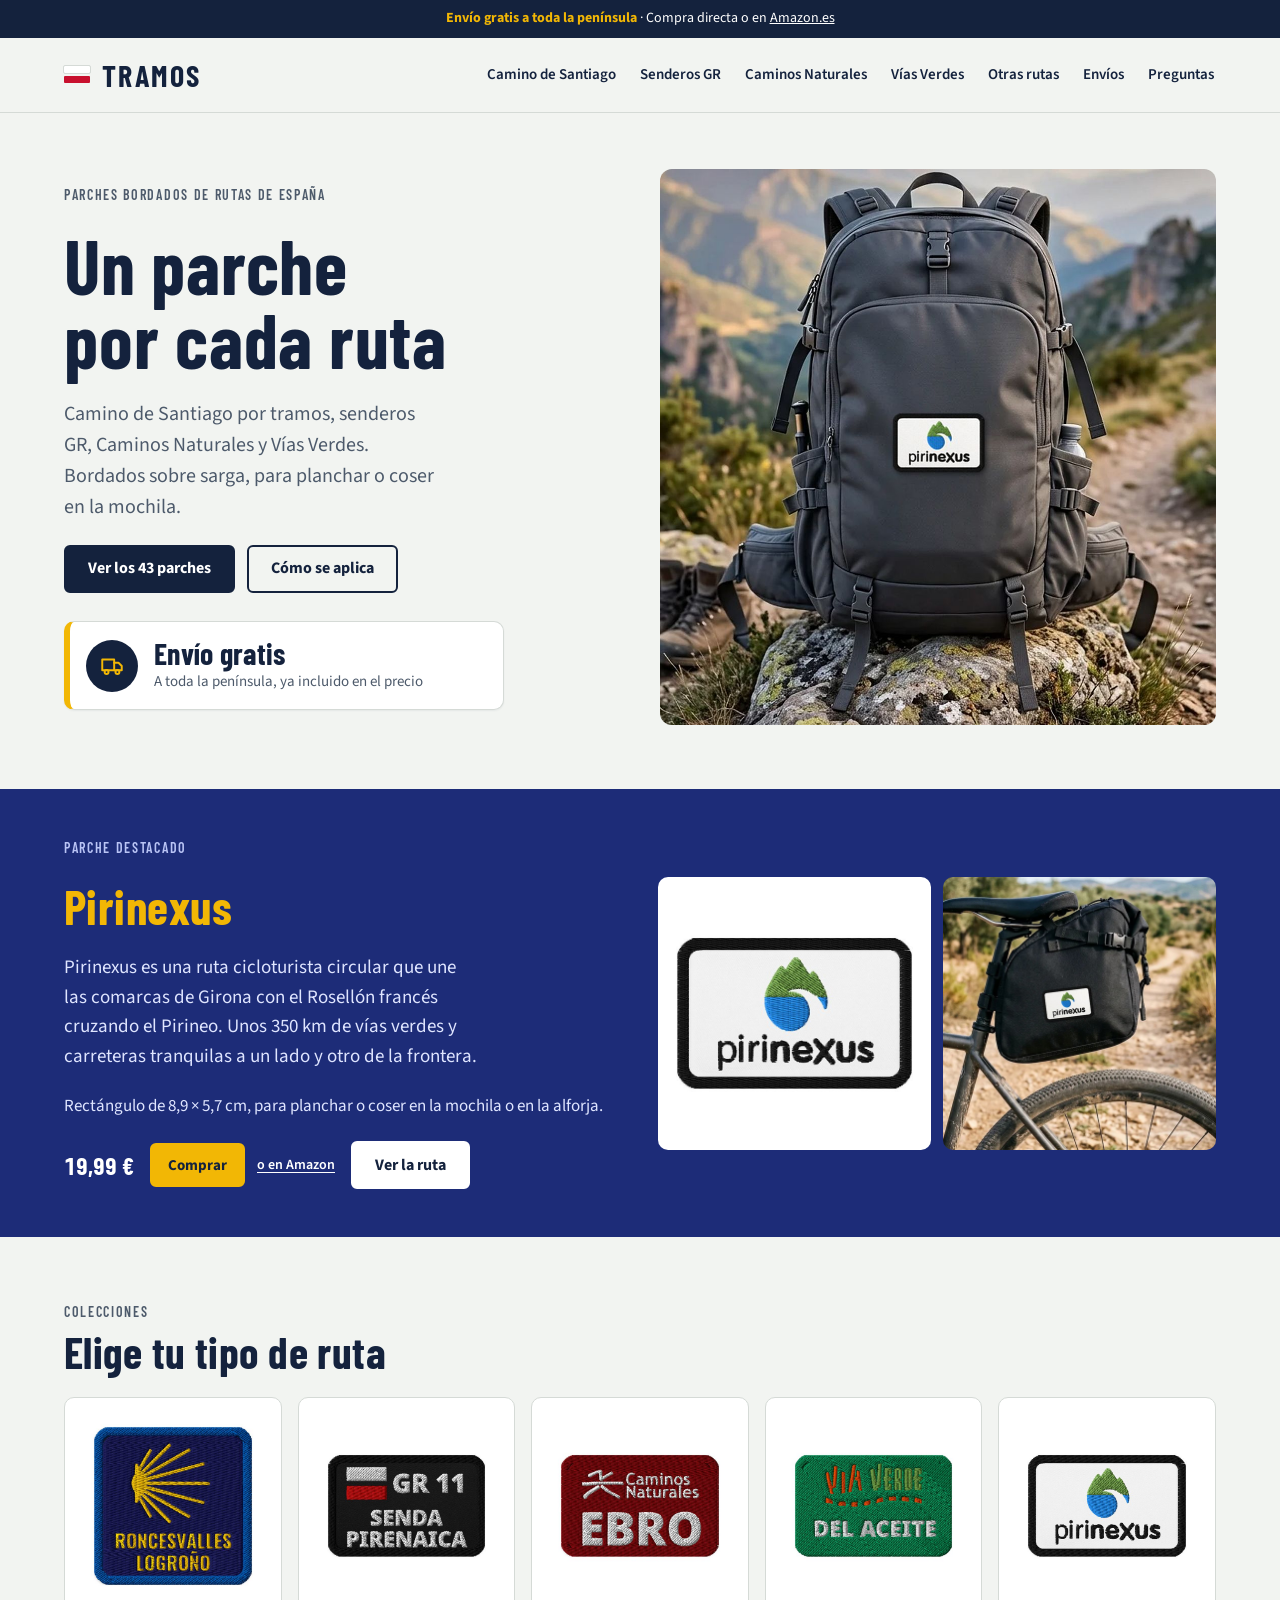
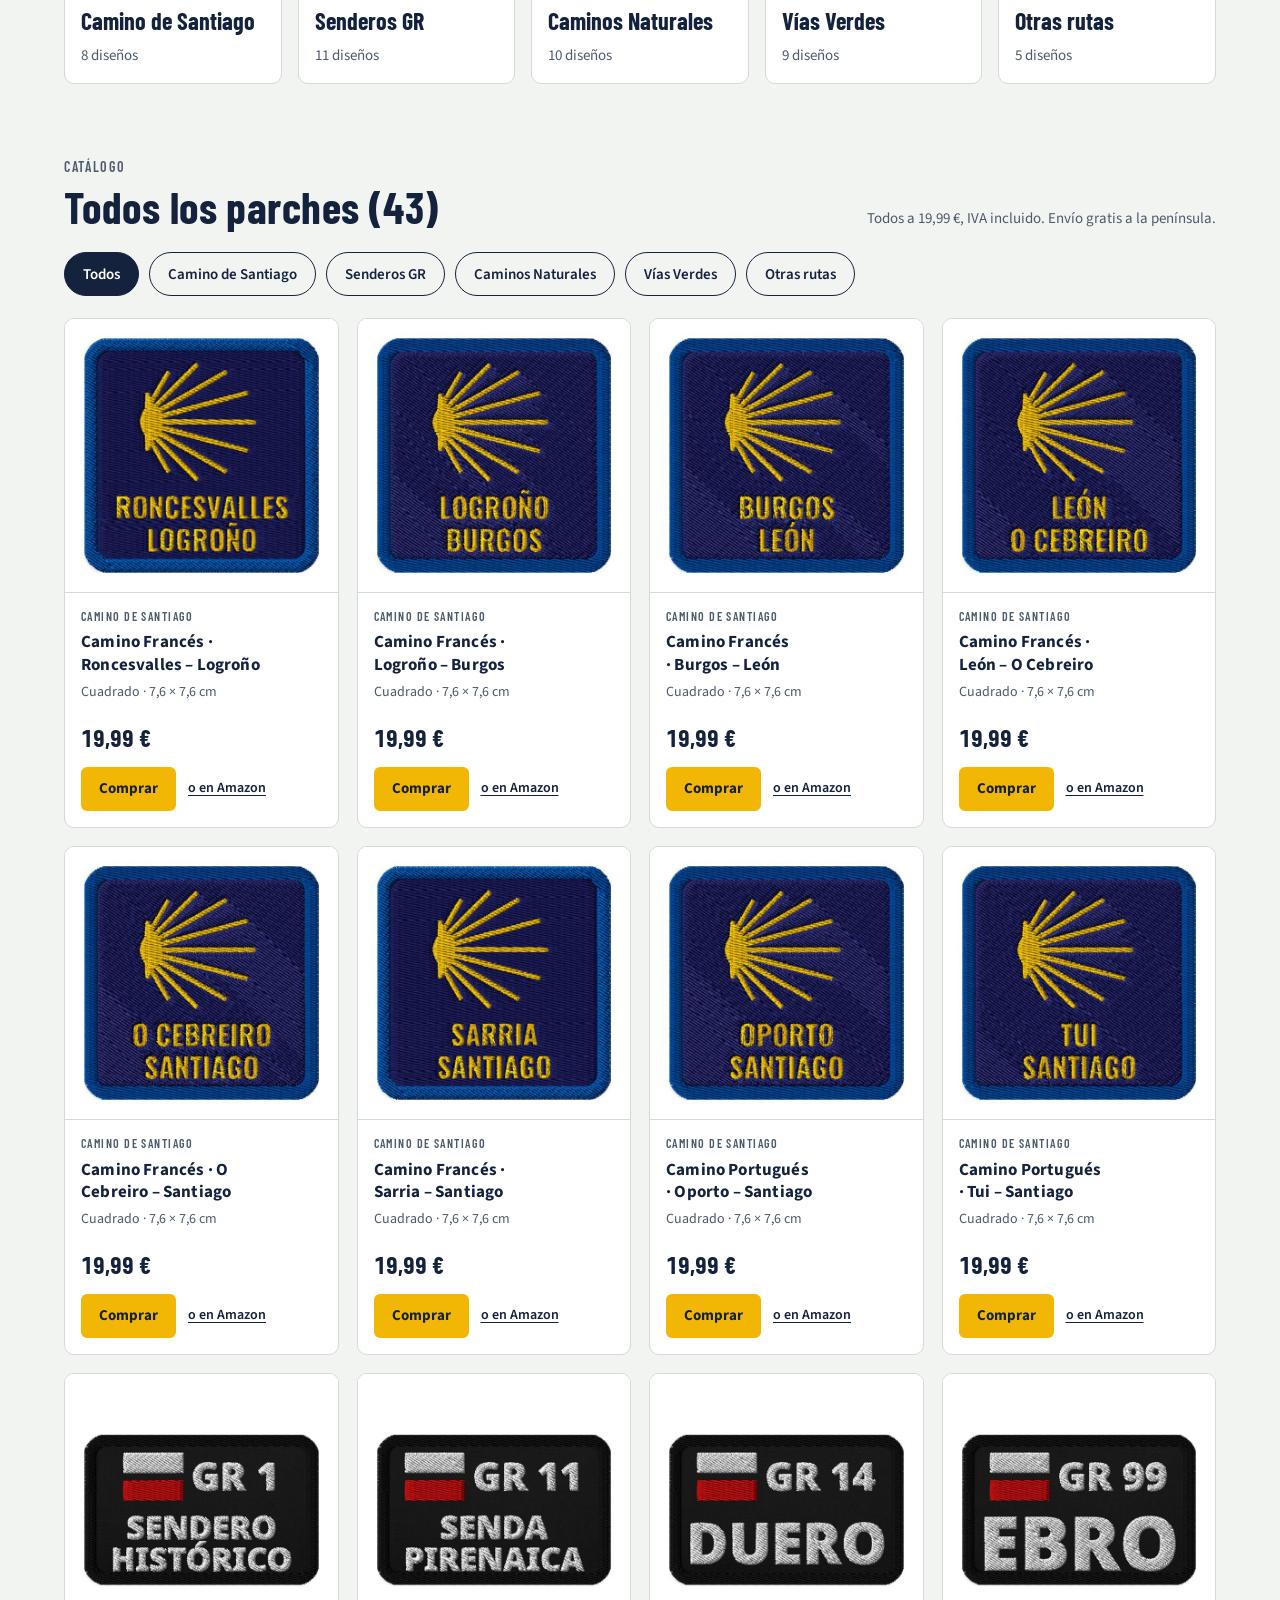
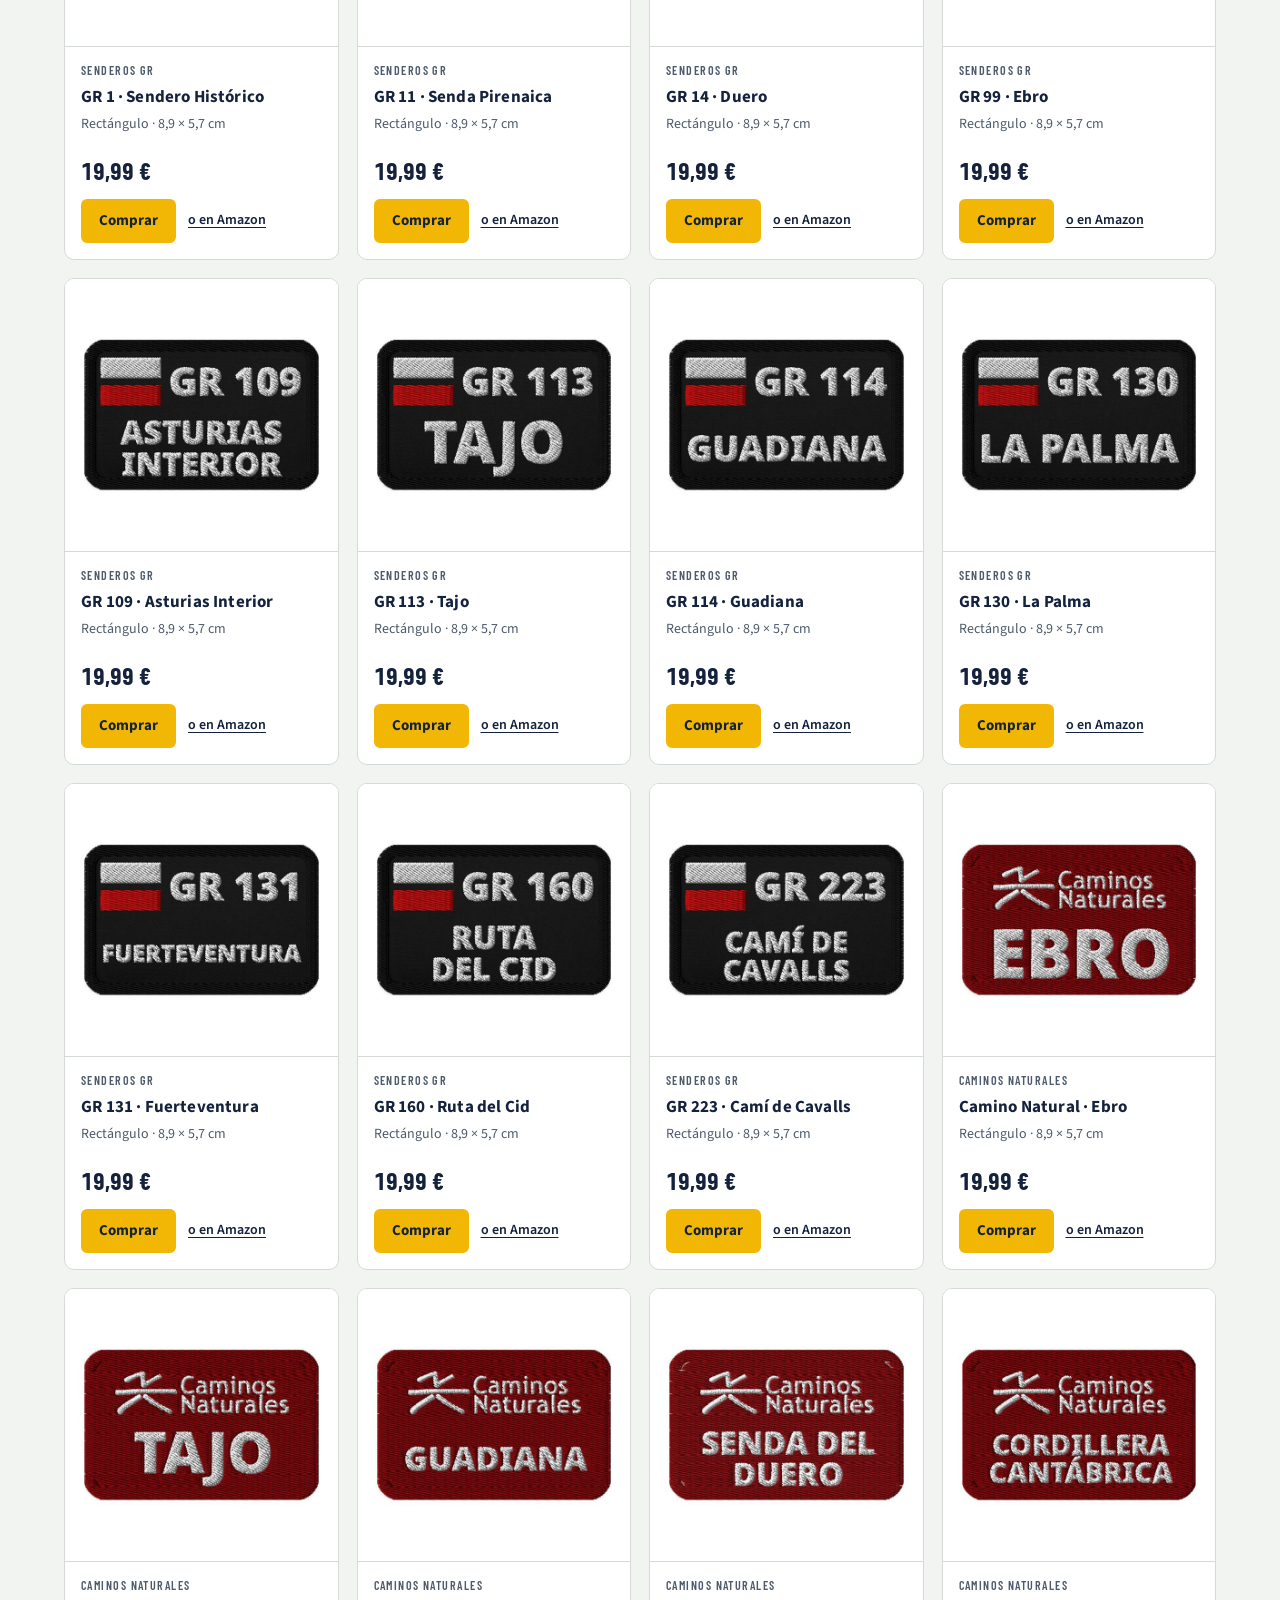
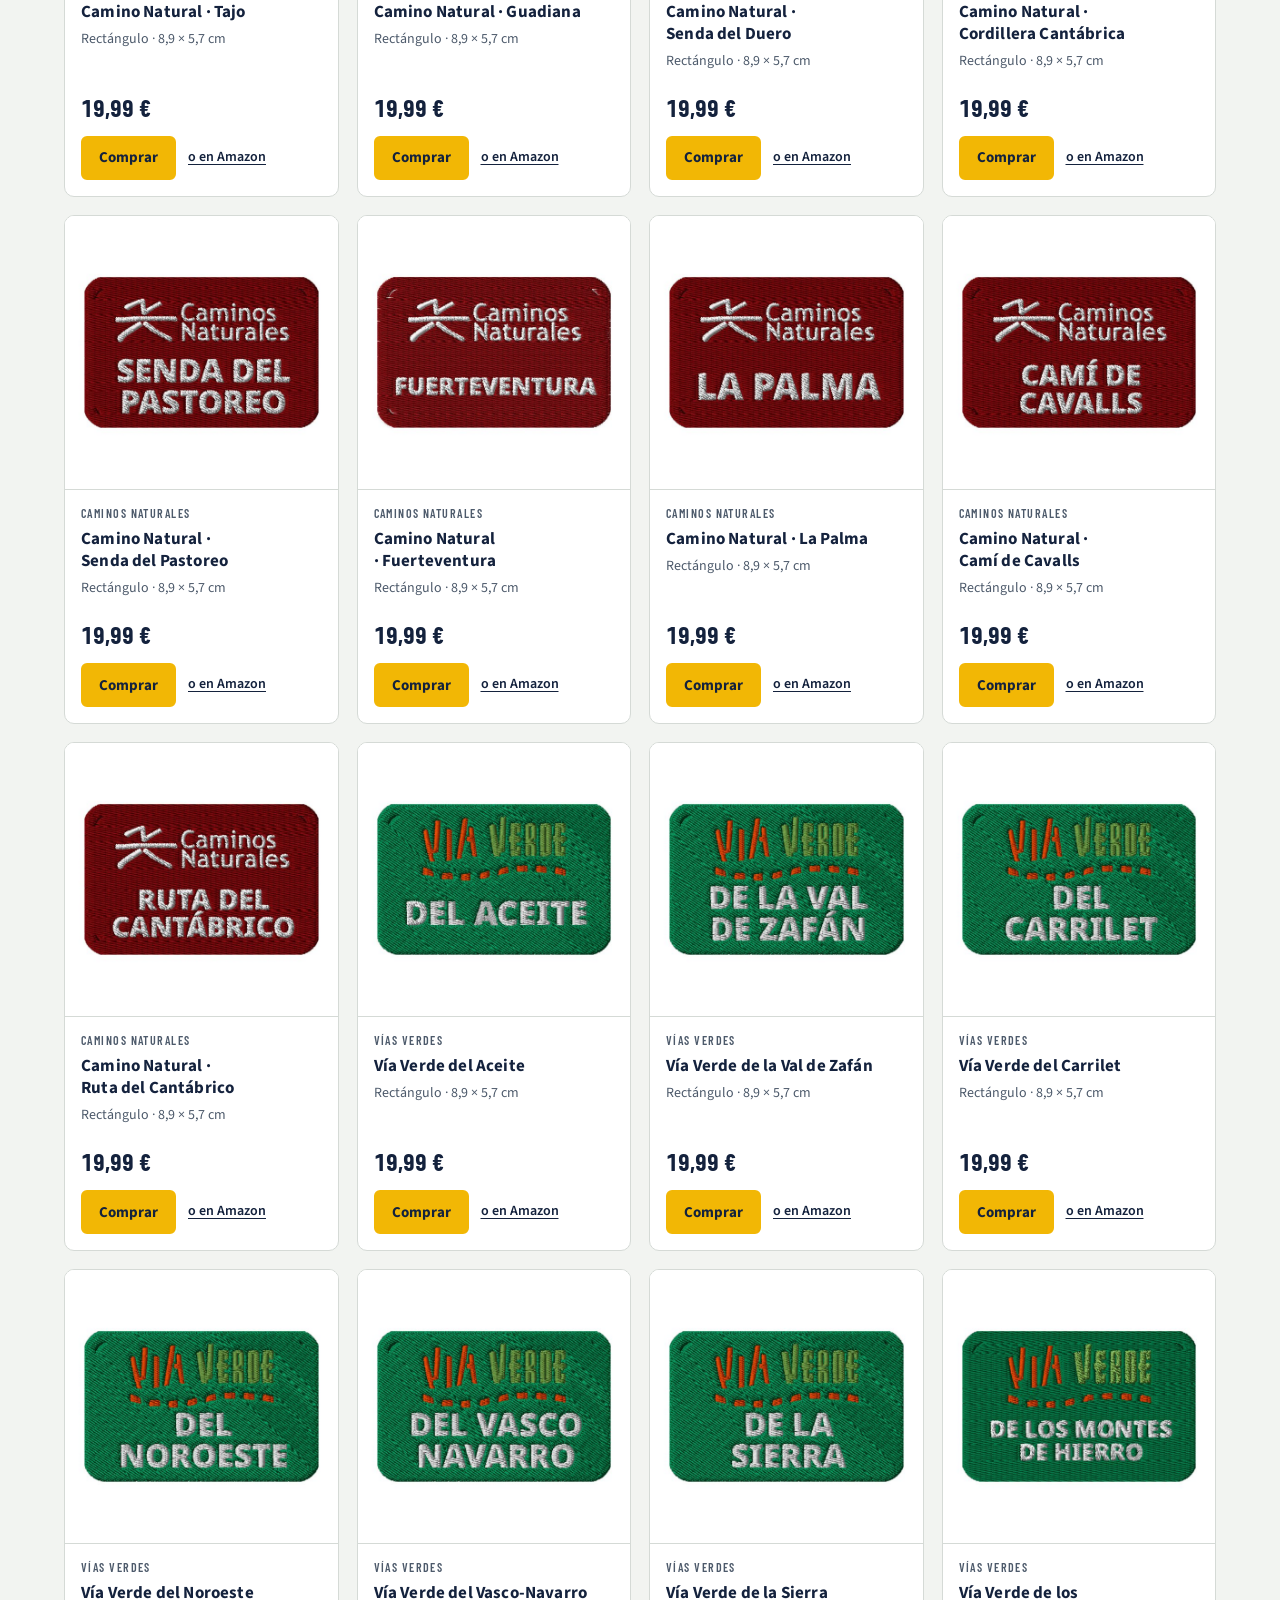
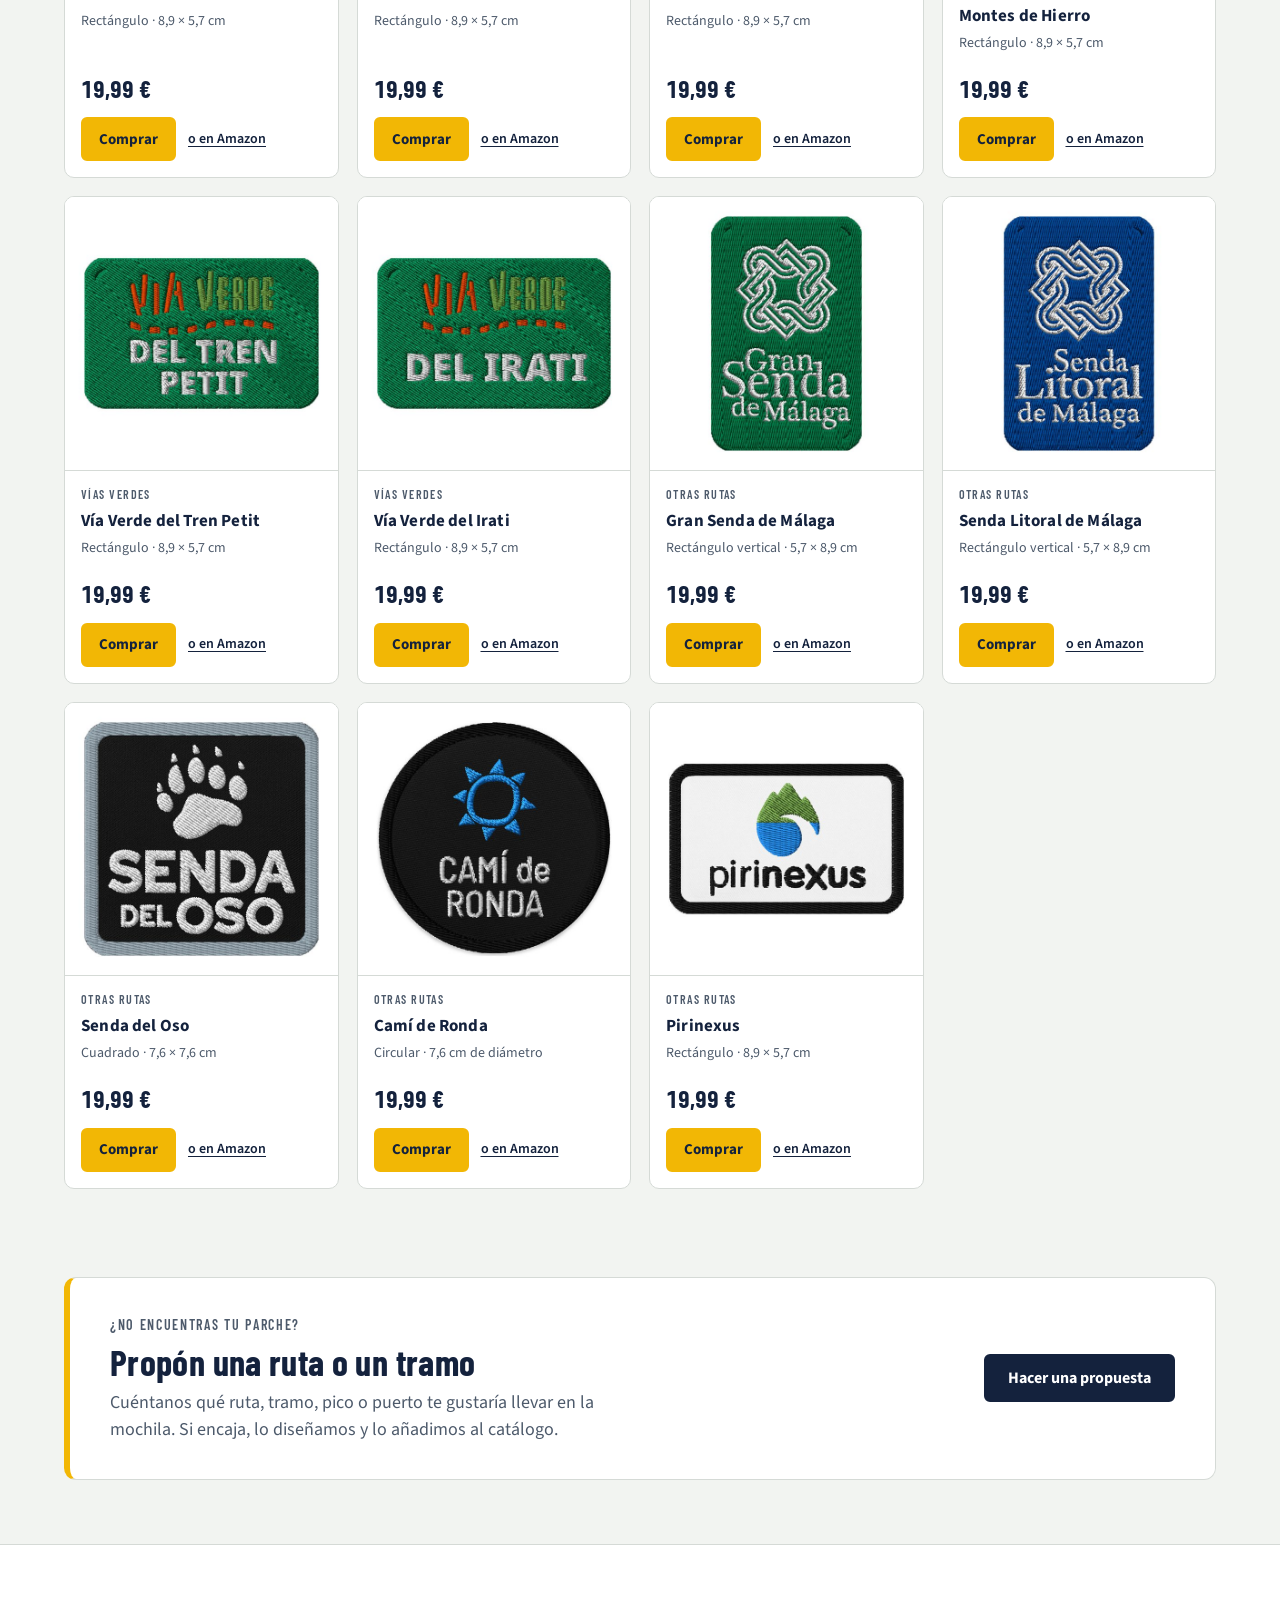
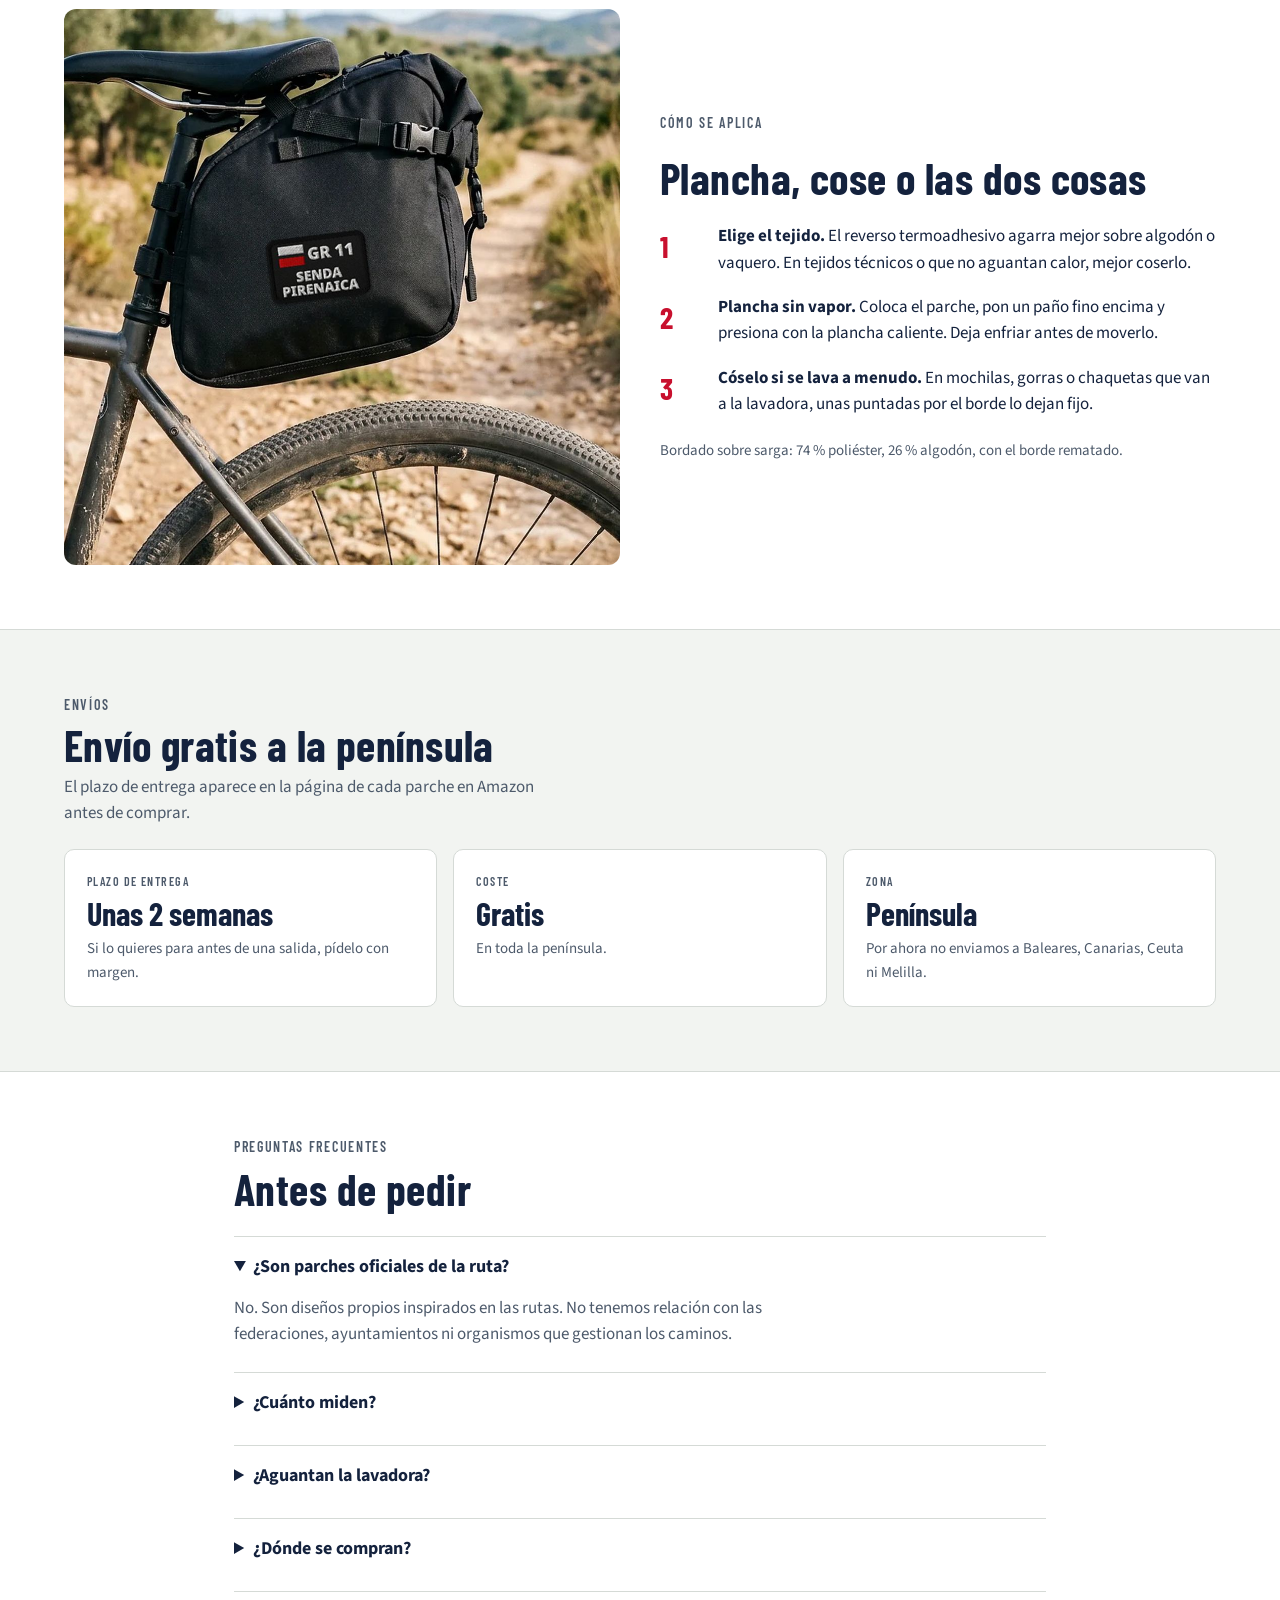
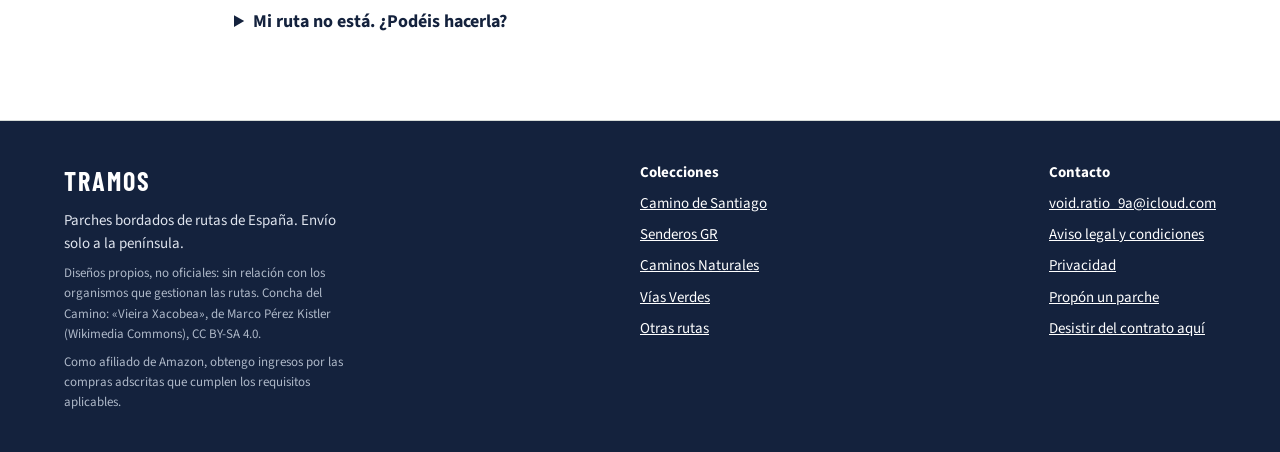
<file: index.html>
<!doctype html>
<html lang="es">
<head>
<meta charset="utf-8">
<meta name="viewport" content="width=device-width, initial-scale=1">
<title>Tramos · Parches bordados de rutas de España</title>
<meta name="description" content="Parches bordados del Camino de Santiago por tramos, senderos GR, Caminos Naturales y Vías Verdes. 19,99 €, envío gratis a la península.">
<script>(function(){var p=location.pathname;if(!/\/$/.test(p)&&!/\.[a-z0-9]+$/i.test(p)){location.replace(p+'/'+location.search+location.hash)}})();</script>
<link rel="icon" href="assets/img/favicon.svg" type="image/svg+xml">
<link rel="stylesheet" href="assets/css/style.css">
</head>
<body>
<div class="topbar"><b>Envío gratis a toda la península</b> · Compra directa o en <a href="https://www.amazon.es/">Amazon.es</a></div>
<header class="site-header"><div class="wrap">
  <a class="logo" href="index.html"><span class="stripe" aria-hidden="true"><span class="w"></span><span class="r"></span></span><b>TRAMOS</b></a>
  <nav class="nav" aria-label="Principal">
    <a class="navlink" href="camino-de-santiago.html">Camino de Santiago</a>
    <a class="navlink" href="senderos-gr.html">Senderos GR</a>
    <a class="navlink" href="caminos-naturales.html">Caminos Naturales</a>
    <a class="navlink" href="vias-verdes.html">Vías Verdes</a>
    <a class="navlink" href="otras-rutas.html">Otras rutas</a>
    <a class="navlink" href="index.html#envios">Envíos</a>
    <a class="navlink" href="index.html#faq">Preguntas</a>
  </nav>
</div></header>
<main id="top">
<section class="wrap hero">
  <div class="stack">
    <span class="eyebrow">Parches bordados de rutas de España</span>
    <h1 class="h-xl">Un parche por cada ruta</h1>
    <p class="lead">Camino de Santiago por tramos, senderos GR, Caminos Naturales y Vías Verdes. Bordados sobre sarga, para planchar o coser en la mochila.</p>
    <div class="row"><a class="btn btn-solid" href="#parches">Ver los 43 parches</a><a class="btn btn-ghost" href="#como">Cómo se aplica</a></div>
    <div class="ship"><span class="ship-ico" aria-hidden="true"><svg viewBox="0 0 24 24" width="26" height="26" fill="none" stroke="currentColor" stroke-width="1.8" stroke-linecap="round" stroke-linejoin="round"><path d="M3 6h11v10H3z"/><path d="M14 9h4l3 3v4h-7"/><circle cx="7" cy="17.5" r="1.8"/><circle cx="17" cy="17.5" r="1.8"/></svg></span><p><b>Envío gratis</b><span>A toda la península, ya incluido en el precio</span></p></div>
  </div>
  <img src="assets/img/hero-pirinexus.jpg" alt="Mochila en un sendero de montaña con el parche de Pirinexus" width="1100" height="1100">
</section>

<section class="band" id="destacado"><div class="wrap featured">
  <div class="stack">
    <span class="eyebrow" style="color:#b9c4f5">Parche destacado</span>
    <h2 style="font-size:48px">Pirinexus</h2>
    <p style="font-size:19px;max-width:46ch">Pirinexus es una ruta cicloturista circular que une las comarcas de Girona con el Rosellón francés cruzando el Pirineo. Unos 350 km de vías verdes y carreteras tranquilas a un lado y otro de la frontera.</p>
    <p>Rectángulo de 8,9 × 5,7 cm, para planchar o coser en la mochila o en la alforja.</p>
    <div class="row" style="align-items:center;gap:16px"><span class="price" style="color:#fff">19,99 €</span><span class="buyslot" data-sku="TRM-PIRX" data-style="light"><span class="soon" style="color:#dfe5ff;border-color:#8ea0e0">Próximamente en Amazon</span></span><a class="btn btn-light" href="otras-rutas.html#trm-pirx">Ver la ruta</a></div>
  </div>
  <div class="imgs">
    <img src="assets/img/trm-pirx.jpg" alt="Parche bordado Pirinexus" width="600" height="600">
    <img src="assets/img/pirinexus-alforja.jpg" alt="Parche de Pirinexus en una alforja de bicicleta" loading="lazy" width="1100" height="1100">
  </div>
</div></section>

<section id="colecciones" class="wrap section stack" style="padding-bottom:24px">
  <div class="stack" style="gap:6px"><span class="eyebrow">Colecciones</span><h2 class="h-l">Elige tu tipo de ruta</h2></div>
  <div class="grid-coll">
    <a class="coll" href="camino-de-santiago.html"><img src="assets/img/trm-cf1.jpg" alt="Parche Camino Francés Roncesvalles – Logroño" loading="lazy" width="600" height="600"><strong>Camino de Santiago</strong><span class="muted" style="font-size:15px">8 diseños</span></a>
    <a class="coll" href="senderos-gr.html"><img src="assets/img/trm-gr11.jpg" alt="Parche GR 11 Senda Pirenaica" loading="lazy" width="600" height="600"><strong>Senderos GR</strong><span class="muted" style="font-size:15px">11 diseños</span></a>
    <a class="coll" href="caminos-naturales.html"><img src="assets/img/trm-cn01.jpg" alt="Parche Camino Natural del Ebro" loading="lazy" width="600" height="600"><strong>Caminos Naturales</strong><span class="muted" style="font-size:15px">10 diseños</span></a>
    <a class="coll" href="vias-verdes.html"><img src="assets/img/trm-vv01.jpg" alt="Parche Vía Verde del Aceite" loading="lazy" width="600" height="600"><strong>Vías Verdes</strong><span class="muted" style="font-size:15px">9 diseños</span></a>
    <a class="coll" href="otras-rutas.html"><img src="assets/img/trm-pirx.jpg" alt="Parche Pirinexus" loading="lazy" width="600" height="600"><strong>Otras rutas</strong><span class="muted" style="font-size:15px">5 diseños</span></a>
  </div>
</section>

<section id="parches" class="wrap section stack" style="padding-top:48px">
  <div class="row" style="justify-content:space-between;align-items:end;gap:16px">
    <div class="stack" style="gap:6px"><span class="eyebrow">Catálogo</span><h2 class="h-l" id="cat-heading">Todos los parches (43)</h2></div>
    <p class="muted" style="font-size:15px">Todos a 19,99 €, IVA incluido. Envío gratis a la península.</p>
  </div>
  <div class="chips" role="group" aria-label="Filtrar por colección"><button type="button" class="chip is-on" data-filter="all" aria-pressed="true">Todos</button><button type="button" class="chip" data-filter="cs" aria-pressed="false">Camino de Santiago</button><button type="button" class="chip" data-filter="gr" aria-pressed="false">Senderos GR</button><button type="button" class="chip" data-filter="cn" aria-pressed="false">Caminos Naturales</button><button type="button" class="chip" data-filter="vv" aria-pressed="false">Vías Verdes</button><button type="button" class="chip" data-filter="ot" aria-pressed="false">Otras rutas</button></div>
  <div class="grid-p" id="grid">
      <article class="pcard" data-col="cs">
        <img class="pimg" src="assets/img/trm-cf1.jpg" alt="Parche bordado Camino Francés · Roncesvalles – Logroño" loading="lazy" width="600" height="600">
        <div class="pbody">
          <span class="eyebrow" style="font-size:12px">Camino de Santiago</span>
          <h3>Camino Francés · Roncesvalles – Logroño</h3>
          <span class="meta">Cuadrado · 7,6 × 7,6 cm</span>
          <div class="pfoot"><span class="price">19,99 €</span><span class="buyslot" data-sku="TRM-CF1"><span class="soon">Próximamente en Amazon</span></span></div>
        </div>
      </article>
      <article class="pcard" data-col="cs">
        <img class="pimg" src="assets/img/trm-cf2.jpg" alt="Parche bordado Camino Francés · Logroño – Burgos" loading="lazy" width="600" height="600">
        <div class="pbody">
          <span class="eyebrow" style="font-size:12px">Camino de Santiago</span>
          <h3>Camino Francés · Logroño – Burgos</h3>
          <span class="meta">Cuadrado · 7,6 × 7,6 cm</span>
          <div class="pfoot"><span class="price">19,99 €</span><span class="buyslot" data-sku="TRM-CF2"><span class="soon">Próximamente en Amazon</span></span></div>
        </div>
      </article>
      <article class="pcard" data-col="cs">
        <img class="pimg" src="assets/img/trm-cf3.jpg" alt="Parche bordado Camino Francés · Burgos – León" loading="lazy" width="600" height="600">
        <div class="pbody">
          <span class="eyebrow" style="font-size:12px">Camino de Santiago</span>
          <h3>Camino Francés · Burgos – León</h3>
          <span class="meta">Cuadrado · 7,6 × 7,6 cm</span>
          <div class="pfoot"><span class="price">19,99 €</span><span class="buyslot" data-sku="TRM-CF3"><span class="soon">Próximamente en Amazon</span></span></div>
        </div>
      </article>
      <article class="pcard" data-col="cs">
        <img class="pimg" src="assets/img/trm-cf4.jpg" alt="Parche bordado Camino Francés · León – O Cebreiro" loading="lazy" width="600" height="600">
        <div class="pbody">
          <span class="eyebrow" style="font-size:12px">Camino de Santiago</span>
          <h3>Camino Francés · León – O Cebreiro</h3>
          <span class="meta">Cuadrado · 7,6 × 7,6 cm</span>
          <div class="pfoot"><span class="price">19,99 €</span><span class="buyslot" data-sku="TRM-CF4"><span class="soon">Próximamente en Amazon</span></span></div>
        </div>
      </article>
      <article class="pcard" data-col="cs">
        <img class="pimg" src="assets/img/trm-cf5.jpg" alt="Parche bordado Camino Francés · O Cebreiro – Santiago" loading="lazy" width="600" height="600">
        <div class="pbody">
          <span class="eyebrow" style="font-size:12px">Camino de Santiago</span>
          <h3>Camino Francés · O Cebreiro – Santiago</h3>
          <span class="meta">Cuadrado · 7,6 × 7,6 cm</span>
          <div class="pfoot"><span class="price">19,99 €</span><span class="buyslot" data-sku="TRM-CF5"><span class="soon">Próximamente en Amazon</span></span></div>
        </div>
      </article>
      <article class="pcard" data-col="cs">
        <img class="pimg" src="assets/img/trm-cfsar.jpg" alt="Parche bordado Camino Francés · Sarria – Santiago" loading="lazy" width="600" height="600">
        <div class="pbody">
          <span class="eyebrow" style="font-size:12px">Camino de Santiago</span>
          <h3>Camino Francés · Sarria – Santiago</h3>
          <span class="meta">Cuadrado · 7,6 × 7,6 cm</span>
          <div class="pfoot"><span class="price">19,99 €</span><span class="buyslot" data-sku="TRM-CFSAR"><span class="soon">Próximamente en Amazon</span></span></div>
        </div>
      </article>
      <article class="pcard" data-col="cs">
        <img class="pimg" src="assets/img/trm-cpopo.jpg" alt="Parche bordado Camino Portugués · Oporto – Santiago" loading="lazy" width="600" height="600">
        <div class="pbody">
          <span class="eyebrow" style="font-size:12px">Camino de Santiago</span>
          <h3>Camino Portugués · Oporto – Santiago</h3>
          <span class="meta">Cuadrado · 7,6 × 7,6 cm</span>
          <div class="pfoot"><span class="price">19,99 €</span><span class="buyslot" data-sku="TRM-CPOPO"><span class="soon">Próximamente en Amazon</span></span></div>
        </div>
      </article>
      <article class="pcard" data-col="cs">
        <img class="pimg" src="assets/img/trm-cptui.jpg" alt="Parche bordado Camino Portugués · Tui – Santiago" loading="lazy" width="600" height="600">
        <div class="pbody">
          <span class="eyebrow" style="font-size:12px">Camino de Santiago</span>
          <h3>Camino Portugués · Tui – Santiago</h3>
          <span class="meta">Cuadrado · 7,6 × 7,6 cm</span>
          <div class="pfoot"><span class="price">19,99 €</span><span class="buyslot" data-sku="TRM-CPTUI"><span class="soon">Próximamente en Amazon</span></span></div>
        </div>
      </article>
      <article class="pcard" data-col="gr">
        <img class="pimg" src="assets/img/trm-gr1.jpg" alt="Parche bordado GR 1 · Sendero Histórico" loading="lazy" width="600" height="600">
        <div class="pbody">
          <span class="eyebrow" style="font-size:12px">Senderos GR</span>
          <h3>GR 1 · Sendero Histórico</h3>
          <span class="meta">Rectángulo · 8,9 × 5,7 cm</span>
          <div class="pfoot"><span class="price">19,99 €</span><span class="buyslot" data-sku="TRM-GR1"><span class="soon">Próximamente en Amazon</span></span></div>
        </div>
      </article>
      <article class="pcard" data-col="gr">
        <img class="pimg" src="assets/img/trm-gr11.jpg" alt="Parche bordado GR 11 · Senda Pirenaica" loading="lazy" width="600" height="600">
        <div class="pbody">
          <span class="eyebrow" style="font-size:12px">Senderos GR</span>
          <h3>GR 11 · Senda Pirenaica</h3>
          <span class="meta">Rectángulo · 8,9 × 5,7 cm</span>
          <div class="pfoot"><span class="price">19,99 €</span><span class="buyslot" data-sku="TRM-GR11"><span class="soon">Próximamente en Amazon</span></span></div>
        </div>
      </article>
      <article class="pcard" data-col="gr">
        <img class="pimg" src="assets/img/trm-gr14.jpg" alt="Parche bordado GR 14 · Duero" loading="lazy" width="600" height="600">
        <div class="pbody">
          <span class="eyebrow" style="font-size:12px">Senderos GR</span>
          <h3>GR 14 · Duero</h3>
          <span class="meta">Rectángulo · 8,9 × 5,7 cm</span>
          <div class="pfoot"><span class="price">19,99 €</span><span class="buyslot" data-sku="TRM-GR14"><span class="soon">Próximamente en Amazon</span></span></div>
        </div>
      </article>
      <article class="pcard" data-col="gr">
        <img class="pimg" src="assets/img/trm-gr99.jpg" alt="Parche bordado GR 99 · Ebro" loading="lazy" width="600" height="600">
        <div class="pbody">
          <span class="eyebrow" style="font-size:12px">Senderos GR</span>
          <h3>GR 99 · Ebro</h3>
          <span class="meta">Rectángulo · 8,9 × 5,7 cm</span>
          <div class="pfoot"><span class="price">19,99 €</span><span class="buyslot" data-sku="TRM-GR99"><span class="soon">Próximamente en Amazon</span></span></div>
        </div>
      </article>
      <article class="pcard" data-col="gr">
        <img class="pimg" src="assets/img/trm-gr109.jpg" alt="Parche bordado GR 109 · Asturias Interior" loading="lazy" width="600" height="600">
        <div class="pbody">
          <span class="eyebrow" style="font-size:12px">Senderos GR</span>
          <h3>GR 109 · Asturias Interior</h3>
          <span class="meta">Rectángulo · 8,9 × 5,7 cm</span>
          <div class="pfoot"><span class="price">19,99 €</span><span class="buyslot" data-sku="TRM-GR109"><span class="soon">Próximamente en Amazon</span></span></div>
        </div>
      </article>
      <article class="pcard" data-col="gr">
        <img class="pimg" src="assets/img/trm-gr113.jpg" alt="Parche bordado GR 113 · Tajo" loading="lazy" width="600" height="600">
        <div class="pbody">
          <span class="eyebrow" style="font-size:12px">Senderos GR</span>
          <h3>GR 113 · Tajo</h3>
          <span class="meta">Rectángulo · 8,9 × 5,7 cm</span>
          <div class="pfoot"><span class="price">19,99 €</span><span class="buyslot" data-sku="TRM-GR113"><span class="soon">Próximamente en Amazon</span></span></div>
        </div>
      </article>
      <article class="pcard" data-col="gr">
        <img class="pimg" src="assets/img/trm-gr114.jpg" alt="Parche bordado GR 114 · Guadiana" loading="lazy" width="600" height="600">
        <div class="pbody">
          <span class="eyebrow" style="font-size:12px">Senderos GR</span>
          <h3>GR 114 · Guadiana</h3>
          <span class="meta">Rectángulo · 8,9 × 5,7 cm</span>
          <div class="pfoot"><span class="price">19,99 €</span><span class="buyslot" data-sku="TRM-GR114"><span class="soon">Próximamente en Amazon</span></span></div>
        </div>
      </article>
      <article class="pcard" data-col="gr">
        <img class="pimg" src="assets/img/trm-gr130.jpg" alt="Parche bordado GR 130 · La Palma" loading="lazy" width="600" height="600">
        <div class="pbody">
          <span class="eyebrow" style="font-size:12px">Senderos GR</span>
          <h3>GR 130 · La Palma</h3>
          <span class="meta">Rectángulo · 8,9 × 5,7 cm</span>
          <div class="pfoot"><span class="price">19,99 €</span><span class="buyslot" data-sku="TRM-GR130"><span class="soon">Próximamente en Amazon</span></span></div>
        </div>
      </article>
      <article class="pcard" data-col="gr">
        <img class="pimg" src="assets/img/trm-gr131.jpg" alt="Parche bordado GR 131 · Fuerteventura" loading="lazy" width="600" height="600">
        <div class="pbody">
          <span class="eyebrow" style="font-size:12px">Senderos GR</span>
          <h3>GR 131 · Fuerteventura</h3>
          <span class="meta">Rectángulo · 8,9 × 5,7 cm</span>
          <div class="pfoot"><span class="price">19,99 €</span><span class="buyslot" data-sku="TRM-GR131"><span class="soon">Próximamente en Amazon</span></span></div>
        </div>
      </article>
      <article class="pcard" data-col="gr">
        <img class="pimg" src="assets/img/trm-gr160.jpg" alt="Parche bordado GR 160 · Ruta del Cid" loading="lazy" width="600" height="600">
        <div class="pbody">
          <span class="eyebrow" style="font-size:12px">Senderos GR</span>
          <h3>GR 160 · Ruta del Cid</h3>
          <span class="meta">Rectángulo · 8,9 × 5,7 cm</span>
          <div class="pfoot"><span class="price">19,99 €</span><span class="buyslot" data-sku="TRM-GR160"><span class="soon">Próximamente en Amazon</span></span></div>
        </div>
      </article>
      <article class="pcard" data-col="gr">
        <img class="pimg" src="assets/img/trm-gr223.jpg" alt="Parche bordado GR 223 · Camí de Cavalls" loading="lazy" width="600" height="600">
        <div class="pbody">
          <span class="eyebrow" style="font-size:12px">Senderos GR</span>
          <h3>GR 223 · Camí de Cavalls</h3>
          <span class="meta">Rectángulo · 8,9 × 5,7 cm</span>
          <div class="pfoot"><span class="price">19,99 €</span><span class="buyslot" data-sku="TRM-GR223"><span class="soon">Próximamente en Amazon</span></span></div>
        </div>
      </article>
      <article class="pcard" data-col="cn">
        <img class="pimg" src="assets/img/trm-cn01.jpg" alt="Parche bordado Camino Natural · Ebro" loading="lazy" width="600" height="600">
        <div class="pbody">
          <span class="eyebrow" style="font-size:12px">Caminos Naturales</span>
          <h3>Camino Natural · Ebro</h3>
          <span class="meta">Rectángulo · 8,9 × 5,7 cm</span>
          <div class="pfoot"><span class="price">19,99 €</span><span class="buyslot" data-sku="TRM-CN01"><span class="soon">Próximamente en Amazon</span></span></div>
        </div>
      </article>
      <article class="pcard" data-col="cn">
        <img class="pimg" src="assets/img/trm-cn02.jpg" alt="Parche bordado Camino Natural · Tajo" loading="lazy" width="600" height="600">
        <div class="pbody">
          <span class="eyebrow" style="font-size:12px">Caminos Naturales</span>
          <h3>Camino Natural · Tajo</h3>
          <span class="meta">Rectángulo · 8,9 × 5,7 cm</span>
          <div class="pfoot"><span class="price">19,99 €</span><span class="buyslot" data-sku="TRM-CN02"><span class="soon">Próximamente en Amazon</span></span></div>
        </div>
      </article>
      <article class="pcard" data-col="cn">
        <img class="pimg" src="assets/img/trm-cn03.jpg" alt="Parche bordado Camino Natural · Guadiana" loading="lazy" width="600" height="600">
        <div class="pbody">
          <span class="eyebrow" style="font-size:12px">Caminos Naturales</span>
          <h3>Camino Natural · Guadiana</h3>
          <span class="meta">Rectángulo · 8,9 × 5,7 cm</span>
          <div class="pfoot"><span class="price">19,99 €</span><span class="buyslot" data-sku="TRM-CN03"><span class="soon">Próximamente en Amazon</span></span></div>
        </div>
      </article>
      <article class="pcard" data-col="cn">
        <img class="pimg" src="assets/img/trm-cn04.jpg" alt="Parche bordado Camino Natural · Senda del Duero" loading="lazy" width="600" height="600">
        <div class="pbody">
          <span class="eyebrow" style="font-size:12px">Caminos Naturales</span>
          <h3>Camino Natural · Senda del Duero</h3>
          <span class="meta">Rectángulo · 8,9 × 5,7 cm</span>
          <div class="pfoot"><span class="price">19,99 €</span><span class="buyslot" data-sku="TRM-CN04"><span class="soon">Próximamente en Amazon</span></span></div>
        </div>
      </article>
      <article class="pcard" data-col="cn">
        <img class="pimg" src="assets/img/trm-cn05.jpg" alt="Parche bordado Camino Natural · Cordillera Cantábrica" loading="lazy" width="600" height="600">
        <div class="pbody">
          <span class="eyebrow" style="font-size:12px">Caminos Naturales</span>
          <h3>Camino Natural · Cordillera Cantábrica</h3>
          <span class="meta">Rectángulo · 8,9 × 5,7 cm</span>
          <div class="pfoot"><span class="price">19,99 €</span><span class="buyslot" data-sku="TRM-CN05"><span class="soon">Próximamente en Amazon</span></span></div>
        </div>
      </article>
      <article class="pcard" data-col="cn">
        <img class="pimg" src="assets/img/trm-cn06.jpg" alt="Parche bordado Camino Natural · Senda del Pastoreo" loading="lazy" width="600" height="600">
        <div class="pbody">
          <span class="eyebrow" style="font-size:12px">Caminos Naturales</span>
          <h3>Camino Natural · Senda del Pastoreo</h3>
          <span class="meta">Rectángulo · 8,9 × 5,7 cm</span>
          <div class="pfoot"><span class="price">19,99 €</span><span class="buyslot" data-sku="TRM-CN06"><span class="soon">Próximamente en Amazon</span></span></div>
        </div>
      </article>
      <article class="pcard" data-col="cn">
        <img class="pimg" src="assets/img/trm-cn07.jpg" alt="Parche bordado Camino Natural · Fuerteventura" loading="lazy" width="600" height="600">
        <div class="pbody">
          <span class="eyebrow" style="font-size:12px">Caminos Naturales</span>
          <h3>Camino Natural · Fuerteventura</h3>
          <span class="meta">Rectángulo · 8,9 × 5,7 cm</span>
          <div class="pfoot"><span class="price">19,99 €</span><span class="buyslot" data-sku="TRM-CN07"><span class="soon">Próximamente en Amazon</span></span></div>
        </div>
      </article>
      <article class="pcard" data-col="cn">
        <img class="pimg" src="assets/img/trm-cn08.jpg" alt="Parche bordado Camino Natural · La Palma" loading="lazy" width="600" height="600">
        <div class="pbody">
          <span class="eyebrow" style="font-size:12px">Caminos Naturales</span>
          <h3>Camino Natural · La Palma</h3>
          <span class="meta">Rectángulo · 8,9 × 5,7 cm</span>
          <div class="pfoot"><span class="price">19,99 €</span><span class="buyslot" data-sku="TRM-CN08"><span class="soon">Próximamente en Amazon</span></span></div>
        </div>
      </article>
      <article class="pcard" data-col="cn">
        <img class="pimg" src="assets/img/trm-cn09.jpg" alt="Parche bordado Camino Natural · Camí de Cavalls" loading="lazy" width="600" height="600">
        <div class="pbody">
          <span class="eyebrow" style="font-size:12px">Caminos Naturales</span>
          <h3>Camino Natural · Camí de Cavalls</h3>
          <span class="meta">Rectángulo · 8,9 × 5,7 cm</span>
          <div class="pfoot"><span class="price">19,99 €</span><span class="buyslot" data-sku="TRM-CN09"><span class="soon">Próximamente en Amazon</span></span></div>
        </div>
      </article>
      <article class="pcard" data-col="cn">
        <img class="pimg" src="assets/img/trm-cn10.jpg" alt="Parche bordado Camino Natural · Ruta del Cantábrico" loading="lazy" width="600" height="600">
        <div class="pbody">
          <span class="eyebrow" style="font-size:12px">Caminos Naturales</span>
          <h3>Camino Natural · Ruta del Cantábrico</h3>
          <span class="meta">Rectángulo · 8,9 × 5,7 cm</span>
          <div class="pfoot"><span class="price">19,99 €</span><span class="buyslot" data-sku="TRM-CN10"><span class="soon">Próximamente en Amazon</span></span></div>
        </div>
      </article>
      <article class="pcard" data-col="vv">
        <img class="pimg" src="assets/img/trm-vv01.jpg" alt="Parche bordado Vía Verde del Aceite" loading="lazy" width="600" height="600">
        <div class="pbody">
          <span class="eyebrow" style="font-size:12px">Vías Verdes</span>
          <h3>Vía Verde del Aceite</h3>
          <span class="meta">Rectángulo · 8,9 × 5,7 cm</span>
          <div class="pfoot"><span class="price">19,99 €</span><span class="buyslot" data-sku="TRM-VV01"><span class="soon">Próximamente en Amazon</span></span></div>
        </div>
      </article>
      <article class="pcard" data-col="vv">
        <img class="pimg" src="assets/img/trm-vv02.jpg" alt="Parche bordado Vía Verde de la Val de Zafán" loading="lazy" width="600" height="600">
        <div class="pbody">
          <span class="eyebrow" style="font-size:12px">Vías Verdes</span>
          <h3>Vía Verde de la Val de Zafán</h3>
          <span class="meta">Rectángulo · 8,9 × 5,7 cm</span>
          <div class="pfoot"><span class="price">19,99 €</span><span class="buyslot" data-sku="TRM-VV02"><span class="soon">Próximamente en Amazon</span></span></div>
        </div>
      </article>
      <article class="pcard" data-col="vv">
        <img class="pimg" src="assets/img/trm-vv03.jpg" alt="Parche bordado Vía Verde del Carrilet" loading="lazy" width="600" height="600">
        <div class="pbody">
          <span class="eyebrow" style="font-size:12px">Vías Verdes</span>
          <h3>Vía Verde del Carrilet</h3>
          <span class="meta">Rectángulo · 8,9 × 5,7 cm</span>
          <div class="pfoot"><span class="price">19,99 €</span><span class="buyslot" data-sku="TRM-VV03"><span class="soon">Próximamente en Amazon</span></span></div>
        </div>
      </article>
      <article class="pcard" data-col="vv">
        <img class="pimg" src="assets/img/trm-vv04.jpg" alt="Parche bordado Vía Verde del Noroeste" loading="lazy" width="600" height="600">
        <div class="pbody">
          <span class="eyebrow" style="font-size:12px">Vías Verdes</span>
          <h3>Vía Verde del Noroeste</h3>
          <span class="meta">Rectángulo · 8,9 × 5,7 cm</span>
          <div class="pfoot"><span class="price">19,99 €</span><span class="buyslot" data-sku="TRM-VV04"><span class="soon">Próximamente en Amazon</span></span></div>
        </div>
      </article>
      <article class="pcard" data-col="vv">
        <img class="pimg" src="assets/img/trm-vv05.jpg" alt="Parche bordado Vía Verde del Vasco-Navarro" loading="lazy" width="600" height="600">
        <div class="pbody">
          <span class="eyebrow" style="font-size:12px">Vías Verdes</span>
          <h3>Vía Verde del Vasco-Navarro</h3>
          <span class="meta">Rectángulo · 8,9 × 5,7 cm</span>
          <div class="pfoot"><span class="price">19,99 €</span><span class="buyslot" data-sku="TRM-VV05"><span class="soon">Próximamente en Amazon</span></span></div>
        </div>
      </article>
      <article class="pcard" data-col="vv">
        <img class="pimg" src="assets/img/trm-vv06.jpg" alt="Parche bordado Vía Verde de la Sierra" loading="lazy" width="600" height="600">
        <div class="pbody">
          <span class="eyebrow" style="font-size:12px">Vías Verdes</span>
          <h3>Vía Verde de la Sierra</h3>
          <span class="meta">Rectángulo · 8,9 × 5,7 cm</span>
          <div class="pfoot"><span class="price">19,99 €</span><span class="buyslot" data-sku="TRM-VV06"><span class="soon">Próximamente en Amazon</span></span></div>
        </div>
      </article>
      <article class="pcard" data-col="vv">
        <img class="pimg" src="assets/img/trm-vv07.jpg" alt="Parche bordado Vía Verde de los Montes de Hierro" loading="lazy" width="600" height="600">
        <div class="pbody">
          <span class="eyebrow" style="font-size:12px">Vías Verdes</span>
          <h3>Vía Verde de los Montes de Hierro</h3>
          <span class="meta">Rectángulo · 8,9 × 5,7 cm</span>
          <div class="pfoot"><span class="price">19,99 €</span><span class="buyslot" data-sku="TRM-VV07"><span class="soon">Próximamente en Amazon</span></span></div>
        </div>
      </article>
      <article class="pcard" data-col="vv">
        <img class="pimg" src="assets/img/trm-vv08.jpg" alt="Parche bordado Vía Verde del Tren Petit" loading="lazy" width="600" height="600">
        <div class="pbody">
          <span class="eyebrow" style="font-size:12px">Vías Verdes</span>
          <h3>Vía Verde del Tren Petit</h3>
          <span class="meta">Rectángulo · 8,9 × 5,7 cm</span>
          <div class="pfoot"><span class="price">19,99 €</span><span class="buyslot" data-sku="TRM-VV08"><span class="soon">Próximamente en Amazon</span></span></div>
        </div>
      </article>
      <article class="pcard" data-col="vv">
        <img class="pimg" src="assets/img/trm-vv09.jpg" alt="Parche bordado Vía Verde del Irati" loading="lazy" width="600" height="600">
        <div class="pbody">
          <span class="eyebrow" style="font-size:12px">Vías Verdes</span>
          <h3>Vía Verde del Irati</h3>
          <span class="meta">Rectángulo · 8,9 × 5,7 cm</span>
          <div class="pfoot"><span class="price">19,99 €</span><span class="buyslot" data-sku="TRM-VV09"><span class="soon">Próximamente en Amazon</span></span></div>
        </div>
      </article>
      <article class="pcard" data-col="ot">
        <img class="pimg" src="assets/img/trm-gsmal.jpg" alt="Parche bordado Gran Senda de Málaga" loading="lazy" width="600" height="600">
        <div class="pbody">
          <span class="eyebrow" style="font-size:12px">Otras rutas</span>
          <h3>Gran Senda de Málaga</h3>
          <span class="meta">Rectángulo vertical · 5,7 × 8,9 cm</span>
          <div class="pfoot"><span class="price">19,99 €</span><span class="buyslot" data-sku="TRM-GSMAL"><span class="soon">Próximamente en Amazon</span></span></div>
        </div>
      </article>
      <article class="pcard" data-col="ot">
        <img class="pimg" src="assets/img/trm-slmal.jpg" alt="Parche bordado Senda Litoral de Málaga" loading="lazy" width="600" height="600">
        <div class="pbody">
          <span class="eyebrow" style="font-size:12px">Otras rutas</span>
          <h3>Senda Litoral de Málaga</h3>
          <span class="meta">Rectángulo vertical · 5,7 × 8,9 cm</span>
          <div class="pfoot"><span class="price">19,99 €</span><span class="buyslot" data-sku="TRM-SLMAL"><span class="soon">Próximamente en Amazon</span></span></div>
        </div>
      </article>
      <article class="pcard" data-col="ot">
        <img class="pimg" src="assets/img/trm-oso.jpg" alt="Parche bordado Senda del Oso" loading="lazy" width="600" height="600">
        <div class="pbody">
          <span class="eyebrow" style="font-size:12px">Otras rutas</span>
          <h3>Senda del Oso</h3>
          <span class="meta">Cuadrado · 7,6 × 7,6 cm</span>
          <div class="pfoot"><span class="price">19,99 €</span><span class="buyslot" data-sku="TRM-OSO"><span class="soon">Próximamente en Amazon</span></span></div>
        </div>
      </article>
      <article class="pcard" data-col="ot">
        <img class="pimg" src="assets/img/trm-ronda.jpg" alt="Parche bordado Camí de Ronda" loading="lazy" width="600" height="600">
        <div class="pbody">
          <span class="eyebrow" style="font-size:12px">Otras rutas</span>
          <h3>Camí de Ronda</h3>
          <span class="meta">Circular · 7,6 cm de diámetro</span>
          <div class="pfoot"><span class="price">19,99 €</span><span class="buyslot" data-sku="TRM-RONDA"><span class="soon">Próximamente en Amazon</span></span></div>
        </div>
      </article>
      <article class="pcard" data-col="ot">
        <img class="pimg" src="assets/img/trm-pirx.jpg" alt="Parche bordado Pirinexus" loading="lazy" width="600" height="600">
        <div class="pbody">
          <span class="eyebrow" style="font-size:12px">Otras rutas</span>
          <h3>Pirinexus</h3>
          <span class="meta">Rectángulo · 8,9 × 5,7 cm</span>
          <div class="pfoot"><span class="price">19,99 €</span><span class="buyslot" data-sku="TRM-PIRX"><span class="soon">Próximamente en Amazon</span></span></div>
        </div>
      </article>
  </div>
</section>

<section class="wrap section" id="propuesta" style="padding-top:24px">
  <div class="propose">
    <div class="stack" style="gap:8px">
      <span class="eyebrow">¿No encuentras tu parche?</span>
      <h2 class="h-l">Propón una ruta o un tramo</h2>
      <p>Cuéntanos qué ruta, tramo, pico o puerto te gustaría llevar en la mochila. Si encaja, lo diseñamos y lo añadimos al catálogo.</p>
    </div>
    <a class="btn btn-solid" href="propuesta.html">Hacer una propuesta</a>
  </div>
</section>

<section id="como" class="panel"><div class="wrap section hero" style="padding-top:64px;padding-bottom:64px">
  <img src="assets/img/como-se-aplica.jpg" alt="Parche GR 11 Senda Pirenaica en una alforja de bicicleta" loading="lazy" width="1100" height="1100">
  <div class="stack">
    <span class="eyebrow">Cómo se aplica</span>
    <h2 class="h-l">Plancha, cose o las dos cosas</h2>
    <ol class="steps">
      <li><span class="num">1</span><div><strong>Elige el tejido.</strong> El reverso termoadhesivo agarra mejor sobre algodón o vaquero. En tejidos técnicos o que no aguantan calor, mejor coserlo.</div></li>
      <li><span class="num">2</span><div><strong>Plancha sin vapor.</strong> Coloca el parche, pon un paño fino encima y presiona con la plancha caliente. Deja enfriar antes de moverlo.</div></li>
      <li><span class="num">3</span><div><strong>Cóselo si se lava a menudo.</strong> En mochilas, gorras o chaquetas que van a la lavadora, unas puntadas por el borde lo dejan fijo.</div></li>
    </ol>
    <p class="muted" style="font-size:15px">Bordado sobre sarga: 74 % poliéster, 26 % algodón, con el borde rematado.</p>
  </div>
</div></section>

<section id="envios" class="wrap section stack">
  <div class="stack" style="gap:6px"><span class="eyebrow">Envíos</span><h2 class="h-l">Envío gratis a la península</h2>
    <p class="muted" style="max-width:62ch">El plazo de entrega aparece en la página de cada parche en Amazon antes de comprar.</p></div>
  <div class="cards3">
    <div class="box"><span class="eyebrow" style="font-size:12px">Plazo de entrega</span><strong>Unas 2 semanas</strong><span class="muted" style="font-size:15px">Si lo quieres para antes de una salida, pídelo con margen.</span></div>
    <div class="box"><span class="eyebrow" style="font-size:12px">Coste</span><strong>Gratis</strong><span class="muted" style="font-size:15px">En toda la península.</span></div>
    <div class="box"><span class="eyebrow" style="font-size:12px">Zona</span><strong>Península</strong><span class="muted" style="font-size:15px">Por ahora no enviamos a Baleares, Canarias, Ceuta ni Melilla.</span></div>
  </div>
</section>

<section id="faq" class="panel"><div class="wrap section faq stack" style="gap:8px">
  <span class="eyebrow">Preguntas frecuentes</span>
  <h2 class="h-l" style="margin-bottom:16px">Antes de pedir</h2>
  <details open><summary>¿Son parches oficiales de la ruta?</summary><p>No. Son diseños propios inspirados en las rutas. No tenemos relación con las federaciones, ayuntamientos ni organismos que gestionan los caminos.</p></details>
  <details><summary>¿Cuánto miden?</summary><p>Los rectangulares miden 8,9 × 5,7 cm, los cuadrados 7,6 × 7,6 cm, los verticales de Málaga 5,7 × 8,9 cm y el del Camí de Ronda 7,6 cm de diámetro.</p></details>
  <details><summary>¿Aguantan la lavadora?</summary><p>Planchados aguantan el uso normal. Si la prenda o la mochila se lava a menudo, recomendamos coserlos además.</p></details>
  <details><summary>¿Dónde se compran?</summary><p>De momento, en Amazon.es. Cada parche tiene su enlace en esta página; la compra, el pago y las devoluciones se gestionan en Amazon.</p></details>
  <details><summary>Mi ruta no está. ¿Podéis hacerla?</summary><p>Escríbenos a <a href="mailto:void.ratio_9a@icloud.com">void.ratio_9a@icloud.com</a> con el nombre de la ruta y el tramo. Vamos ampliando el catálogo con lo que nos pedís.</p></details>
</div></section>
</main>
<footer class="site-footer"><div class="wrap">
  <div class="col"><span class="brand">TRAMOS</span><span>Parches bordados de rutas de España. Envío solo a la península.</span>
    <span class="small">Diseños propios, no oficiales: sin relación con los organismos que gestionan las rutas. Concha del Camino: «Vieira Xacobea», de Marco Pérez Kistler (Wikimedia Commons), CC BY-SA 4.0.</span>
    <span class="small">Como afiliado de Amazon, obtengo ingresos por las compras adscritas que cumplen los requisitos aplicables.</span></div>
  <nav class="col" aria-label="Colecciones"><span style="font-weight:700;color:#fff">Colecciones</span>
    <a href="camino-de-santiago.html">Camino de Santiago</a>
    <a href="senderos-gr.html">Senderos GR</a>
    <a href="caminos-naturales.html">Caminos Naturales</a>
    <a href="vias-verdes.html">Vías Verdes</a>
    <a href="otras-rutas.html">Otras rutas</a>
  </nav>
  <div class="col"><span style="font-weight:700;color:#fff">Contacto</span><a href="mailto:void.ratio_9a@icloud.com">void.ratio_9a@icloud.com</a><a href="aviso-legal.html">Aviso legal y condiciones</a><a href="privacidad.html">Privacidad</a><a href="propuesta.html">Propón un parche</a><a href="desistimiento.html">Desistir del contrato aquí</a></div>
</div></footer>
<script src="assets/js/products.js"></script>
<script src="assets/js/site.js"></script>
</body>
</html>
</file>
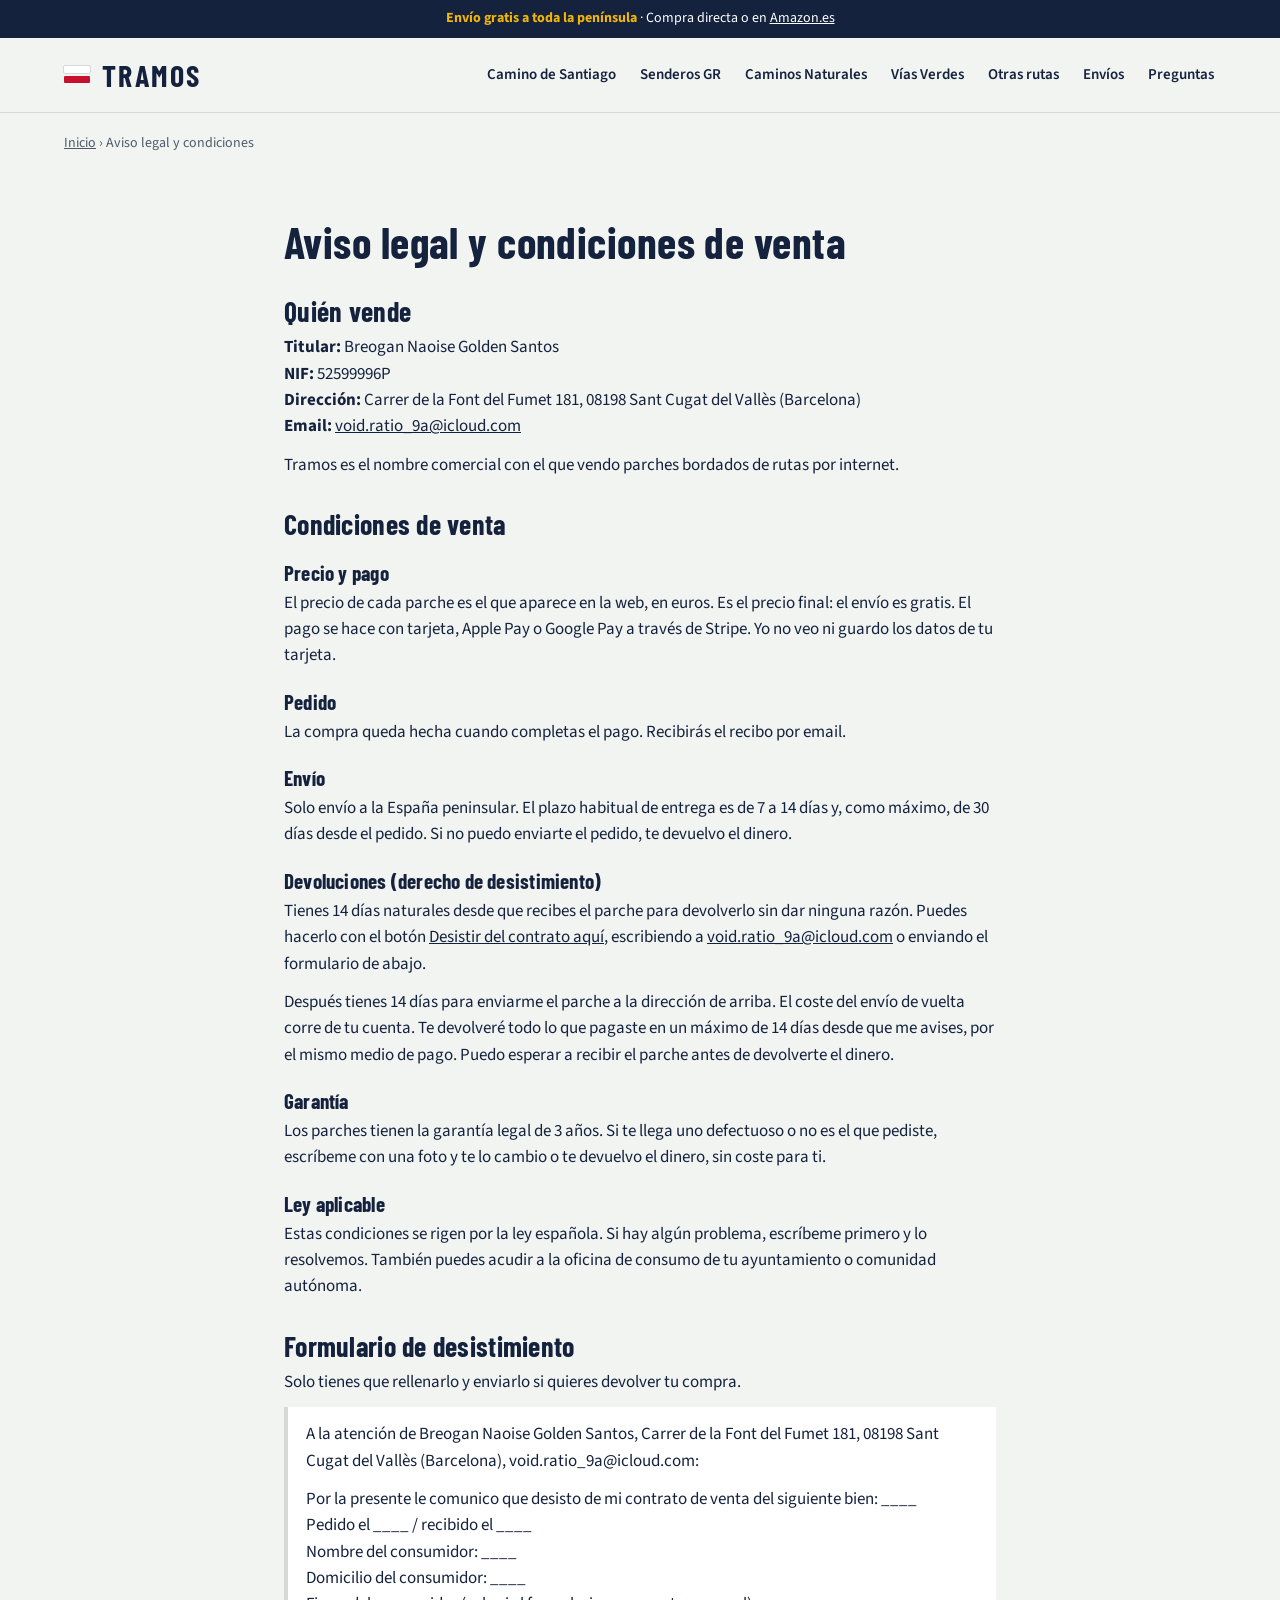
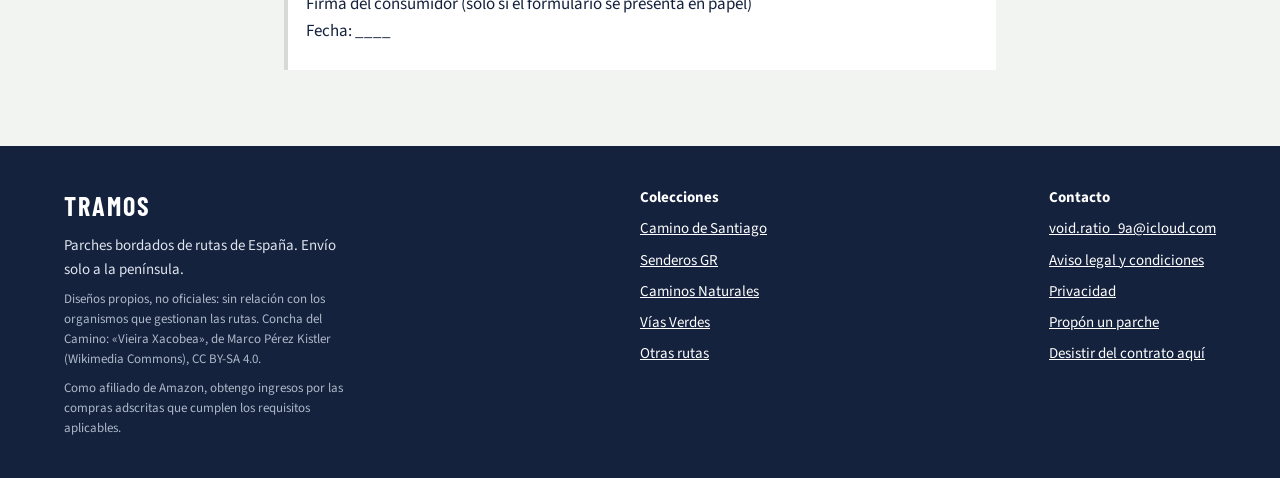
<file: aviso-legal.html>
<!doctype html>
<html lang="es">
<head>
<meta charset="utf-8">
<meta name="viewport" content="width=device-width, initial-scale=1">
<title>Aviso legal y condiciones · Tramos</title>
<meta name="description" content="Quién vende, condiciones de venta, devoluciones y garantía de Tramos.">
<script>(function(){var p=location.pathname;if(!/\/$/.test(p)&&!/\.[a-z0-9]+$/i.test(p)){location.replace(p+'/'+location.search+location.hash)}})();</script>
<link rel="icon" href="assets/img/favicon.svg" type="image/svg+xml">
<link rel="stylesheet" href="assets/css/style.css">
</head>
<body>
<div class="topbar"><b>Envío gratis a toda la península</b> · Compra directa o en <a href="https://www.amazon.es/">Amazon.es</a></div>
<header class="site-header"><div class="wrap">
  <a class="logo" href="index.html"><span class="stripe" aria-hidden="true"><span class="w"></span><span class="r"></span></span><b>TRAMOS</b></a>
  <nav class="nav" aria-label="Principal">
    <a class="navlink" href="camino-de-santiago.html">Camino de Santiago</a>
    <a class="navlink" href="senderos-gr.html">Senderos GR</a>
    <a class="navlink" href="caminos-naturales.html">Caminos Naturales</a>
    <a class="navlink" href="vias-verdes.html">Vías Verdes</a>
    <a class="navlink" href="otras-rutas.html">Otras rutas</a>
    <a class="navlink" href="index.html#envios">Envíos</a>
    <a class="navlink" href="index.html#faq">Preguntas</a>
  </nav>
</div></header>
<main>
<div class="wrap crumbs"><a href="index.html">Inicio</a> › Aviso legal y condiciones</div>
<section class="wrap section legal">
<h1 class="h-l">Aviso legal y condiciones de venta</h1>
<h2>Quién vende</h2>
<p><b>Titular:</b> Breogan Naoise Golden Santos<br><b>NIF:</b> 52599996P<br><b>Dirección:</b> Carrer de la Font del Fumet 181, 08198 Sant Cugat del Vallès (Barcelona)<br><b>Email:</b> <a href="mailto:void.ratio_9a@icloud.com">void.ratio_9a@icloud.com</a></p>
<p>Tramos es el nombre comercial con el que vendo parches bordados de rutas por internet.</p>
<h2 id="condiciones">Condiciones de venta</h2>
<h3>Precio y pago</h3>
<p>El precio de cada parche es el que aparece en la web, en euros. Es el precio final: el envío es gratis. El pago se hace con tarjeta, Apple Pay o Google Pay a través de Stripe. Yo no veo ni guardo los datos de tu tarjeta.</p>
<h3>Pedido</h3>
<p>La compra queda hecha cuando completas el pago. Recibirás el recibo por email.</p>
<h3>Envío</h3>
<p>Solo envío a la España peninsular. El plazo habitual de entrega es de 7 a 14 días y, como máximo, de 30 días desde el pedido. Si no puedo enviarte el pedido, te devuelvo el dinero.</p>
<h3 id="desistimiento">Devoluciones (derecho de desistimiento)</h3>
<p>Tienes 14 días naturales desde que recibes el parche para devolverlo sin dar ninguna razón. Puedes hacerlo con el botón <a href="desistimiento.html">Desistir del contrato aquí</a>, escribiendo a <a href="mailto:void.ratio_9a@icloud.com">void.ratio_9a@icloud.com</a> o enviando el formulario de abajo.</p>
<p>Después tienes 14 días para enviarme el parche a la dirección de arriba. El coste del envío de vuelta corre de tu cuenta. Te devolveré todo lo que pagaste en un máximo de 14 días desde que me avises, por el mismo medio de pago. Puedo esperar a recibir el parche antes de devolverte el dinero.</p>
<h3>Garantía</h3>
<p>Los parches tienen la garantía legal de 3 años. Si te llega uno defectuoso o no es el que pediste, escríbeme con una foto y te lo cambio o te devuelvo el dinero, sin coste para ti.</p>
<h3>Ley aplicable</h3>
<p>Estas condiciones se rigen por la ley española. Si hay algún problema, escríbeme primero y lo resolvemos. También puedes acudir a la oficina de consumo de tu ayuntamiento o comunidad autónoma.</p>
<h2 id="formulario">Formulario de desistimiento</h2>
<p>Solo tienes que rellenarlo y enviarlo si quieres devolver tu compra.</p>
<blockquote><p>A la atención de Breogan Naoise Golden Santos, Carrer de la Font del Fumet 181, 08198 Sant Cugat del Vallès (Barcelona), void.ratio_9a@icloud.com:</p>
<p>Por la presente le comunico que desisto de mi contrato de venta del siguiente bien: ____<br>
Pedido el ____ / recibido el ____<br>
Nombre del consumidor: ____<br>
Domicilio del consumidor: ____<br>
Firma del consumidor (solo si el formulario se presenta en papel)<br>
Fecha: ____</p></blockquote>
</section>
</main>
<footer class="site-footer"><div class="wrap">
  <div class="col"><span class="brand">TRAMOS</span><span>Parches bordados de rutas de España. Envío solo a la península.</span>
    <span class="small">Diseños propios, no oficiales: sin relación con los organismos que gestionan las rutas. Concha del Camino: «Vieira Xacobea», de Marco Pérez Kistler (Wikimedia Commons), CC BY-SA 4.0.</span>
    <span class="small">Como afiliado de Amazon, obtengo ingresos por las compras adscritas que cumplen los requisitos aplicables.</span></div>
  <nav class="col" aria-label="Colecciones"><span style="font-weight:700;color:#fff">Colecciones</span>
    <a href="camino-de-santiago.html">Camino de Santiago</a>
    <a href="senderos-gr.html">Senderos GR</a>
    <a href="caminos-naturales.html">Caminos Naturales</a>
    <a href="vias-verdes.html">Vías Verdes</a>
    <a href="otras-rutas.html">Otras rutas</a>
  </nav>
  <div class="col"><span style="font-weight:700;color:#fff">Contacto</span><a href="mailto:void.ratio_9a@icloud.com">void.ratio_9a@icloud.com</a><a href="aviso-legal.html">Aviso legal y condiciones</a><a href="privacidad.html">Privacidad</a><a href="propuesta.html">Propón un parche</a><a href="desistimiento.html">Desistir del contrato aquí</a></div>
</div></footer>
<script src="assets/js/products.js"></script>
<script src="assets/js/site.js"></script>
</body>
</html>
</file>
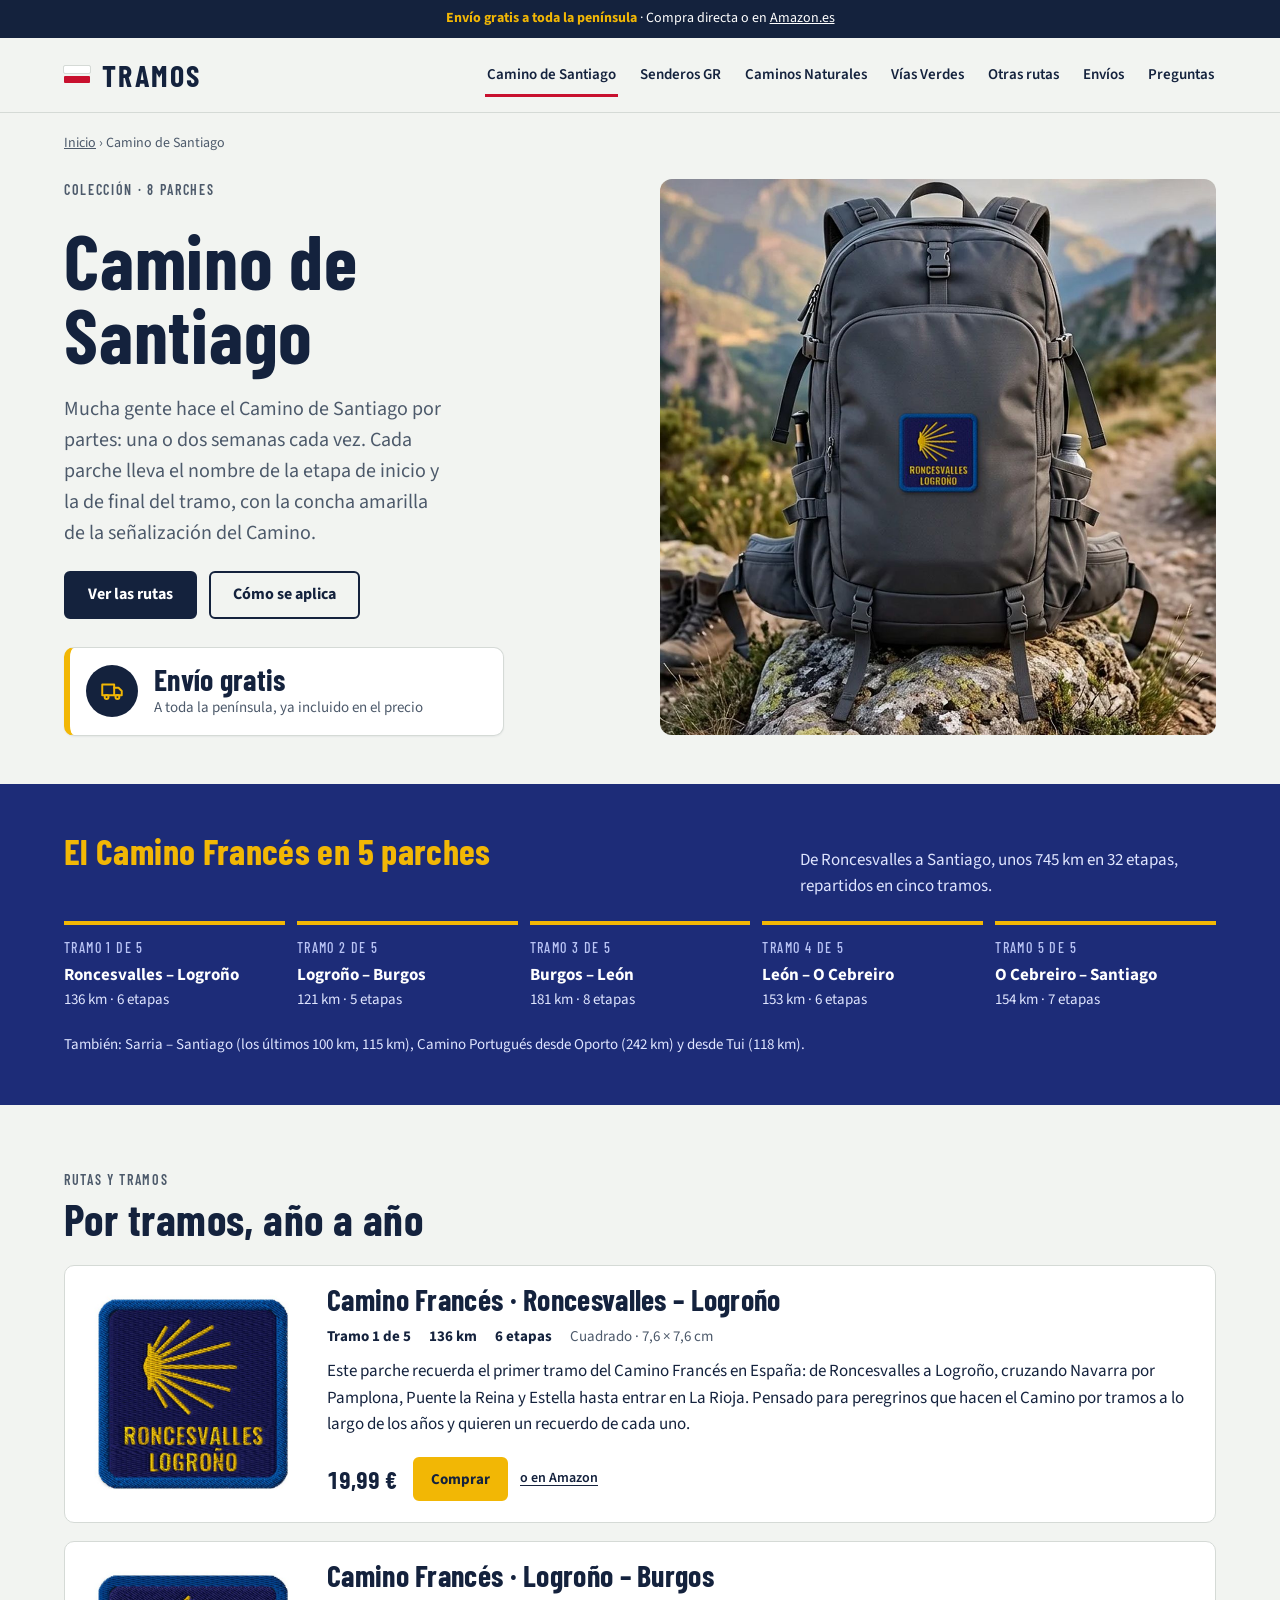
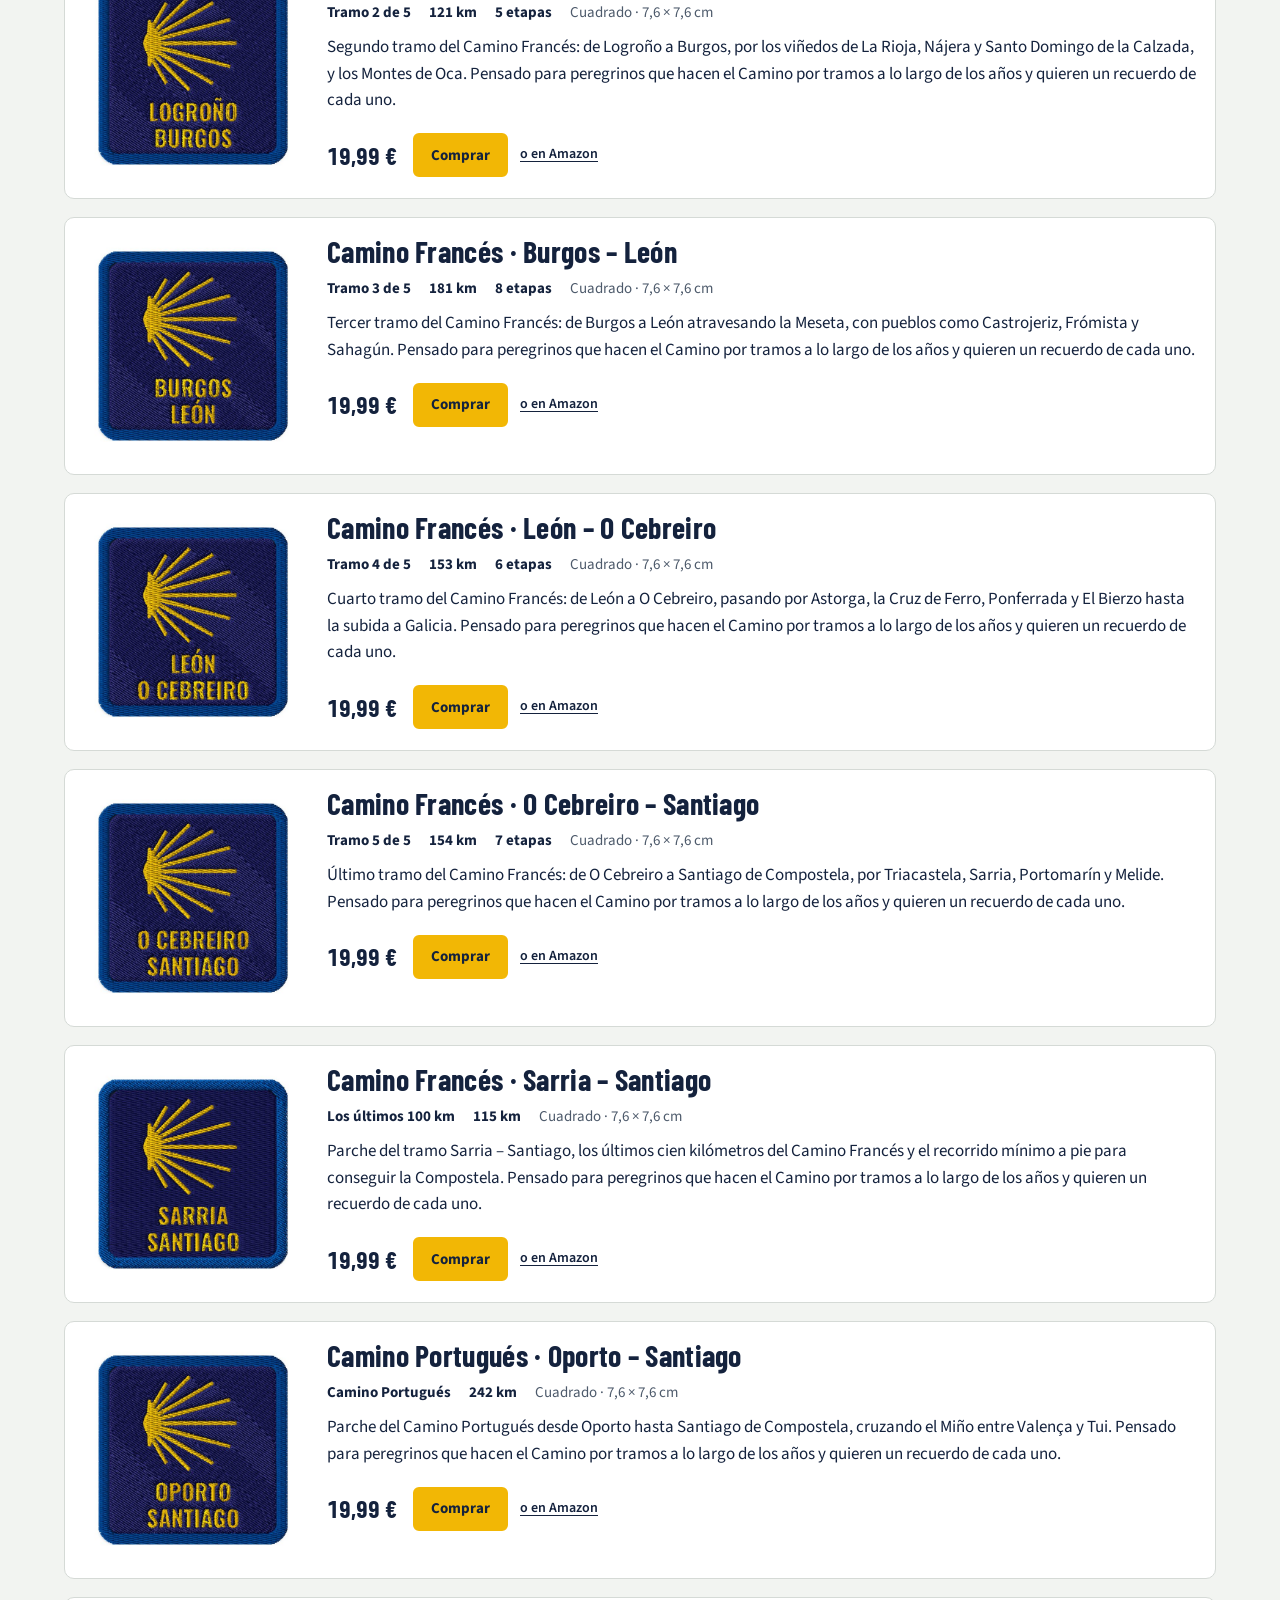
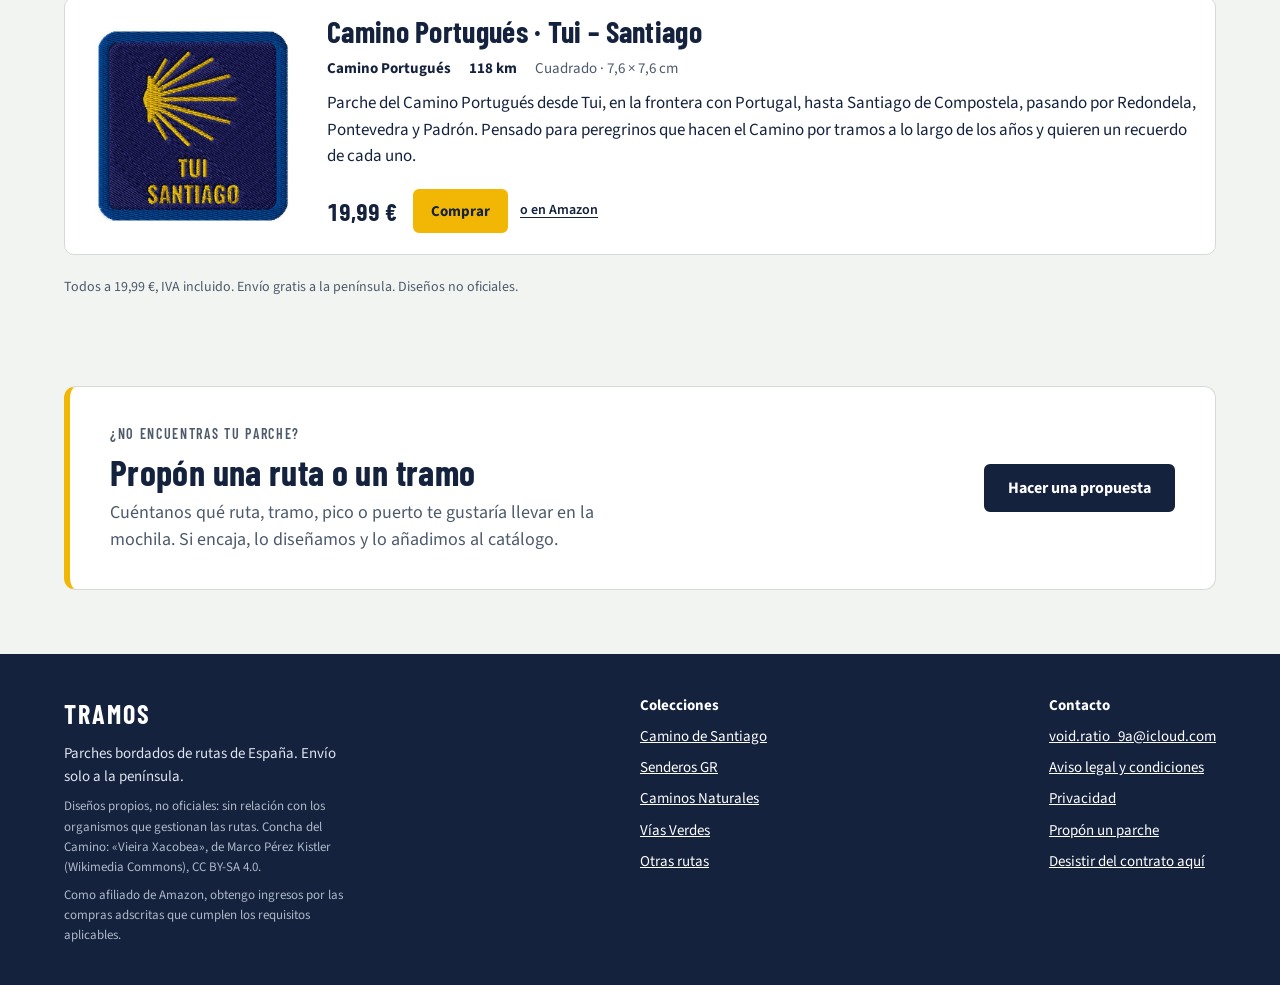
<file: camino-de-santiago.html>
<!doctype html>
<html lang="es">
<head>
<meta charset="utf-8">
<meta name="viewport" content="width=device-width, initial-scale=1">
<title>Camino de Santiago · Tramos</title>
<meta name="description" content="Parches bordados de Camino de Santiago: 8 diseños a 19,99 €.">
<script>(function(){var p=location.pathname;if(!/\/$/.test(p)&&!/\.[a-z0-9]+$/i.test(p)){location.replace(p+'/'+location.search+location.hash)}})();</script>
<link rel="icon" href="assets/img/favicon.svg" type="image/svg+xml">
<link rel="stylesheet" href="assets/css/style.css">
</head>
<body>
<div class="topbar"><b>Envío gratis a toda la península</b> · Compra directa o en <a href="https://www.amazon.es/">Amazon.es</a></div>
<header class="site-header"><div class="wrap">
  <a class="logo" href="index.html"><span class="stripe" aria-hidden="true"><span class="w"></span><span class="r"></span></span><b>TRAMOS</b></a>
  <nav class="nav" aria-label="Principal">
    <a class="navlink" href="camino-de-santiago.html" aria-current="page">Camino de Santiago</a>
    <a class="navlink" href="senderos-gr.html">Senderos GR</a>
    <a class="navlink" href="caminos-naturales.html">Caminos Naturales</a>
    <a class="navlink" href="vias-verdes.html">Vías Verdes</a>
    <a class="navlink" href="otras-rutas.html">Otras rutas</a>
    <a class="navlink" href="index.html#envios">Envíos</a>
    <a class="navlink" href="index.html#faq">Preguntas</a>
  </nav>
</div></header>
<main>
<div class="wrap crumbs"><a href="index.html">Inicio</a> › Camino de Santiago</div>
<section class="wrap hero" style="padding-top:24px;padding-bottom:48px">
  <div class="stack">
    <span class="eyebrow">Colección · 8 parches</span>
    <h1 class="h-xl">Camino de Santiago</h1>
    <p class="lead">Mucha gente hace el Camino de Santiago por partes: una o dos semanas cada vez. Cada parche lleva el nombre de la etapa de inicio y la de final del tramo, con la concha amarilla de la señalización del Camino.</p>
    <div class="row"><a class="btn btn-solid" href="#rutas">Ver las rutas</a><a class="btn btn-ghost" href="index.html#como">Cómo se aplica</a></div>
    <div class="ship"><span class="ship-ico" aria-hidden="true"><svg viewBox="0 0 24 24" width="26" height="26" fill="none" stroke="currentColor" stroke-width="1.8" stroke-linecap="round" stroke-linejoin="round"><path d="M3 6h11v10H3z"/><path d="M14 9h4l3 3v4h-7"/><circle cx="7" cy="17.5" r="1.8"/><circle cx="17" cy="17.5" r="1.8"/></svg></span><p><b>Envío gratis</b><span>A toda la península, ya incluido en el precio</span></p></div>
  </div>
  <img src="assets/img/col-camino.jpg" alt="Mochila con un parche de la colección Camino de Santiago" width="1100" height="1100">
</section>
<section class="band"><div class="wrap stack">
  <div class="row" style="justify-content:space-between;align-items:baseline;gap:8px 24px">
    <h2 style="font-size:36px">El Camino Francés en 5 parches</h2>
    <p style="max-width:52ch">De Roncesvalles a Santiago, unos 745 km en 32 etapas, repartidos en cinco tramos.</p>
  </div>
  <ol class="tramos"><li><span class="n">Tramo 1 de 5</span><br><strong>Roncesvalles – Logroño</strong><span class="km">136 km · 6 etapas</span></li><li><span class="n">Tramo 2 de 5</span><br><strong>Logroño – Burgos</strong><span class="km">121 km · 5 etapas</span></li><li><span class="n">Tramo 3 de 5</span><br><strong>Burgos – León</strong><span class="km">181 km · 8 etapas</span></li><li><span class="n">Tramo 4 de 5</span><br><strong>León – O Cebreiro</strong><span class="km">153 km · 6 etapas</span></li><li><span class="n">Tramo 5 de 5</span><br><strong>O Cebreiro – Santiago</strong><span class="km">154 km · 7 etapas</span></li></ol>
  <p style="font-size:15px">También: Sarria – Santiago (los últimos 100 km, 115 km), Camino Portugués desde Oporto (242 km) y desde Tui (118 km).</p>
</div></section>
<section id="rutas" class="wrap section stack">
  <div class="stack" style="gap:6px"><span class="eyebrow">Rutas y tramos</span><h2 class="h-l">Por tramos, año a año</h2></div>
  <div class="routes">
    <article class="route" id="trm-cf1">
      <img src="assets/img/trm-cf1.jpg" alt="Parche bordado Camino Francés · Roncesvalles – Logroño" loading="lazy" width="600" height="600">
      <div class="stack">
        <h3>Camino Francés · Roncesvalles – Logroño</h3>
        <div class="kv"><span><b>Tramo 1 de 5</b></span><span><b>136 km</b></span><span><b>6 etapas</b></span><span>Cuadrado · 7,6 × 7,6 cm</span></div>
        <p>Este parche recuerda el primer tramo del Camino Francés en España: de Roncesvalles a Logroño, cruzando Navarra por Pamplona, Puente la Reina y Estella hasta entrar en La Rioja. Pensado para peregrinos que hacen el Camino por tramos a lo largo de los años y quieren un recuerdo de cada uno.</p>
        <div class="pfoot" style="justify-content:flex-start;gap:16px"><span class="price">19,99 €</span><span class="buyslot" data-sku="TRM-CF1"><span class="soon">Próximamente en Amazon</span></span></div>
      </div>
    </article>
    <article class="route" id="trm-cf2">
      <img src="assets/img/trm-cf2.jpg" alt="Parche bordado Camino Francés · Logroño – Burgos" loading="lazy" width="600" height="600">
      <div class="stack">
        <h3>Camino Francés · Logroño – Burgos</h3>
        <div class="kv"><span><b>Tramo 2 de 5</b></span><span><b>121 km</b></span><span><b>5 etapas</b></span><span>Cuadrado · 7,6 × 7,6 cm</span></div>
        <p>Segundo tramo del Camino Francés: de Logroño a Burgos, por los viñedos de La Rioja, Nájera y Santo Domingo de la Calzada, y los Montes de Oca. Pensado para peregrinos que hacen el Camino por tramos a lo largo de los años y quieren un recuerdo de cada uno.</p>
        <div class="pfoot" style="justify-content:flex-start;gap:16px"><span class="price">19,99 €</span><span class="buyslot" data-sku="TRM-CF2"><span class="soon">Próximamente en Amazon</span></span></div>
      </div>
    </article>
    <article class="route" id="trm-cf3">
      <img src="assets/img/trm-cf3.jpg" alt="Parche bordado Camino Francés · Burgos – León" loading="lazy" width="600" height="600">
      <div class="stack">
        <h3>Camino Francés · Burgos – León</h3>
        <div class="kv"><span><b>Tramo 3 de 5</b></span><span><b>181 km</b></span><span><b>8 etapas</b></span><span>Cuadrado · 7,6 × 7,6 cm</span></div>
        <p>Tercer tramo del Camino Francés: de Burgos a León atravesando la Meseta, con pueblos como Castrojeriz, Frómista y Sahagún. Pensado para peregrinos que hacen el Camino por tramos a lo largo de los años y quieren un recuerdo de cada uno.</p>
        <div class="pfoot" style="justify-content:flex-start;gap:16px"><span class="price">19,99 €</span><span class="buyslot" data-sku="TRM-CF3"><span class="soon">Próximamente en Amazon</span></span></div>
      </div>
    </article>
    <article class="route" id="trm-cf4">
      <img src="assets/img/trm-cf4.jpg" alt="Parche bordado Camino Francés · León – O Cebreiro" loading="lazy" width="600" height="600">
      <div class="stack">
        <h3>Camino Francés · León – O Cebreiro</h3>
        <div class="kv"><span><b>Tramo 4 de 5</b></span><span><b>153 km</b></span><span><b>6 etapas</b></span><span>Cuadrado · 7,6 × 7,6 cm</span></div>
        <p>Cuarto tramo del Camino Francés: de León a O Cebreiro, pasando por Astorga, la Cruz de Ferro, Ponferrada y El Bierzo hasta la subida a Galicia. Pensado para peregrinos que hacen el Camino por tramos a lo largo de los años y quieren un recuerdo de cada uno.</p>
        <div class="pfoot" style="justify-content:flex-start;gap:16px"><span class="price">19,99 €</span><span class="buyslot" data-sku="TRM-CF4"><span class="soon">Próximamente en Amazon</span></span></div>
      </div>
    </article>
    <article class="route" id="trm-cf5">
      <img src="assets/img/trm-cf5.jpg" alt="Parche bordado Camino Francés · O Cebreiro – Santiago" loading="lazy" width="600" height="600">
      <div class="stack">
        <h3>Camino Francés · O Cebreiro – Santiago</h3>
        <div class="kv"><span><b>Tramo 5 de 5</b></span><span><b>154 km</b></span><span><b>7 etapas</b></span><span>Cuadrado · 7,6 × 7,6 cm</span></div>
        <p>Último tramo del Camino Francés: de O Cebreiro a Santiago de Compostela, por Triacastela, Sarria, Portomarín y Melide. Pensado para peregrinos que hacen el Camino por tramos a lo largo de los años y quieren un recuerdo de cada uno.</p>
        <div class="pfoot" style="justify-content:flex-start;gap:16px"><span class="price">19,99 €</span><span class="buyslot" data-sku="TRM-CF5"><span class="soon">Próximamente en Amazon</span></span></div>
      </div>
    </article>
    <article class="route" id="trm-cfsar">
      <img src="assets/img/trm-cfsar.jpg" alt="Parche bordado Camino Francés · Sarria – Santiago" loading="lazy" width="600" height="600">
      <div class="stack">
        <h3>Camino Francés · Sarria – Santiago</h3>
        <div class="kv"><span><b>Los últimos 100 km</b></span><span><b>115 km</b></span><span>Cuadrado · 7,6 × 7,6 cm</span></div>
        <p>Parche del tramo Sarria – Santiago, los últimos cien kilómetros del Camino Francés y el recorrido mínimo a pie para conseguir la Compostela. Pensado para peregrinos que hacen el Camino por tramos a lo largo de los años y quieren un recuerdo de cada uno.</p>
        <div class="pfoot" style="justify-content:flex-start;gap:16px"><span class="price">19,99 €</span><span class="buyslot" data-sku="TRM-CFSAR"><span class="soon">Próximamente en Amazon</span></span></div>
      </div>
    </article>
    <article class="route" id="trm-cpopo">
      <img src="assets/img/trm-cpopo.jpg" alt="Parche bordado Camino Portugués · Oporto – Santiago" loading="lazy" width="600" height="600">
      <div class="stack">
        <h3>Camino Portugués · Oporto – Santiago</h3>
        <div class="kv"><span><b>Camino Portugués</b></span><span><b>242 km</b></span><span>Cuadrado · 7,6 × 7,6 cm</span></div>
        <p>Parche del Camino Portugués desde Oporto hasta Santiago de Compostela, cruzando el Miño entre Valença y Tui. Pensado para peregrinos que hacen el Camino por tramos a lo largo de los años y quieren un recuerdo de cada uno.</p>
        <div class="pfoot" style="justify-content:flex-start;gap:16px"><span class="price">19,99 €</span><span class="buyslot" data-sku="TRM-CPOPO"><span class="soon">Próximamente en Amazon</span></span></div>
      </div>
    </article>
    <article class="route" id="trm-cptui">
      <img src="assets/img/trm-cptui.jpg" alt="Parche bordado Camino Portugués · Tui – Santiago" loading="lazy" width="600" height="600">
      <div class="stack">
        <h3>Camino Portugués · Tui – Santiago</h3>
        <div class="kv"><span><b>Camino Portugués</b></span><span><b>118 km</b></span><span>Cuadrado · 7,6 × 7,6 cm</span></div>
        <p>Parche del Camino Portugués desde Tui, en la frontera con Portugal, hasta Santiago de Compostela, pasando por Redondela, Pontevedra y Padrón. Pensado para peregrinos que hacen el Camino por tramos a lo largo de los años y quieren un recuerdo de cada uno.</p>
        <div class="pfoot" style="justify-content:flex-start;gap:16px"><span class="price">19,99 €</span><span class="buyslot" data-sku="TRM-CPTUI"><span class="soon">Próximamente en Amazon</span></span></div>
      </div>
    </article>
  </div>
  <p class="muted" style="font-size:14px">Todos a 19,99 €, IVA incluido. Envío gratis a la península. Diseños no oficiales.</p>
</section>
<section class="wrap section" id="propuesta" style="padding-top:24px">
  <div class="propose">
    <div class="stack" style="gap:8px">
      <span class="eyebrow">¿No encuentras tu parche?</span>
      <h2 class="h-l">Propón una ruta o un tramo</h2>
      <p>Cuéntanos qué ruta, tramo, pico o puerto te gustaría llevar en la mochila. Si encaja, lo diseñamos y lo añadimos al catálogo.</p>
    </div>
    <a class="btn btn-solid" href="propuesta.html">Hacer una propuesta</a>
  </div>
</section>
</main>
<footer class="site-footer"><div class="wrap">
  <div class="col"><span class="brand">TRAMOS</span><span>Parches bordados de rutas de España. Envío solo a la península.</span>
    <span class="small">Diseños propios, no oficiales: sin relación con los organismos que gestionan las rutas. Concha del Camino: «Vieira Xacobea», de Marco Pérez Kistler (Wikimedia Commons), CC BY-SA 4.0.</span>
    <span class="small">Como afiliado de Amazon, obtengo ingresos por las compras adscritas que cumplen los requisitos aplicables.</span></div>
  <nav class="col" aria-label="Colecciones"><span style="font-weight:700;color:#fff">Colecciones</span>
    <a href="camino-de-santiago.html">Camino de Santiago</a>
    <a href="senderos-gr.html">Senderos GR</a>
    <a href="caminos-naturales.html">Caminos Naturales</a>
    <a href="vias-verdes.html">Vías Verdes</a>
    <a href="otras-rutas.html">Otras rutas</a>
  </nav>
  <div class="col"><span style="font-weight:700;color:#fff">Contacto</span><a href="mailto:void.ratio_9a@icloud.com">void.ratio_9a@icloud.com</a><a href="aviso-legal.html">Aviso legal y condiciones</a><a href="privacidad.html">Privacidad</a><a href="propuesta.html">Propón un parche</a><a href="desistimiento.html">Desistir del contrato aquí</a></div>
</div></footer>
<script src="assets/js/products.js"></script>
<script src="assets/js/site.js"></script>
</body>
</html>
</file>
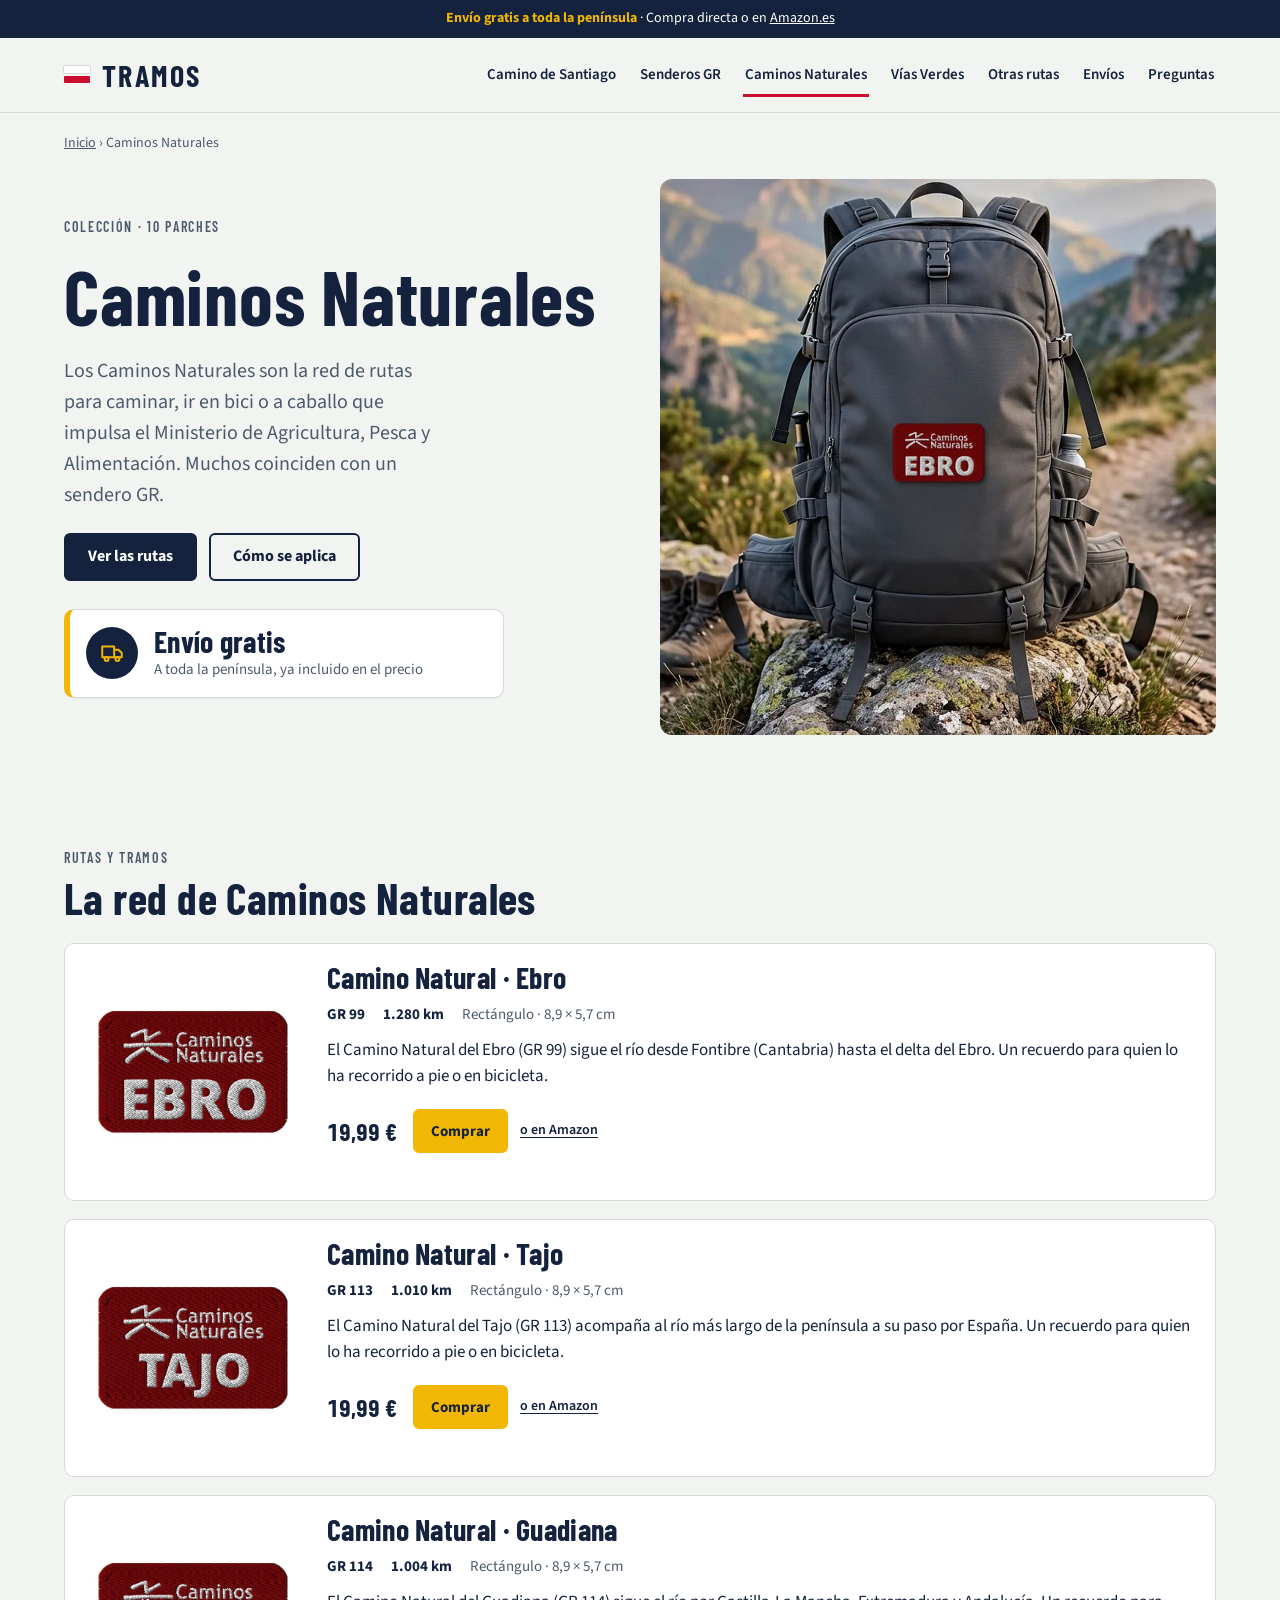
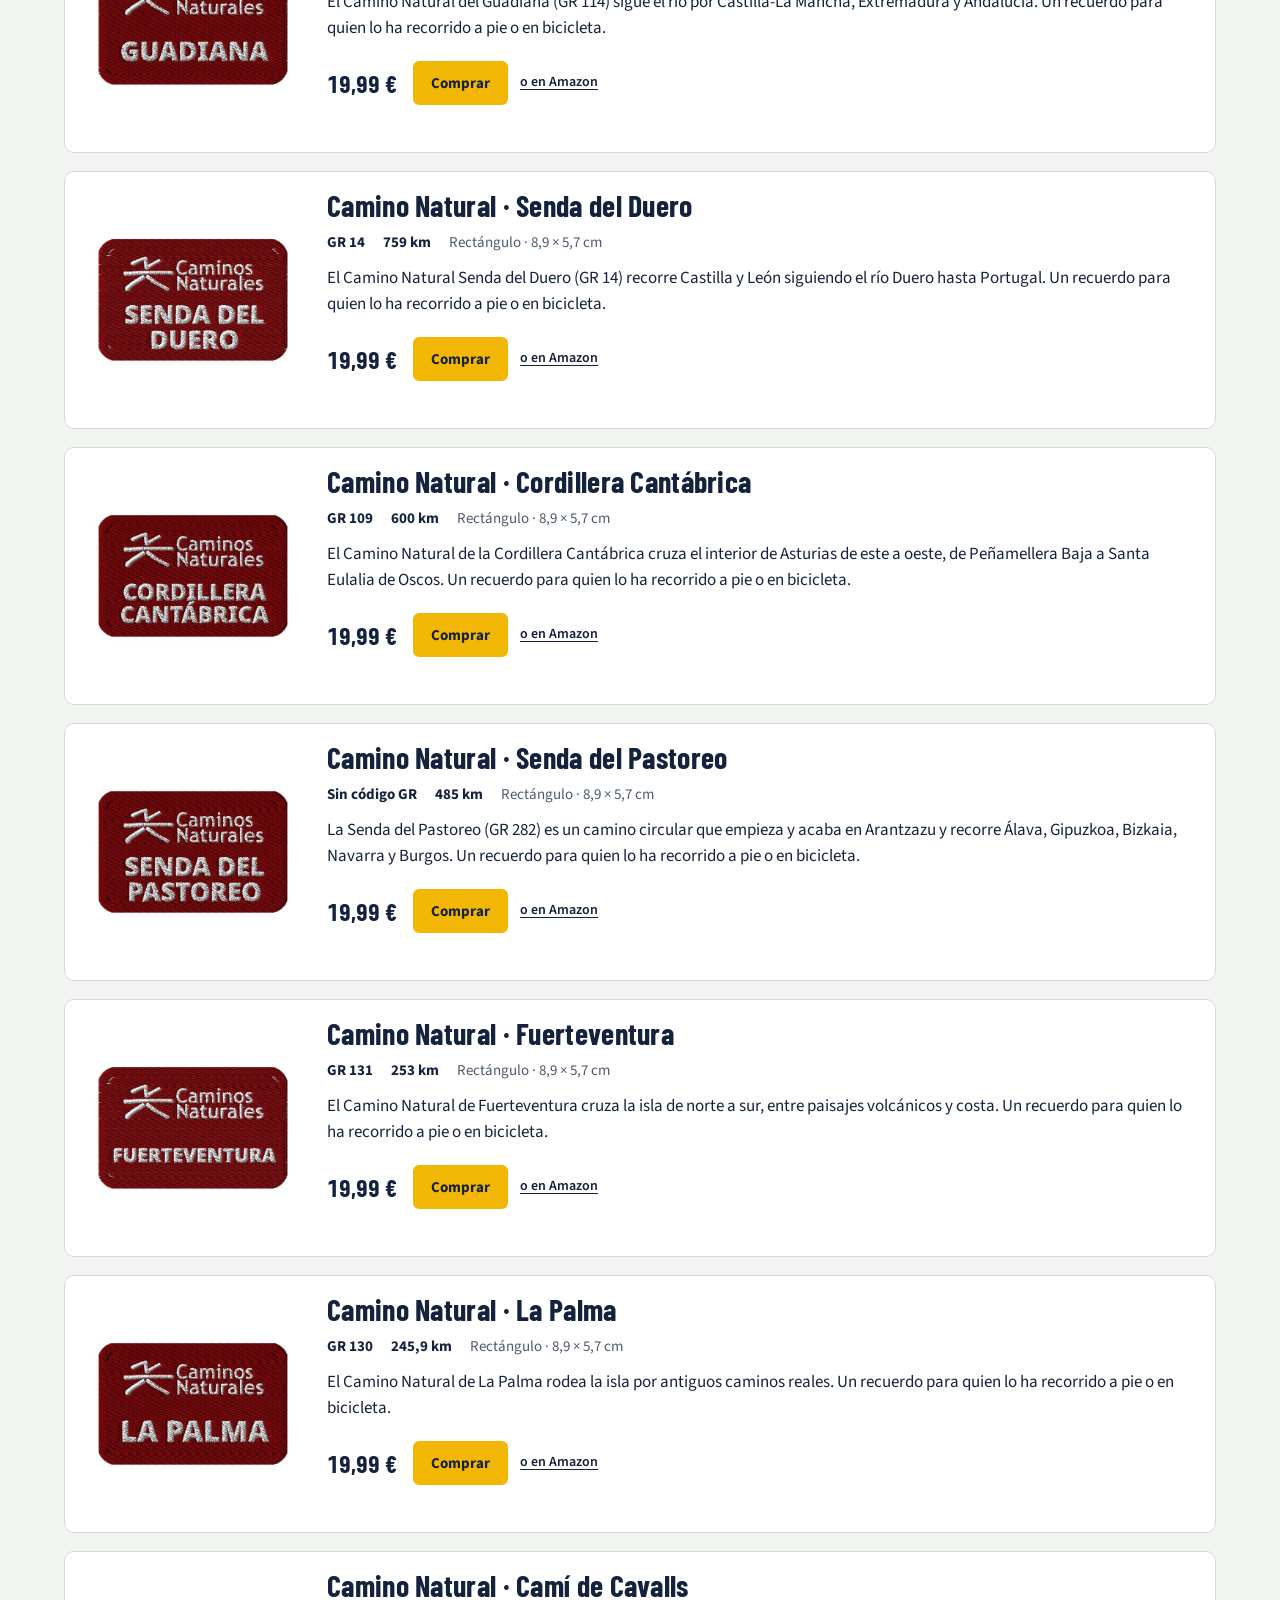
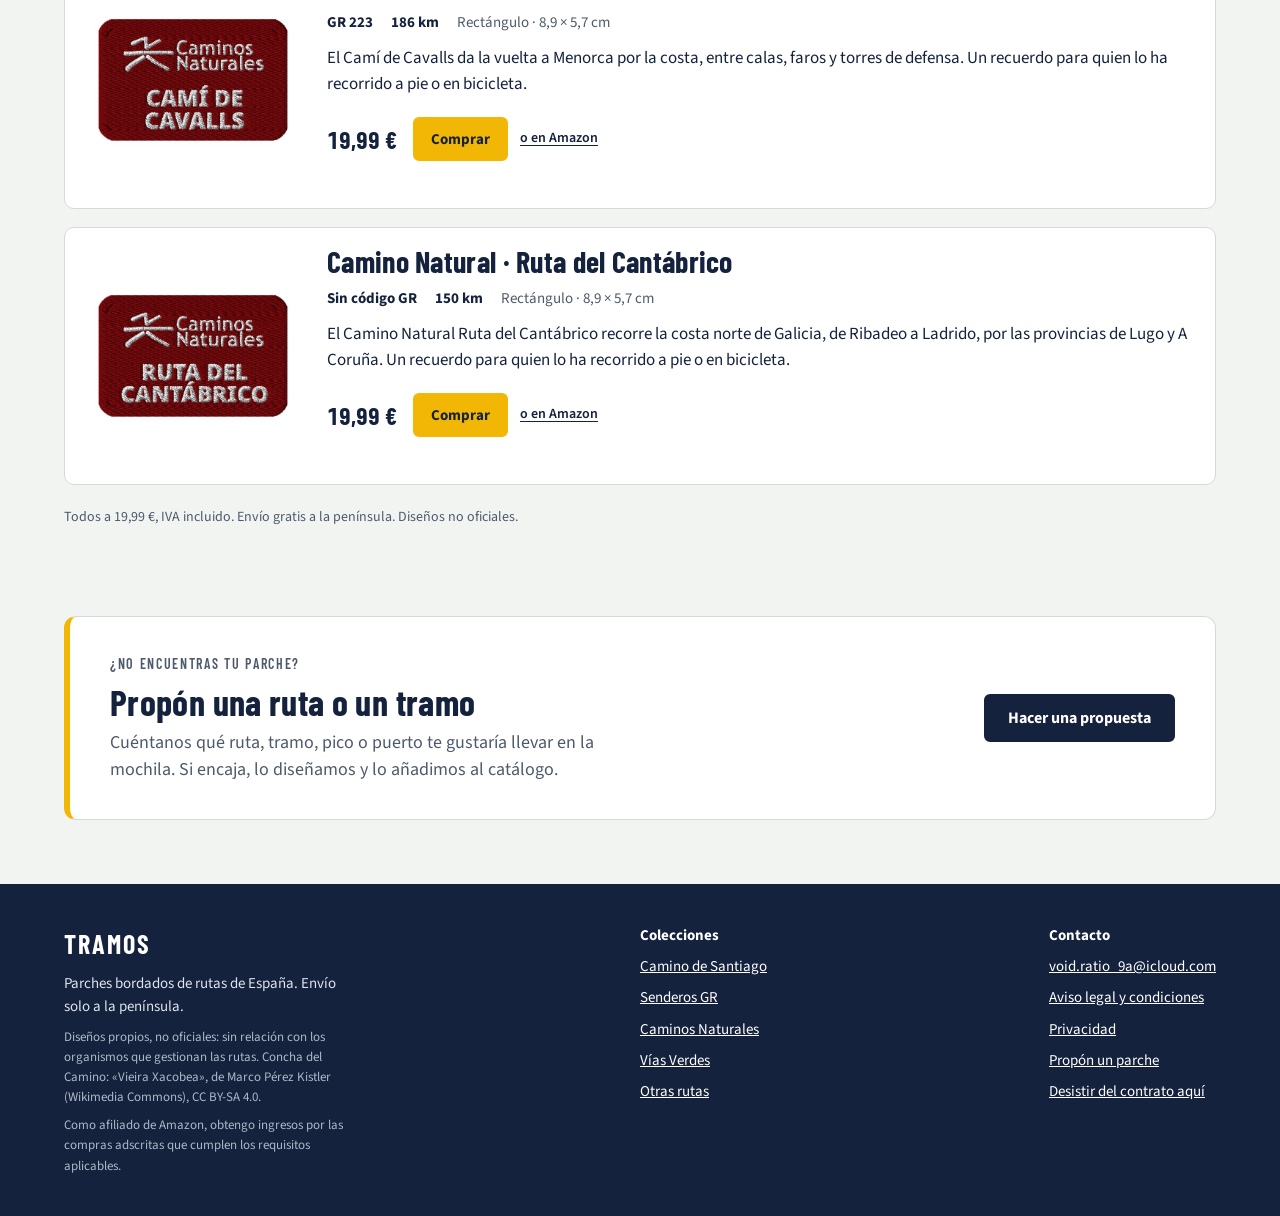
<file: caminos-naturales.html>
<!doctype html>
<html lang="es">
<head>
<meta charset="utf-8">
<meta name="viewport" content="width=device-width, initial-scale=1">
<title>Caminos Naturales · Tramos</title>
<meta name="description" content="Parches bordados de Caminos Naturales: 10 diseños a 19,99 €.">
<script>(function(){var p=location.pathname;if(!/\/$/.test(p)&&!/\.[a-z0-9]+$/i.test(p)){location.replace(p+'/'+location.search+location.hash)}})();</script>
<link rel="icon" href="assets/img/favicon.svg" type="image/svg+xml">
<link rel="stylesheet" href="assets/css/style.css">
</head>
<body>
<div class="topbar"><b>Envío gratis a toda la península</b> · Compra directa o en <a href="https://www.amazon.es/">Amazon.es</a></div>
<header class="site-header"><div class="wrap">
  <a class="logo" href="index.html"><span class="stripe" aria-hidden="true"><span class="w"></span><span class="r"></span></span><b>TRAMOS</b></a>
  <nav class="nav" aria-label="Principal">
    <a class="navlink" href="camino-de-santiago.html">Camino de Santiago</a>
    <a class="navlink" href="senderos-gr.html">Senderos GR</a>
    <a class="navlink" href="caminos-naturales.html" aria-current="page">Caminos Naturales</a>
    <a class="navlink" href="vias-verdes.html">Vías Verdes</a>
    <a class="navlink" href="otras-rutas.html">Otras rutas</a>
    <a class="navlink" href="index.html#envios">Envíos</a>
    <a class="navlink" href="index.html#faq">Preguntas</a>
  </nav>
</div></header>
<main>
<div class="wrap crumbs"><a href="index.html">Inicio</a> › Caminos Naturales</div>
<section class="wrap hero" style="padding-top:24px;padding-bottom:48px">
  <div class="stack">
    <span class="eyebrow">Colección · 10 parches</span>
    <h1 class="h-xl">Caminos Naturales</h1>
    <p class="lead">Los Caminos Naturales son la red de rutas para caminar, ir en bici o a caballo que impulsa el Ministerio de Agricultura, Pesca y Alimentación. Muchos coinciden con un sendero GR.</p>
    <div class="row"><a class="btn btn-solid" href="#rutas">Ver las rutas</a><a class="btn btn-ghost" href="index.html#como">Cómo se aplica</a></div>
    <div class="ship"><span class="ship-ico" aria-hidden="true"><svg viewBox="0 0 24 24" width="26" height="26" fill="none" stroke="currentColor" stroke-width="1.8" stroke-linecap="round" stroke-linejoin="round"><path d="M3 6h11v10H3z"/><path d="M14 9h4l3 3v4h-7"/><circle cx="7" cy="17.5" r="1.8"/><circle cx="17" cy="17.5" r="1.8"/></svg></span><p><b>Envío gratis</b><span>A toda la península, ya incluido en el precio</span></p></div>
  </div>
  <img src="assets/img/col-cn.jpg" alt="Mochila con un parche de la colección Caminos Naturales" width="1100" height="1100">
</section>
<section id="rutas" class="wrap section stack">
  <div class="stack" style="gap:6px"><span class="eyebrow">Rutas y tramos</span><h2 class="h-l">La red de Caminos Naturales</h2></div>
  <div class="routes">
    <article class="route" id="trm-cn01">
      <img src="assets/img/trm-cn01.jpg" alt="Parche bordado Camino Natural · Ebro" loading="lazy" width="600" height="600">
      <div class="stack">
        <h3>Camino Natural · Ebro</h3>
        <div class="kv"><span><b>GR 99</b></span><span><b>1.280 km</b></span><span>Rectángulo · 8,9 × 5,7 cm</span></div>
        <p>El Camino Natural del Ebro (GR 99) sigue el río desde Fontibre (Cantabria) hasta el delta del Ebro. Un recuerdo para quien lo ha recorrido a pie o en bicicleta.</p>
        <div class="pfoot" style="justify-content:flex-start;gap:16px"><span class="price">19,99 €</span><span class="buyslot" data-sku="TRM-CN01"><span class="soon">Próximamente en Amazon</span></span></div>
      </div>
    </article>
    <article class="route" id="trm-cn02">
      <img src="assets/img/trm-cn02.jpg" alt="Parche bordado Camino Natural · Tajo" loading="lazy" width="600" height="600">
      <div class="stack">
        <h3>Camino Natural · Tajo</h3>
        <div class="kv"><span><b>GR 113</b></span><span><b>1.010 km</b></span><span>Rectángulo · 8,9 × 5,7 cm</span></div>
        <p>El Camino Natural del Tajo (GR 113) acompaña al río más largo de la península a su paso por España. Un recuerdo para quien lo ha recorrido a pie o en bicicleta.</p>
        <div class="pfoot" style="justify-content:flex-start;gap:16px"><span class="price">19,99 €</span><span class="buyslot" data-sku="TRM-CN02"><span class="soon">Próximamente en Amazon</span></span></div>
      </div>
    </article>
    <article class="route" id="trm-cn03">
      <img src="assets/img/trm-cn03.jpg" alt="Parche bordado Camino Natural · Guadiana" loading="lazy" width="600" height="600">
      <div class="stack">
        <h3>Camino Natural · Guadiana</h3>
        <div class="kv"><span><b>GR 114</b></span><span><b>1.004 km</b></span><span>Rectángulo · 8,9 × 5,7 cm</span></div>
        <p>El Camino Natural del Guadiana (GR 114) sigue el río por Castilla-La Mancha, Extremadura y Andalucía. Un recuerdo para quien lo ha recorrido a pie o en bicicleta.</p>
        <div class="pfoot" style="justify-content:flex-start;gap:16px"><span class="price">19,99 €</span><span class="buyslot" data-sku="TRM-CN03"><span class="soon">Próximamente en Amazon</span></span></div>
      </div>
    </article>
    <article class="route" id="trm-cn04">
      <img src="assets/img/trm-cn04.jpg" alt="Parche bordado Camino Natural · Senda del Duero" loading="lazy" width="600" height="600">
      <div class="stack">
        <h3>Camino Natural · Senda del Duero</h3>
        <div class="kv"><span><b>GR 14</b></span><span><b>759 km</b></span><span>Rectángulo · 8,9 × 5,7 cm</span></div>
        <p>El Camino Natural Senda del Duero (GR 14) recorre Castilla y León siguiendo el río Duero hasta Portugal. Un recuerdo para quien lo ha recorrido a pie o en bicicleta.</p>
        <div class="pfoot" style="justify-content:flex-start;gap:16px"><span class="price">19,99 €</span><span class="buyslot" data-sku="TRM-CN04"><span class="soon">Próximamente en Amazon</span></span></div>
      </div>
    </article>
    <article class="route" id="trm-cn05">
      <img src="assets/img/trm-cn05.jpg" alt="Parche bordado Camino Natural · Cordillera Cantábrica" loading="lazy" width="600" height="600">
      <div class="stack">
        <h3>Camino Natural · Cordillera Cantábrica</h3>
        <div class="kv"><span><b>GR 109</b></span><span><b>600 km</b></span><span>Rectángulo · 8,9 × 5,7 cm</span></div>
        <p>El Camino Natural de la Cordillera Cantábrica cruza el interior de Asturias de este a oeste, de Peñamellera Baja a Santa Eulalia de Oscos. Un recuerdo para quien lo ha recorrido a pie o en bicicleta.</p>
        <div class="pfoot" style="justify-content:flex-start;gap:16px"><span class="price">19,99 €</span><span class="buyslot" data-sku="TRM-CN05"><span class="soon">Próximamente en Amazon</span></span></div>
      </div>
    </article>
    <article class="route" id="trm-cn06">
      <img src="assets/img/trm-cn06.jpg" alt="Parche bordado Camino Natural · Senda del Pastoreo" loading="lazy" width="600" height="600">
      <div class="stack">
        <h3>Camino Natural · Senda del Pastoreo</h3>
        <div class="kv"><span><b>Sin código GR</b></span><span><b>485 km</b></span><span>Rectángulo · 8,9 × 5,7 cm</span></div>
        <p>La Senda del Pastoreo (GR 282) es un camino circular que empieza y acaba en Arantzazu y recorre Álava, Gipuzkoa, Bizkaia, Navarra y Burgos. Un recuerdo para quien lo ha recorrido a pie o en bicicleta.</p>
        <div class="pfoot" style="justify-content:flex-start;gap:16px"><span class="price">19,99 €</span><span class="buyslot" data-sku="TRM-CN06"><span class="soon">Próximamente en Amazon</span></span></div>
      </div>
    </article>
    <article class="route" id="trm-cn07">
      <img src="assets/img/trm-cn07.jpg" alt="Parche bordado Camino Natural · Fuerteventura" loading="lazy" width="600" height="600">
      <div class="stack">
        <h3>Camino Natural · Fuerteventura</h3>
        <div class="kv"><span><b>GR 131</b></span><span><b>253 km</b></span><span>Rectángulo · 8,9 × 5,7 cm</span></div>
        <p>El Camino Natural de Fuerteventura cruza la isla de norte a sur, entre paisajes volcánicos y costa. Un recuerdo para quien lo ha recorrido a pie o en bicicleta.</p>
        <div class="pfoot" style="justify-content:flex-start;gap:16px"><span class="price">19,99 €</span><span class="buyslot" data-sku="TRM-CN07"><span class="soon">Próximamente en Amazon</span></span></div>
      </div>
    </article>
    <article class="route" id="trm-cn08">
      <img src="assets/img/trm-cn08.jpg" alt="Parche bordado Camino Natural · La Palma" loading="lazy" width="600" height="600">
      <div class="stack">
        <h3>Camino Natural · La Palma</h3>
        <div class="kv"><span><b>GR 130</b></span><span><b>245,9 km</b></span><span>Rectángulo · 8,9 × 5,7 cm</span></div>
        <p>El Camino Natural de La Palma rodea la isla por antiguos caminos reales. Un recuerdo para quien lo ha recorrido a pie o en bicicleta.</p>
        <div class="pfoot" style="justify-content:flex-start;gap:16px"><span class="price">19,99 €</span><span class="buyslot" data-sku="TRM-CN08"><span class="soon">Próximamente en Amazon</span></span></div>
      </div>
    </article>
    <article class="route" id="trm-cn09">
      <img src="assets/img/trm-cn09.jpg" alt="Parche bordado Camino Natural · Camí de Cavalls" loading="lazy" width="600" height="600">
      <div class="stack">
        <h3>Camino Natural · Camí de Cavalls</h3>
        <div class="kv"><span><b>GR 223</b></span><span><b>186 km</b></span><span>Rectángulo · 8,9 × 5,7 cm</span></div>
        <p>El Camí de Cavalls da la vuelta a Menorca por la costa, entre calas, faros y torres de defensa. Un recuerdo para quien lo ha recorrido a pie o en bicicleta.</p>
        <div class="pfoot" style="justify-content:flex-start;gap:16px"><span class="price">19,99 €</span><span class="buyslot" data-sku="TRM-CN09"><span class="soon">Próximamente en Amazon</span></span></div>
      </div>
    </article>
    <article class="route" id="trm-cn10">
      <img src="assets/img/trm-cn10.jpg" alt="Parche bordado Camino Natural · Ruta del Cantábrico" loading="lazy" width="600" height="600">
      <div class="stack">
        <h3>Camino Natural · Ruta del Cantábrico</h3>
        <div class="kv"><span><b>Sin código GR</b></span><span><b>150 km</b></span><span>Rectángulo · 8,9 × 5,7 cm</span></div>
        <p>El Camino Natural Ruta del Cantábrico recorre la costa norte de Galicia, de Ribadeo a Ladrido, por las provincias de Lugo y A Coruña. Un recuerdo para quien lo ha recorrido a pie o en bicicleta.</p>
        <div class="pfoot" style="justify-content:flex-start;gap:16px"><span class="price">19,99 €</span><span class="buyslot" data-sku="TRM-CN10"><span class="soon">Próximamente en Amazon</span></span></div>
      </div>
    </article>
  </div>
  <p class="muted" style="font-size:14px">Todos a 19,99 €, IVA incluido. Envío gratis a la península. Diseños no oficiales.</p>
</section>
<section class="wrap section" id="propuesta" style="padding-top:24px">
  <div class="propose">
    <div class="stack" style="gap:8px">
      <span class="eyebrow">¿No encuentras tu parche?</span>
      <h2 class="h-l">Propón una ruta o un tramo</h2>
      <p>Cuéntanos qué ruta, tramo, pico o puerto te gustaría llevar en la mochila. Si encaja, lo diseñamos y lo añadimos al catálogo.</p>
    </div>
    <a class="btn btn-solid" href="propuesta.html">Hacer una propuesta</a>
  </div>
</section>
</main>
<footer class="site-footer"><div class="wrap">
  <div class="col"><span class="brand">TRAMOS</span><span>Parches bordados de rutas de España. Envío solo a la península.</span>
    <span class="small">Diseños propios, no oficiales: sin relación con los organismos que gestionan las rutas. Concha del Camino: «Vieira Xacobea», de Marco Pérez Kistler (Wikimedia Commons), CC BY-SA 4.0.</span>
    <span class="small">Como afiliado de Amazon, obtengo ingresos por las compras adscritas que cumplen los requisitos aplicables.</span></div>
  <nav class="col" aria-label="Colecciones"><span style="font-weight:700;color:#fff">Colecciones</span>
    <a href="camino-de-santiago.html">Camino de Santiago</a>
    <a href="senderos-gr.html">Senderos GR</a>
    <a href="caminos-naturales.html">Caminos Naturales</a>
    <a href="vias-verdes.html">Vías Verdes</a>
    <a href="otras-rutas.html">Otras rutas</a>
  </nav>
  <div class="col"><span style="font-weight:700;color:#fff">Contacto</span><a href="mailto:void.ratio_9a@icloud.com">void.ratio_9a@icloud.com</a><a href="aviso-legal.html">Aviso legal y condiciones</a><a href="privacidad.html">Privacidad</a><a href="propuesta.html">Propón un parche</a><a href="desistimiento.html">Desistir del contrato aquí</a></div>
</div></footer>
<script src="assets/js/products.js"></script>
<script src="assets/js/site.js"></script>
</body>
</html>
</file>
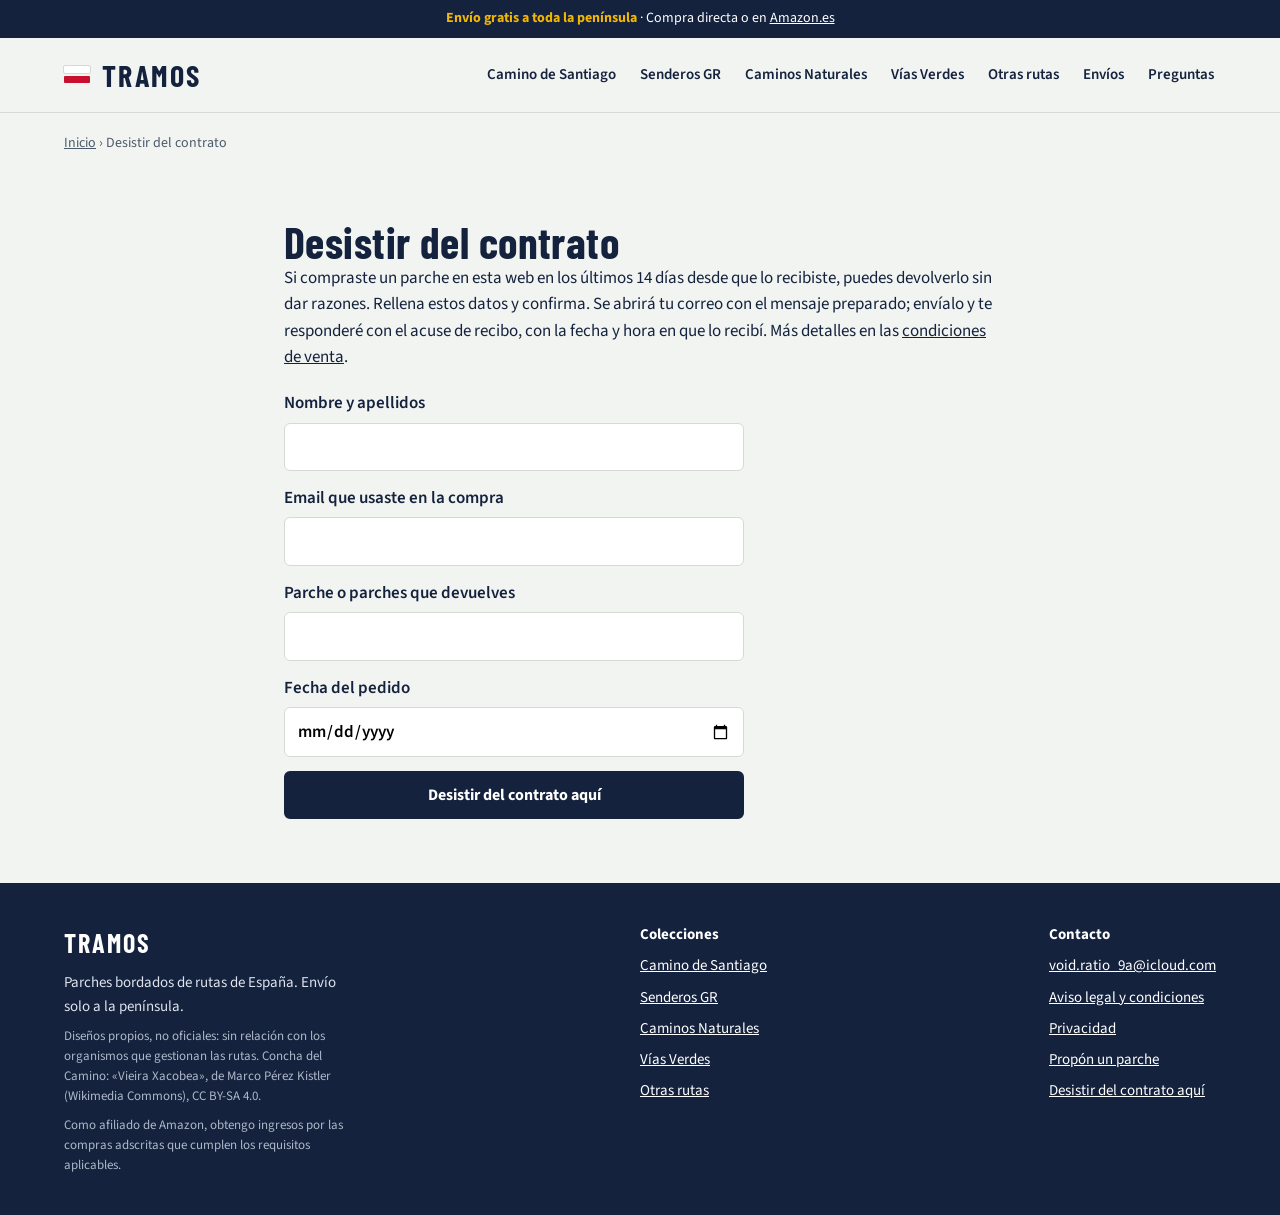
<file: desistimiento.html>
<!doctype html>
<html lang="es">
<head>
<meta charset="utf-8">
<meta name="viewport" content="width=device-width, initial-scale=1">
<title>Desistir del contrato · Tramos</title>
<meta name="description" content="Devuelve tu compra de Tramos en 14 días.">
<script>(function(){var p=location.pathname;if(!/\/$/.test(p)&&!/\.[a-z0-9]+$/i.test(p)){location.replace(p+'/'+location.search+location.hash)}})();</script>
<link rel="icon" href="assets/img/favicon.svg" type="image/svg+xml">
<link rel="stylesheet" href="assets/css/style.css">
</head>
<body>
<div class="topbar"><b>Envío gratis a toda la península</b> · Compra directa o en <a href="https://www.amazon.es/">Amazon.es</a></div>
<header class="site-header"><div class="wrap">
  <a class="logo" href="index.html"><span class="stripe" aria-hidden="true"><span class="w"></span><span class="r"></span></span><b>TRAMOS</b></a>
  <nav class="nav" aria-label="Principal">
    <a class="navlink" href="camino-de-santiago.html">Camino de Santiago</a>
    <a class="navlink" href="senderos-gr.html">Senderos GR</a>
    <a class="navlink" href="caminos-naturales.html">Caminos Naturales</a>
    <a class="navlink" href="vias-verdes.html">Vías Verdes</a>
    <a class="navlink" href="otras-rutas.html">Otras rutas</a>
    <a class="navlink" href="index.html#envios">Envíos</a>
    <a class="navlink" href="index.html#faq">Preguntas</a>
  </nav>
</div></header>
<main>
<div class="wrap crumbs"><a href="index.html">Inicio</a> › Desistir del contrato</div>
<section class="wrap section legal">
<h1 class="h-l">Desistir del contrato</h1>
<p>Si compraste un parche en esta web en los últimos 14 días desde que lo recibiste, puedes devolverlo sin dar razones. Rellena estos datos y confirma. Se abrirá tu correo con el mensaje preparado; envíalo y te responderé con el acuse de recibo, con la fecha y hora en que lo recibí. Más detalles en las <a href="aviso-legal.html#desistimiento">condiciones de venta</a>.</p>
<form id="desist" class="dform">
<label>Nombre y apellidos<input name="nombre" required autocomplete="name"></label>
<label>Email que usaste en la compra<input name="email" type="email" required autocomplete="email"></label>
<label>Parche o parches que devuelves<input name="producto" required></label>
<label>Fecha del pedido<input name="fecha" type="date" required></label>
<button class="btn btn-solid" type="submit">Desistir del contrato aquí</button>
</form>
<div id="confirm" class="dform" hidden>
<p id="resumen"></p>
<a id="confirmar" class="btn btn-shell">Confirmar desistimiento</a>
<p class="note">Si no se abre tu correo, escribe a <a href="mailto:void.ratio_9a@icloud.com">void.ratio_9a@icloud.com</a> con estos mismos datos.</p>
</div>
</section>
</main>
<footer class="site-footer"><div class="wrap">
  <div class="col"><span class="brand">TRAMOS</span><span>Parches bordados de rutas de España. Envío solo a la península.</span>
    <span class="small">Diseños propios, no oficiales: sin relación con los organismos que gestionan las rutas. Concha del Camino: «Vieira Xacobea», de Marco Pérez Kistler (Wikimedia Commons), CC BY-SA 4.0.</span>
    <span class="small">Como afiliado de Amazon, obtengo ingresos por las compras adscritas que cumplen los requisitos aplicables.</span></div>
  <nav class="col" aria-label="Colecciones"><span style="font-weight:700;color:#fff">Colecciones</span>
    <a href="camino-de-santiago.html">Camino de Santiago</a>
    <a href="senderos-gr.html">Senderos GR</a>
    <a href="caminos-naturales.html">Caminos Naturales</a>
    <a href="vias-verdes.html">Vías Verdes</a>
    <a href="otras-rutas.html">Otras rutas</a>
  </nav>
  <div class="col"><span style="font-weight:700;color:#fff">Contacto</span><a href="mailto:void.ratio_9a@icloud.com">void.ratio_9a@icloud.com</a><a href="aviso-legal.html">Aviso legal y condiciones</a><a href="privacidad.html">Privacidad</a><a href="propuesta.html">Propón un parche</a><a href="desistimiento.html">Desistir del contrato aquí</a></div>
</div></footer>
<script>
(function(){var f=document.getElementById('desist');if(!f)return;f.addEventListener('submit',function(e){e.preventDefault();var d=new FormData(f);
var t='Desisto de mi contrato de venta del siguiente bien: '+d.get('producto')+'.\nPedido el '+d.get('fecha')+'.\nNombre: '+d.get('nombre')+'.\nEmail de la compra: '+d.get('email')+'.';
document.getElementById('resumen').textContent=t;
document.getElementById('confirmar').href='mailto:void.ratio_9a@icloud.com?subject='+encodeURIComponent('Desistimiento de compra en Tramos')+'&body='+encodeURIComponent(t);
f.hidden=true;document.getElementById('confirm').hidden=false;});})();
</script>
<script src="assets/js/products.js"></script>
<script src="assets/js/site.js"></script>
</body>
</html>
</file>
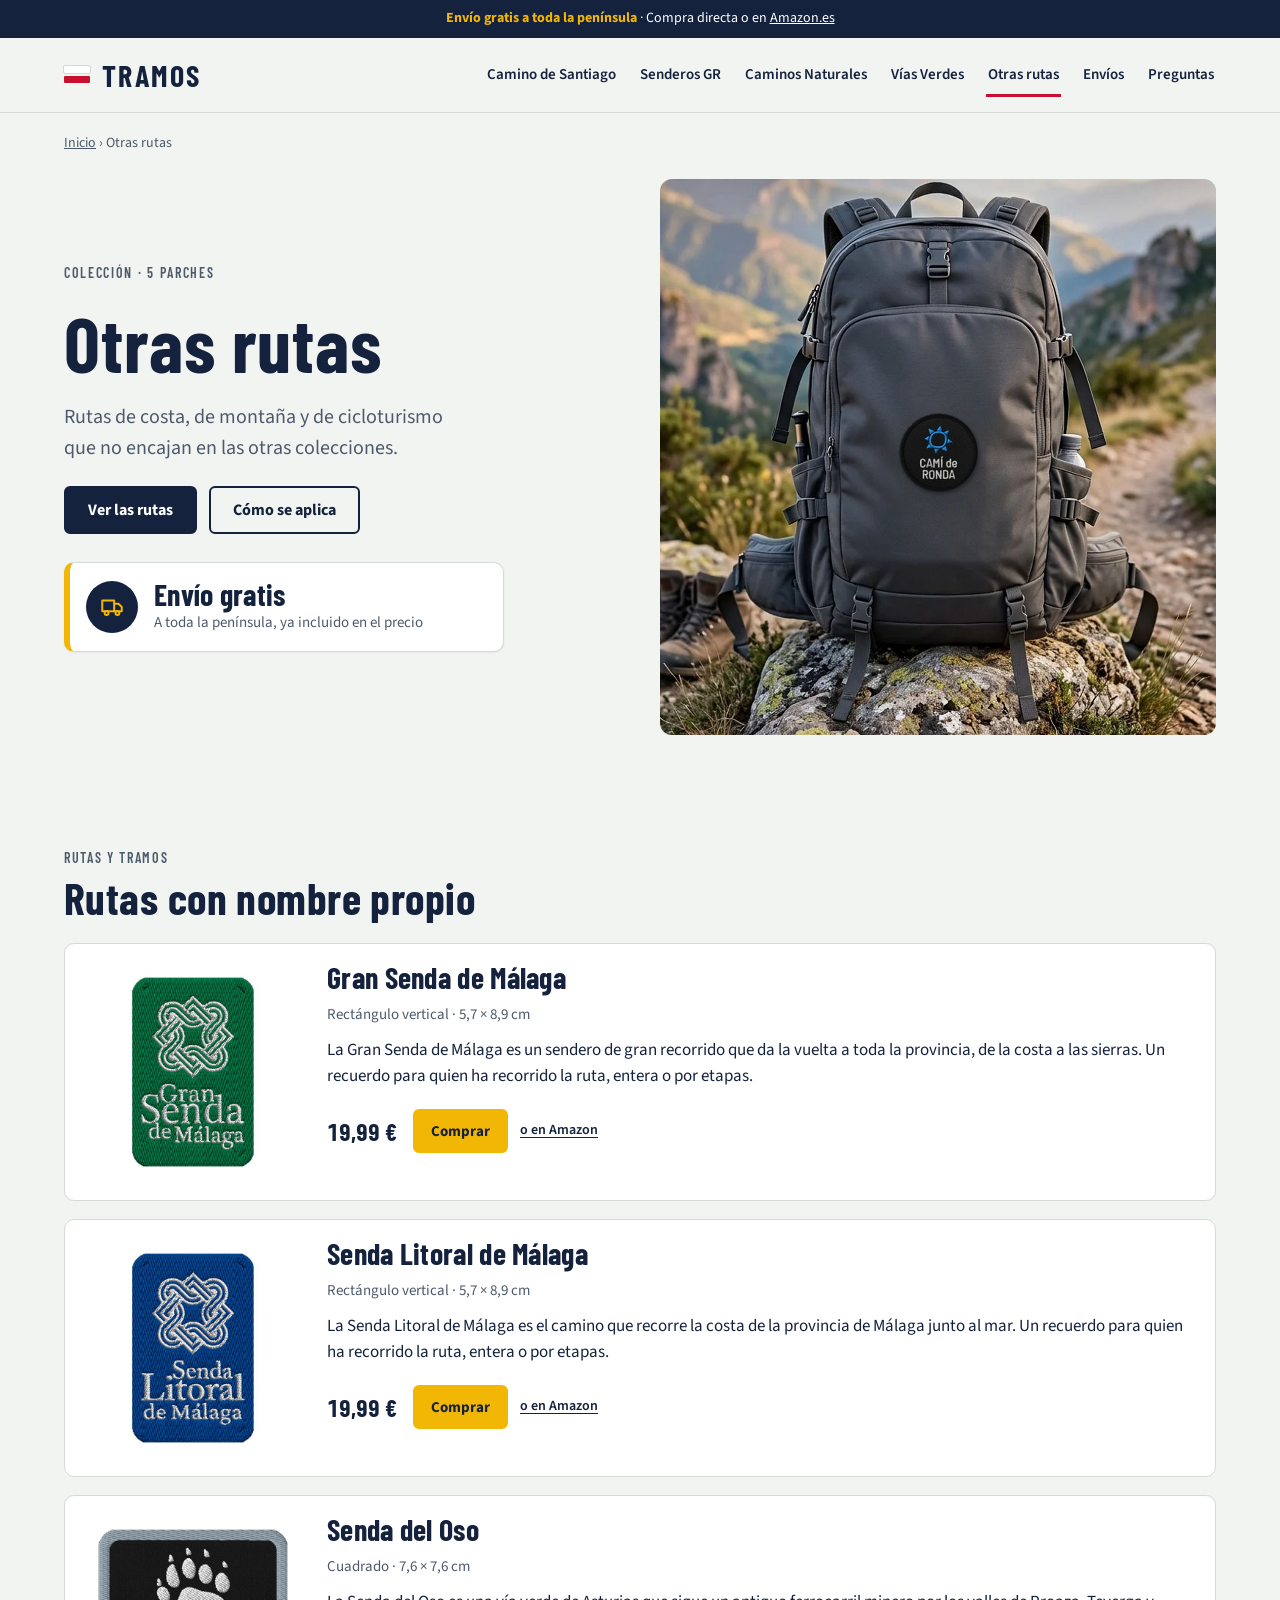
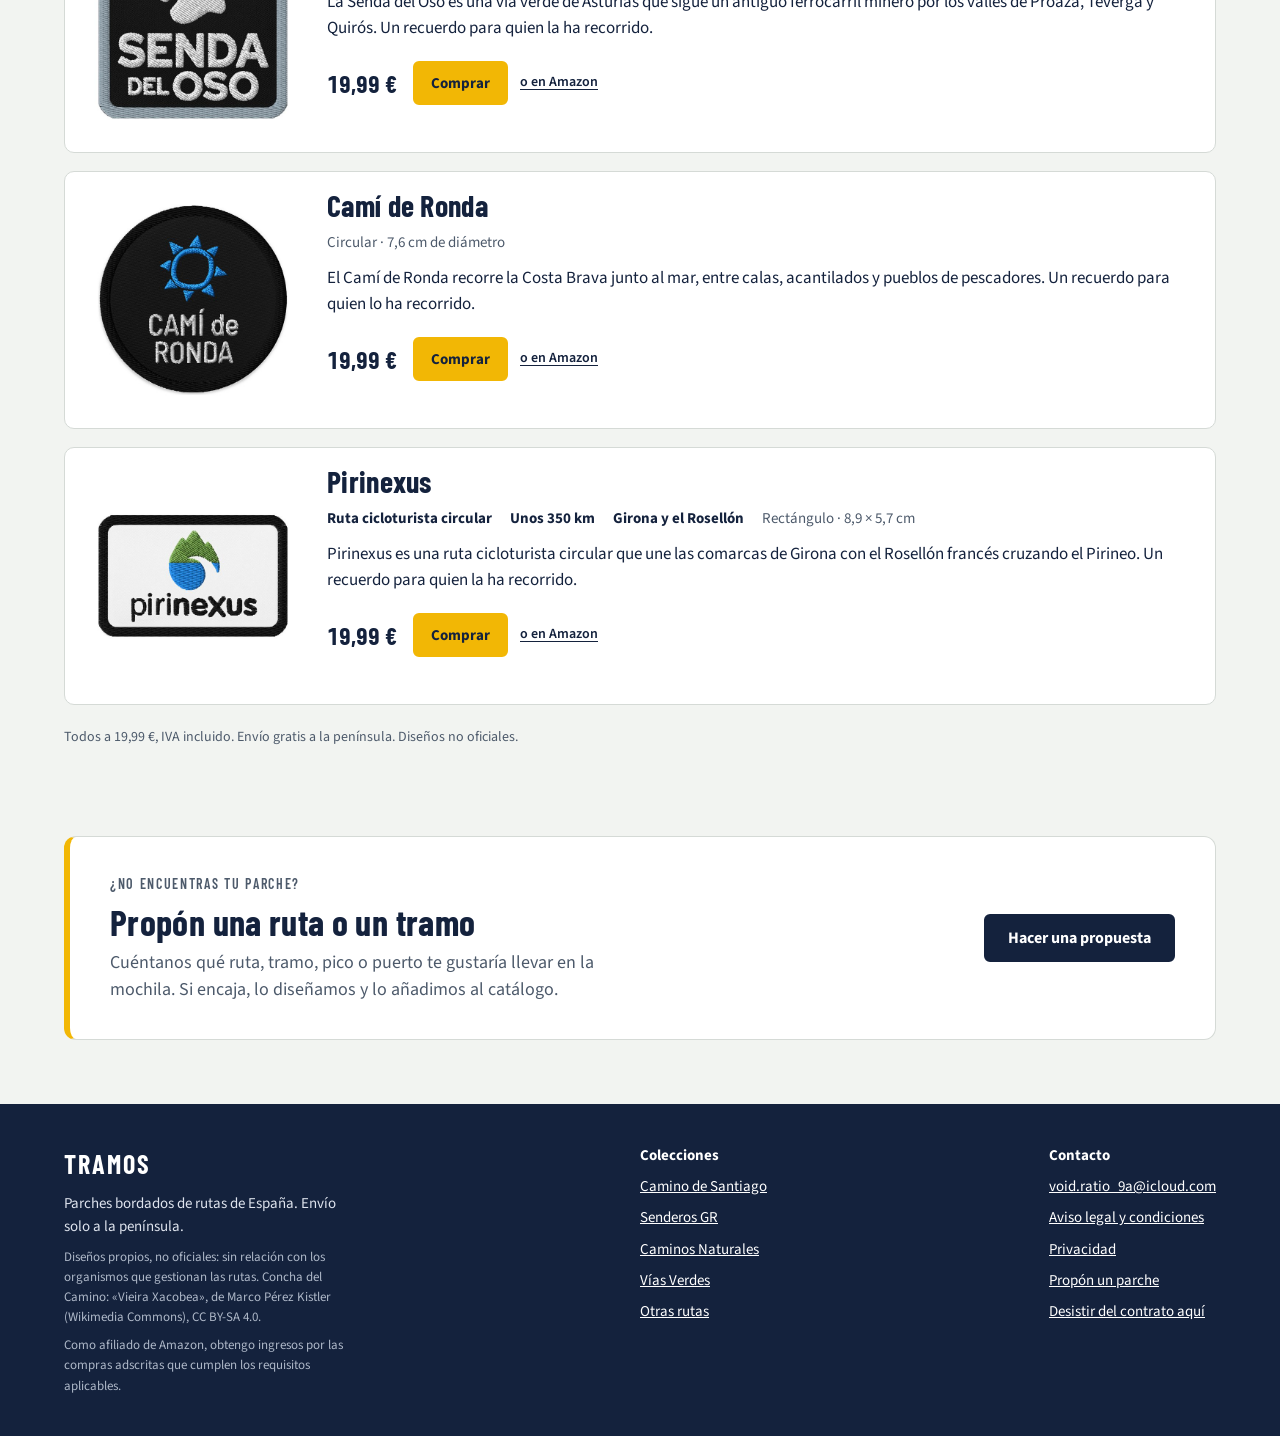
<file: otras-rutas.html>
<!doctype html>
<html lang="es">
<head>
<meta charset="utf-8">
<meta name="viewport" content="width=device-width, initial-scale=1">
<title>Otras rutas · Tramos</title>
<meta name="description" content="Parches bordados de Otras rutas: 5 diseños a 19,99 €.">
<script>(function(){var p=location.pathname;if(!/\/$/.test(p)&&!/\.[a-z0-9]+$/i.test(p)){location.replace(p+'/'+location.search+location.hash)}})();</script>
<link rel="icon" href="assets/img/favicon.svg" type="image/svg+xml">
<link rel="stylesheet" href="assets/css/style.css">
</head>
<body>
<div class="topbar"><b>Envío gratis a toda la península</b> · Compra directa o en <a href="https://www.amazon.es/">Amazon.es</a></div>
<header class="site-header"><div class="wrap">
  <a class="logo" href="index.html"><span class="stripe" aria-hidden="true"><span class="w"></span><span class="r"></span></span><b>TRAMOS</b></a>
  <nav class="nav" aria-label="Principal">
    <a class="navlink" href="camino-de-santiago.html">Camino de Santiago</a>
    <a class="navlink" href="senderos-gr.html">Senderos GR</a>
    <a class="navlink" href="caminos-naturales.html">Caminos Naturales</a>
    <a class="navlink" href="vias-verdes.html">Vías Verdes</a>
    <a class="navlink" href="otras-rutas.html" aria-current="page">Otras rutas</a>
    <a class="navlink" href="index.html#envios">Envíos</a>
    <a class="navlink" href="index.html#faq">Preguntas</a>
  </nav>
</div></header>
<main>
<div class="wrap crumbs"><a href="index.html">Inicio</a> › Otras rutas</div>
<section class="wrap hero" style="padding-top:24px;padding-bottom:48px">
  <div class="stack">
    <span class="eyebrow">Colección · 5 parches</span>
    <h1 class="h-xl">Otras rutas</h1>
    <p class="lead">Rutas de costa, de montaña y de cicloturismo que no encajan en las otras colecciones.</p>
    <div class="row"><a class="btn btn-solid" href="#rutas">Ver las rutas</a><a class="btn btn-ghost" href="index.html#como">Cómo se aplica</a></div>
    <div class="ship"><span class="ship-ico" aria-hidden="true"><svg viewBox="0 0 24 24" width="26" height="26" fill="none" stroke="currentColor" stroke-width="1.8" stroke-linecap="round" stroke-linejoin="round"><path d="M3 6h11v10H3z"/><path d="M14 9h4l3 3v4h-7"/><circle cx="7" cy="17.5" r="1.8"/><circle cx="17" cy="17.5" r="1.8"/></svg></span><p><b>Envío gratis</b><span>A toda la península, ya incluido en el precio</span></p></div>
  </div>
  <img src="assets/img/col-otras.jpg" alt="Mochila con un parche de la colección Otras rutas" width="1100" height="1100">
</section>
<section id="rutas" class="wrap section stack">
  <div class="stack" style="gap:6px"><span class="eyebrow">Rutas y tramos</span><h2 class="h-l">Rutas con nombre propio</h2></div>
  <div class="routes">
    <article class="route" id="trm-gsmal">
      <img src="assets/img/trm-gsmal.jpg" alt="Parche bordado Gran Senda de Málaga" loading="lazy" width="600" height="600">
      <div class="stack">
        <h3>Gran Senda de Málaga</h3>
        <div class="kv"><span>Rectángulo vertical · 5,7 × 8,9 cm</span></div>
        <p>La Gran Senda de Málaga es un sendero de gran recorrido que da la vuelta a toda la provincia, de la costa a las sierras. Un recuerdo para quien ha recorrido la ruta, entera o por etapas.</p>
        <div class="pfoot" style="justify-content:flex-start;gap:16px"><span class="price">19,99 €</span><span class="buyslot" data-sku="TRM-GSMAL"><span class="soon">Próximamente en Amazon</span></span></div>
      </div>
    </article>
    <article class="route" id="trm-slmal">
      <img src="assets/img/trm-slmal.jpg" alt="Parche bordado Senda Litoral de Málaga" loading="lazy" width="600" height="600">
      <div class="stack">
        <h3>Senda Litoral de Málaga</h3>
        <div class="kv"><span>Rectángulo vertical · 5,7 × 8,9 cm</span></div>
        <p>La Senda Litoral de Málaga es el camino que recorre la costa de la provincia de Málaga junto al mar. Un recuerdo para quien ha recorrido la ruta, entera o por etapas.</p>
        <div class="pfoot" style="justify-content:flex-start;gap:16px"><span class="price">19,99 €</span><span class="buyslot" data-sku="TRM-SLMAL"><span class="soon">Próximamente en Amazon</span></span></div>
      </div>
    </article>
    <article class="route" id="trm-oso">
      <img src="assets/img/trm-oso.jpg" alt="Parche bordado Senda del Oso" loading="lazy" width="600" height="600">
      <div class="stack">
        <h3>Senda del Oso</h3>
        <div class="kv"><span>Cuadrado · 7,6 × 7,6 cm</span></div>
        <p>La Senda del Oso es una vía verde de Asturias que sigue un antiguo ferrocarril minero por los valles de Proaza, Teverga y Quirós. Un recuerdo para quien la ha recorrido.</p>
        <div class="pfoot" style="justify-content:flex-start;gap:16px"><span class="price">19,99 €</span><span class="buyslot" data-sku="TRM-OSO"><span class="soon">Próximamente en Amazon</span></span></div>
      </div>
    </article>
    <article class="route" id="trm-ronda">
      <img src="assets/img/trm-ronda.jpg" alt="Parche bordado Camí de Ronda" loading="lazy" width="600" height="600">
      <div class="stack">
        <h3>Camí de Ronda</h3>
        <div class="kv"><span>Circular · 7,6 cm de diámetro</span></div>
        <p>El Camí de Ronda recorre la Costa Brava junto al mar, entre calas, acantilados y pueblos de pescadores. Un recuerdo para quien lo ha recorrido.</p>
        <div class="pfoot" style="justify-content:flex-start;gap:16px"><span class="price">19,99 €</span><span class="buyslot" data-sku="TRM-RONDA"><span class="soon">Próximamente en Amazon</span></span></div>
      </div>
    </article>
    <article class="route" id="trm-pirx">
      <img src="assets/img/trm-pirx.jpg" alt="Parche bordado Pirinexus" loading="lazy" width="600" height="600">
      <div class="stack">
        <h3>Pirinexus</h3>
        <div class="kv"><span><b>Ruta cicloturista circular</b></span><span><b>Unos 350 km</b></span><span><b>Girona y el Rosellón</b></span><span>Rectángulo · 8,9 × 5,7 cm</span></div>
        <p>Pirinexus es una ruta cicloturista circular que une las comarcas de Girona con el Rosellón francés cruzando el Pirineo. Un recuerdo para quien la ha recorrido.</p>
        <div class="pfoot" style="justify-content:flex-start;gap:16px"><span class="price">19,99 €</span><span class="buyslot" data-sku="TRM-PIRX"><span class="soon">Próximamente en Amazon</span></span></div>
      </div>
    </article>
  </div>
  <p class="muted" style="font-size:14px">Todos a 19,99 €, IVA incluido. Envío gratis a la península. Diseños no oficiales.</p>
</section>
<section class="wrap section" id="propuesta" style="padding-top:24px">
  <div class="propose">
    <div class="stack" style="gap:8px">
      <span class="eyebrow">¿No encuentras tu parche?</span>
      <h2 class="h-l">Propón una ruta o un tramo</h2>
      <p>Cuéntanos qué ruta, tramo, pico o puerto te gustaría llevar en la mochila. Si encaja, lo diseñamos y lo añadimos al catálogo.</p>
    </div>
    <a class="btn btn-solid" href="propuesta.html">Hacer una propuesta</a>
  </div>
</section>
</main>
<footer class="site-footer"><div class="wrap">
  <div class="col"><span class="brand">TRAMOS</span><span>Parches bordados de rutas de España. Envío solo a la península.</span>
    <span class="small">Diseños propios, no oficiales: sin relación con los organismos que gestionan las rutas. Concha del Camino: «Vieira Xacobea», de Marco Pérez Kistler (Wikimedia Commons), CC BY-SA 4.0.</span>
    <span class="small">Como afiliado de Amazon, obtengo ingresos por las compras adscritas que cumplen los requisitos aplicables.</span></div>
  <nav class="col" aria-label="Colecciones"><span style="font-weight:700;color:#fff">Colecciones</span>
    <a href="camino-de-santiago.html">Camino de Santiago</a>
    <a href="senderos-gr.html">Senderos GR</a>
    <a href="caminos-naturales.html">Caminos Naturales</a>
    <a href="vias-verdes.html">Vías Verdes</a>
    <a href="otras-rutas.html">Otras rutas</a>
  </nav>
  <div class="col"><span style="font-weight:700;color:#fff">Contacto</span><a href="mailto:void.ratio_9a@icloud.com">void.ratio_9a@icloud.com</a><a href="aviso-legal.html">Aviso legal y condiciones</a><a href="privacidad.html">Privacidad</a><a href="propuesta.html">Propón un parche</a><a href="desistimiento.html">Desistir del contrato aquí</a></div>
</div></footer>
<script src="assets/js/products.js"></script>
<script src="assets/js/site.js"></script>
</body>
</html>
</file>
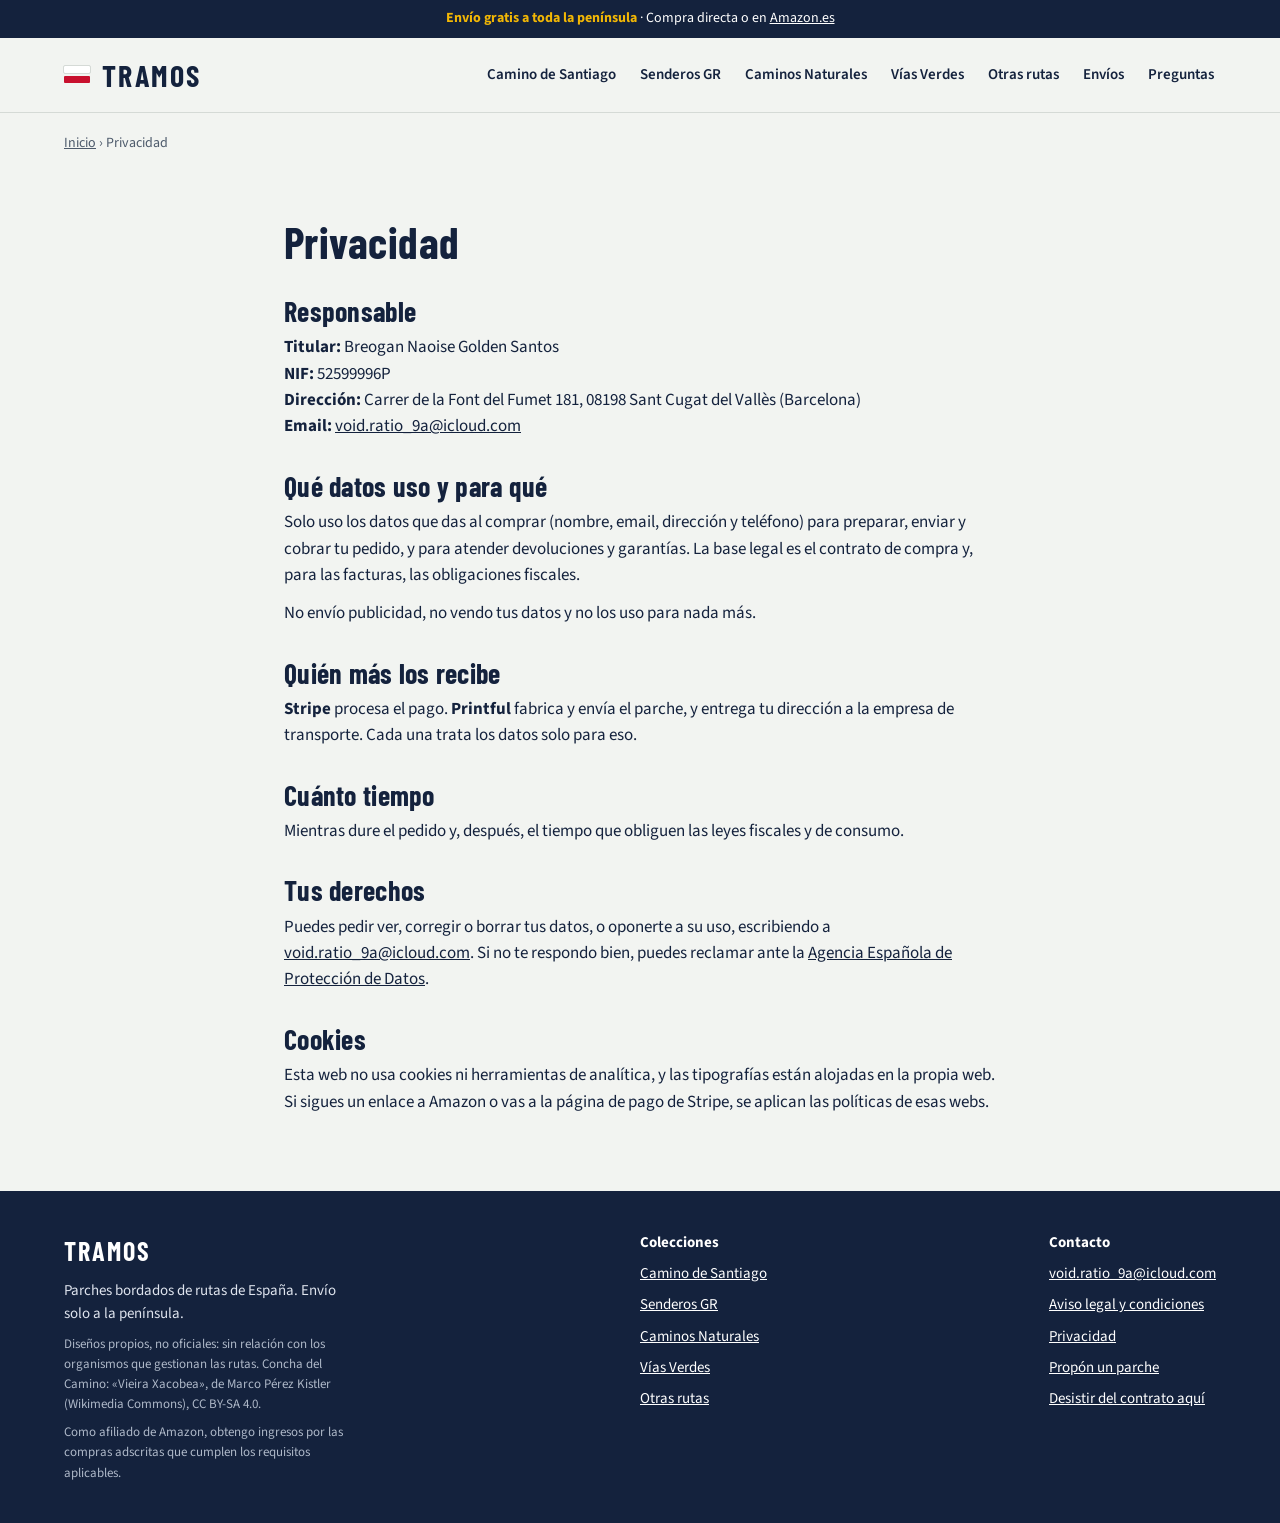
<file: privacidad.html>
<!doctype html>
<html lang="es">
<head>
<meta charset="utf-8">
<meta name="viewport" content="width=device-width, initial-scale=1">
<title>Privacidad · Tramos</title>
<meta name="description" content="Cómo trata Tramos los datos de quien compra.">
<script>(function(){var p=location.pathname;if(!/\/$/.test(p)&&!/\.[a-z0-9]+$/i.test(p)){location.replace(p+'/'+location.search+location.hash)}})();</script>
<link rel="icon" href="assets/img/favicon.svg" type="image/svg+xml">
<link rel="stylesheet" href="assets/css/style.css">
</head>
<body>
<div class="topbar"><b>Envío gratis a toda la península</b> · Compra directa o en <a href="https://www.amazon.es/">Amazon.es</a></div>
<header class="site-header"><div class="wrap">
  <a class="logo" href="index.html"><span class="stripe" aria-hidden="true"><span class="w"></span><span class="r"></span></span><b>TRAMOS</b></a>
  <nav class="nav" aria-label="Principal">
    <a class="navlink" href="camino-de-santiago.html">Camino de Santiago</a>
    <a class="navlink" href="senderos-gr.html">Senderos GR</a>
    <a class="navlink" href="caminos-naturales.html">Caminos Naturales</a>
    <a class="navlink" href="vias-verdes.html">Vías Verdes</a>
    <a class="navlink" href="otras-rutas.html">Otras rutas</a>
    <a class="navlink" href="index.html#envios">Envíos</a>
    <a class="navlink" href="index.html#faq">Preguntas</a>
  </nav>
</div></header>
<main>
<div class="wrap crumbs"><a href="index.html">Inicio</a> › Privacidad</div>
<section class="wrap section legal">
<h1 class="h-l">Privacidad</h1>
<h2>Responsable</h2>
<p><b>Titular:</b> Breogan Naoise Golden Santos<br><b>NIF:</b> 52599996P<br><b>Dirección:</b> Carrer de la Font del Fumet 181, 08198 Sant Cugat del Vallès (Barcelona)<br><b>Email:</b> <a href="mailto:void.ratio_9a@icloud.com">void.ratio_9a@icloud.com</a></p>
<h2>Qué datos uso y para qué</h2>
<p>Solo uso los datos que das al comprar (nombre, email, dirección y teléfono) para preparar, enviar y cobrar tu pedido, y para atender devoluciones y garantías. La base legal es el contrato de compra y, para las facturas, las obligaciones fiscales.</p>
<p>No envío publicidad, no vendo tus datos y no los uso para nada más.</p>
<h2>Quién más los recibe</h2>
<p><b>Stripe</b> procesa el pago. <b>Printful</b> fabrica y envía el parche, y entrega tu dirección a la empresa de transporte. Cada una trata los datos solo para eso.</p>
<h2>Cuánto tiempo</h2>
<p>Mientras dure el pedido y, después, el tiempo que obliguen las leyes fiscales y de consumo.</p>
<h2>Tus derechos</h2>
<p>Puedes pedir ver, corregir o borrar tus datos, o oponerte a su uso, escribiendo a <a href="mailto:void.ratio_9a@icloud.com">void.ratio_9a@icloud.com</a>. Si no te respondo bien, puedes reclamar ante la <a href="https://www.aepd.es/">Agencia Española de Protección de Datos</a>.</p>
<h2>Cookies</h2>
<p>Esta web no usa cookies ni herramientas de analítica, y las tipografías están alojadas en la propia web. Si sigues un enlace a Amazon o vas a la página de pago de Stripe, se aplican las políticas de esas webs.</p>
</section>
</main>
<footer class="site-footer"><div class="wrap">
  <div class="col"><span class="brand">TRAMOS</span><span>Parches bordados de rutas de España. Envío solo a la península.</span>
    <span class="small">Diseños propios, no oficiales: sin relación con los organismos que gestionan las rutas. Concha del Camino: «Vieira Xacobea», de Marco Pérez Kistler (Wikimedia Commons), CC BY-SA 4.0.</span>
    <span class="small">Como afiliado de Amazon, obtengo ingresos por las compras adscritas que cumplen los requisitos aplicables.</span></div>
  <nav class="col" aria-label="Colecciones"><span style="font-weight:700;color:#fff">Colecciones</span>
    <a href="camino-de-santiago.html">Camino de Santiago</a>
    <a href="senderos-gr.html">Senderos GR</a>
    <a href="caminos-naturales.html">Caminos Naturales</a>
    <a href="vias-verdes.html">Vías Verdes</a>
    <a href="otras-rutas.html">Otras rutas</a>
  </nav>
  <div class="col"><span style="font-weight:700;color:#fff">Contacto</span><a href="mailto:void.ratio_9a@icloud.com">void.ratio_9a@icloud.com</a><a href="aviso-legal.html">Aviso legal y condiciones</a><a href="privacidad.html">Privacidad</a><a href="propuesta.html">Propón un parche</a><a href="desistimiento.html">Desistir del contrato aquí</a></div>
</div></footer>
<script src="assets/js/products.js"></script>
<script src="assets/js/site.js"></script>
</body>
</html>
</file>
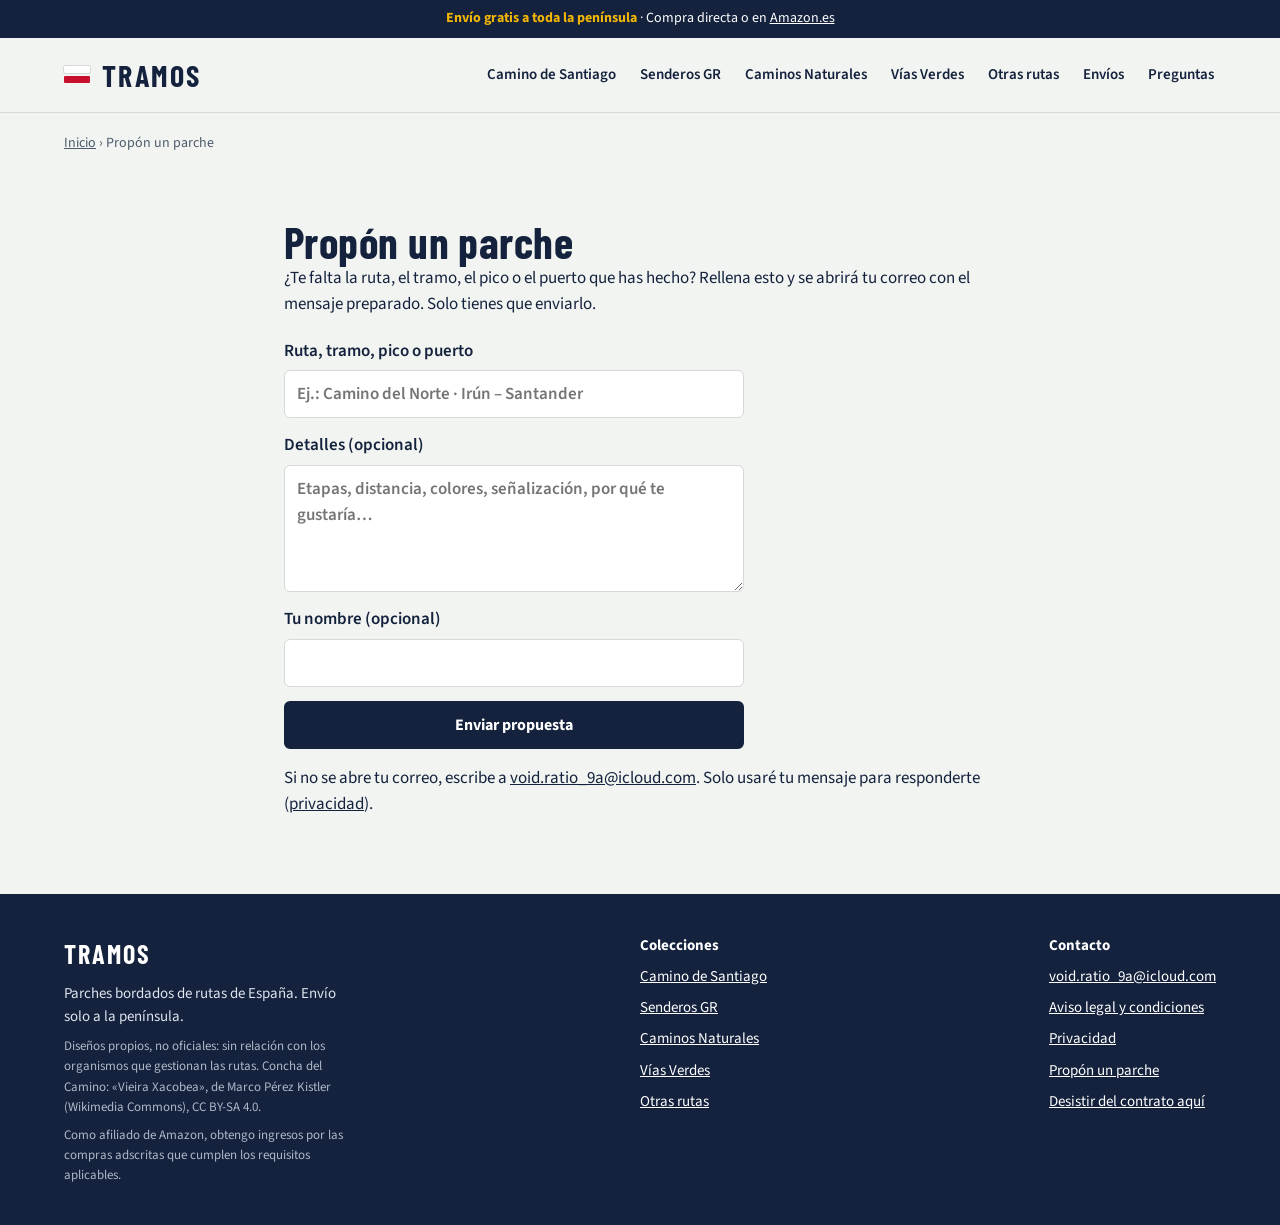
<file: propuesta.html>
<!doctype html>
<html lang="es">
<head>
<meta charset="utf-8">
<meta name="viewport" content="width=device-width, initial-scale=1">
<title>Propón un parche · Tramos</title>
<meta name="description" content="¿No encuentras el parche de tu ruta? Propón una ruta, tramo, pico o puerto y lo estudiamos.">
<script>(function(){var p=location.pathname;if(!/\/$/.test(p)&&!/\.[a-z0-9]+$/i.test(p)){location.replace(p+'/'+location.search+location.hash)}})();</script>
<link rel="icon" href="assets/img/favicon.svg" type="image/svg+xml">
<link rel="stylesheet" href="assets/css/style.css">
</head>
<body>
<div class="topbar"><b>Envío gratis a toda la península</b> · Compra directa o en <a href="https://www.amazon.es/">Amazon.es</a></div>
<header class="site-header"><div class="wrap">
  <a class="logo" href="index.html"><span class="stripe" aria-hidden="true"><span class="w"></span><span class="r"></span></span><b>TRAMOS</b></a>
  <nav class="nav" aria-label="Principal">
    <a class="navlink" href="camino-de-santiago.html">Camino de Santiago</a>
    <a class="navlink" href="senderos-gr.html">Senderos GR</a>
    <a class="navlink" href="caminos-naturales.html">Caminos Naturales</a>
    <a class="navlink" href="vias-verdes.html">Vías Verdes</a>
    <a class="navlink" href="otras-rutas.html">Otras rutas</a>
    <a class="navlink" href="index.html#envios">Envíos</a>
    <a class="navlink" href="index.html#faq">Preguntas</a>
  </nav>
</div></header>
<main>
<div class="wrap crumbs"><a href="index.html">Inicio</a> › Propón un parche</div>
<section class="wrap section legal">
<h1 class="h-l">Propón un parche</h1>
<p>¿Te falta la ruta, el tramo, el pico o el puerto que has hecho? Rellena esto y se abrirá tu correo con el mensaje preparado. Solo tienes que enviarlo.</p>
<form id="prop" class="dform">
<label>Ruta, tramo, pico o puerto<input name="ruta" required placeholder="Ej.: Camino del Norte · Irún – Santander"></label>
<label>Detalles (opcional)<textarea name="detalles" rows="4" placeholder="Etapas, distancia, colores, señalización, por qué te gustaría…"></textarea></label>
<label>Tu nombre (opcional)<input name="nombre" autocomplete="name"></label>
<button class="btn btn-solid" type="submit">Enviar propuesta</button>
</form>
<p class="note" style="margin-top:16px">Si no se abre tu correo, escribe a <a href="mailto:void.ratio_9a@icloud.com">void.ratio_9a@icloud.com</a>. Solo usaré tu mensaje para responderte (<a href="privacidad.html">privacidad</a>).</p>
</section>
</main>
<footer class="site-footer"><div class="wrap">
  <div class="col"><span class="brand">TRAMOS</span><span>Parches bordados de rutas de España. Envío solo a la península.</span>
    <span class="small">Diseños propios, no oficiales: sin relación con los organismos que gestionan las rutas. Concha del Camino: «Vieira Xacobea», de Marco Pérez Kistler (Wikimedia Commons), CC BY-SA 4.0.</span>
    <span class="small">Como afiliado de Amazon, obtengo ingresos por las compras adscritas que cumplen los requisitos aplicables.</span></div>
  <nav class="col" aria-label="Colecciones"><span style="font-weight:700;color:#fff">Colecciones</span>
    <a href="camino-de-santiago.html">Camino de Santiago</a>
    <a href="senderos-gr.html">Senderos GR</a>
    <a href="caminos-naturales.html">Caminos Naturales</a>
    <a href="vias-verdes.html">Vías Verdes</a>
    <a href="otras-rutas.html">Otras rutas</a>
  </nav>
  <div class="col"><span style="font-weight:700;color:#fff">Contacto</span><a href="mailto:void.ratio_9a@icloud.com">void.ratio_9a@icloud.com</a><a href="aviso-legal.html">Aviso legal y condiciones</a><a href="privacidad.html">Privacidad</a><a href="propuesta.html">Propón un parche</a><a href="desistimiento.html">Desistir del contrato aquí</a></div>
</div></footer>
<script>
(function(){var f=document.getElementById('prop');if(!f)return;f.addEventListener('submit',function(e){e.preventDefault();var d=new FormData(f);
var t='Propuesta de parche: '+d.get('ruta')+(d.get('detalles')?'\n\nDetalles: '+d.get('detalles'):'')+(d.get('nombre')?'\n\n'+d.get('nombre'):'');
location.href='mailto:void.ratio_9a@icloud.com?subject='+encodeURIComponent('Propuesta de parche: '+d.get('ruta'))+'&body='+encodeURIComponent(t);});})();
</script>
<script src="assets/js/products.js"></script>
<script src="assets/js/site.js"></script>
</body>
</html>
</file>
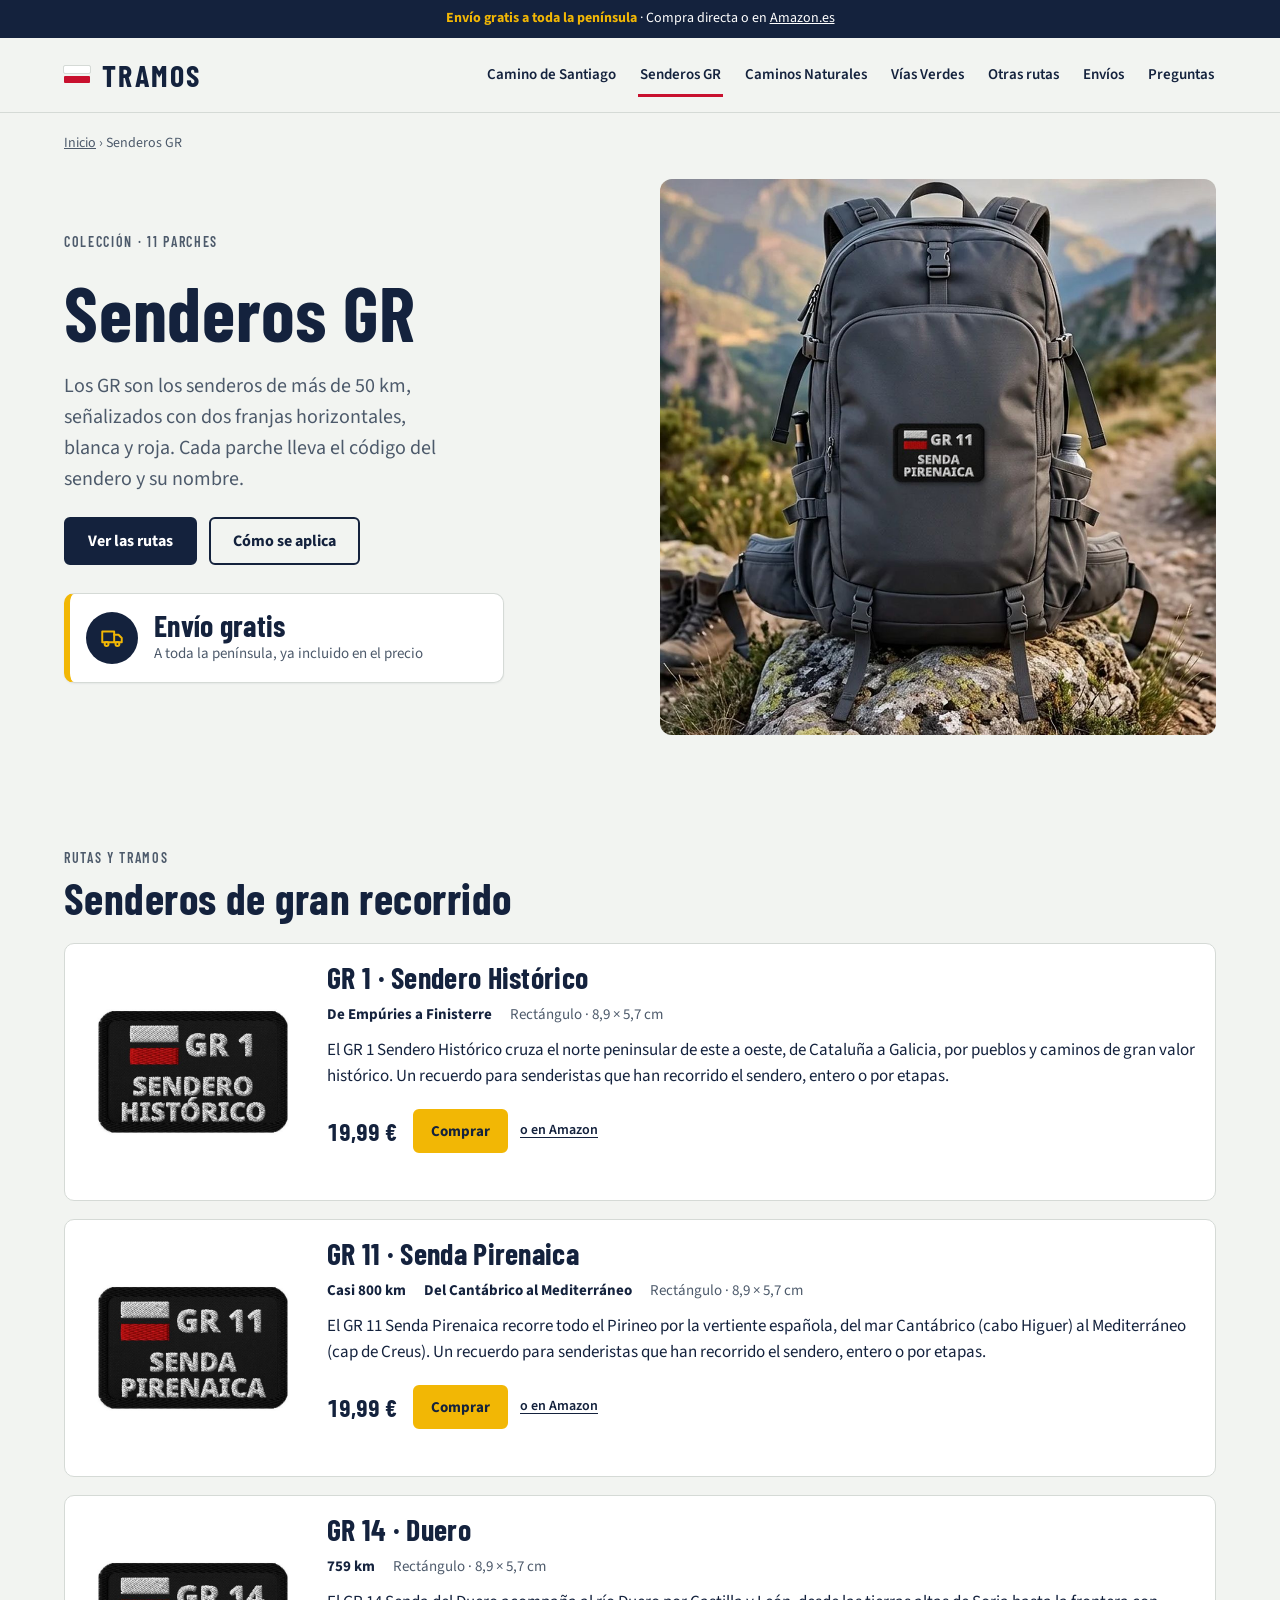
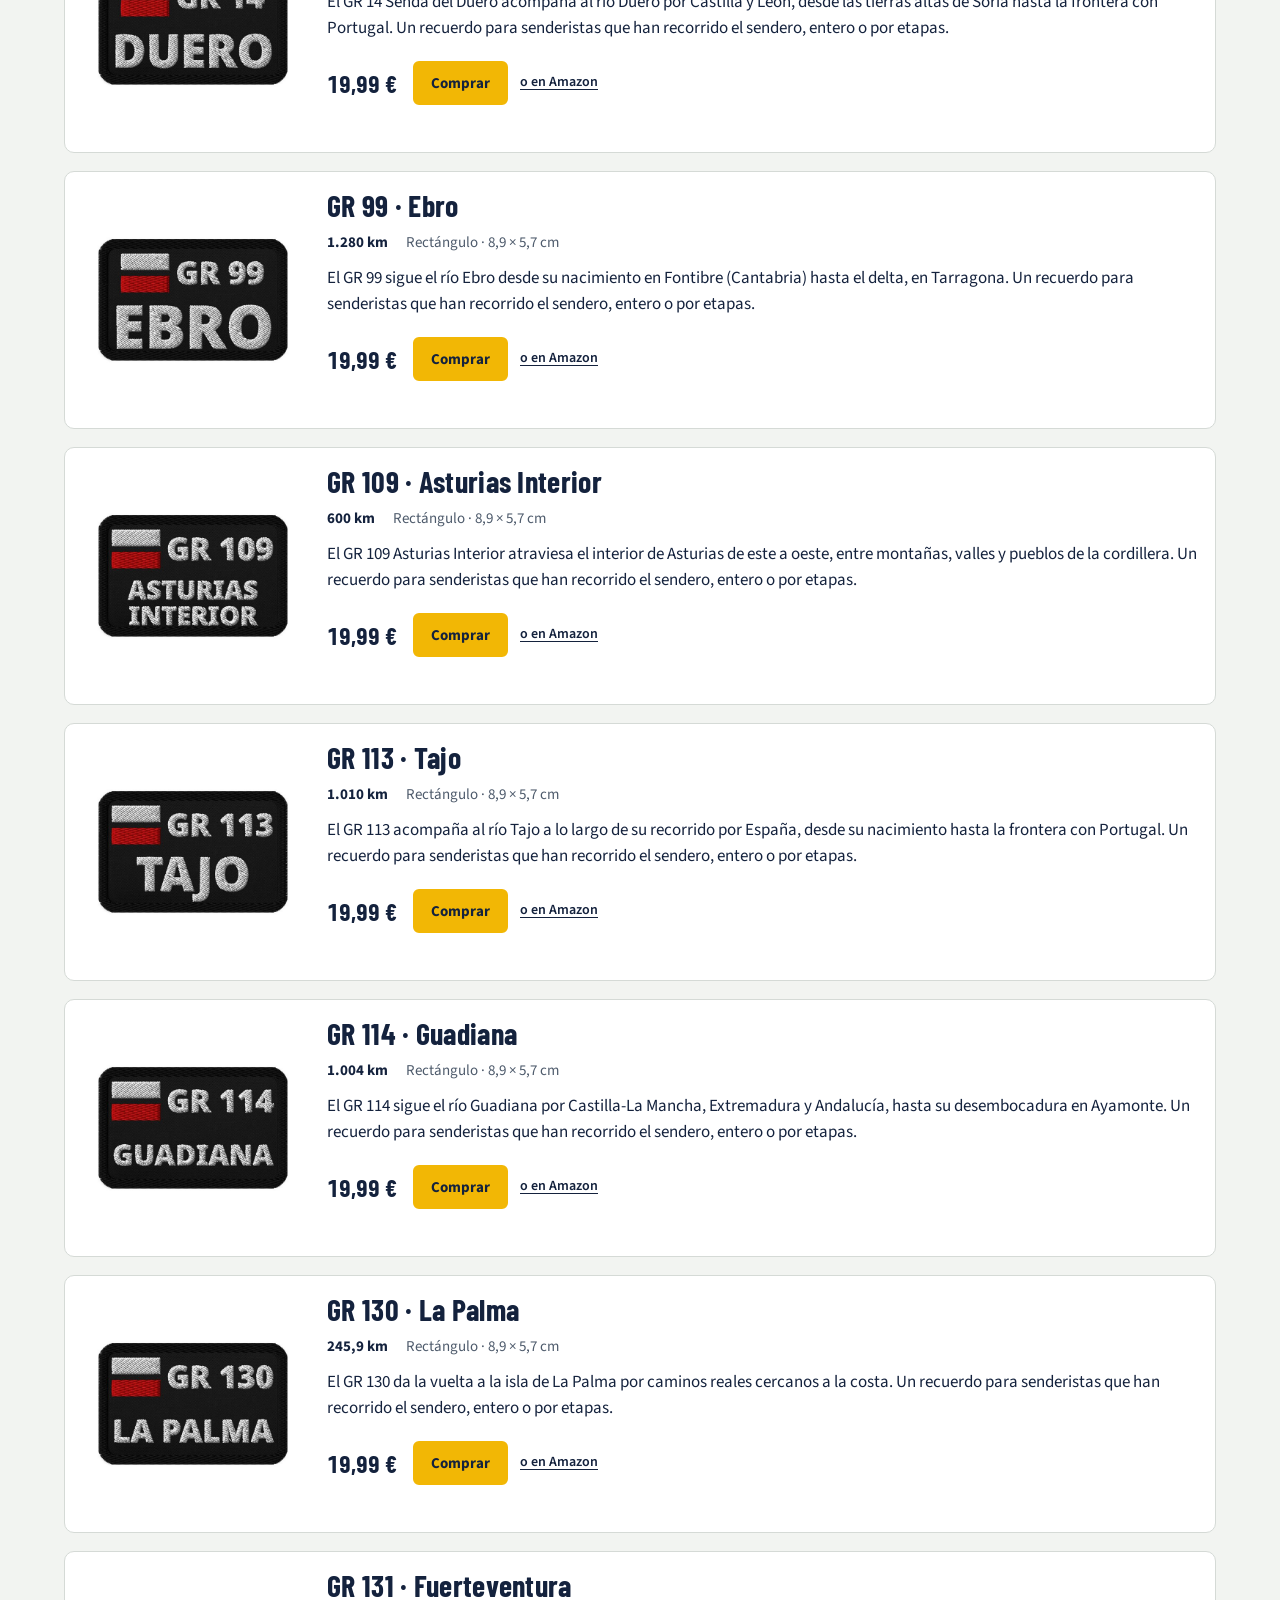
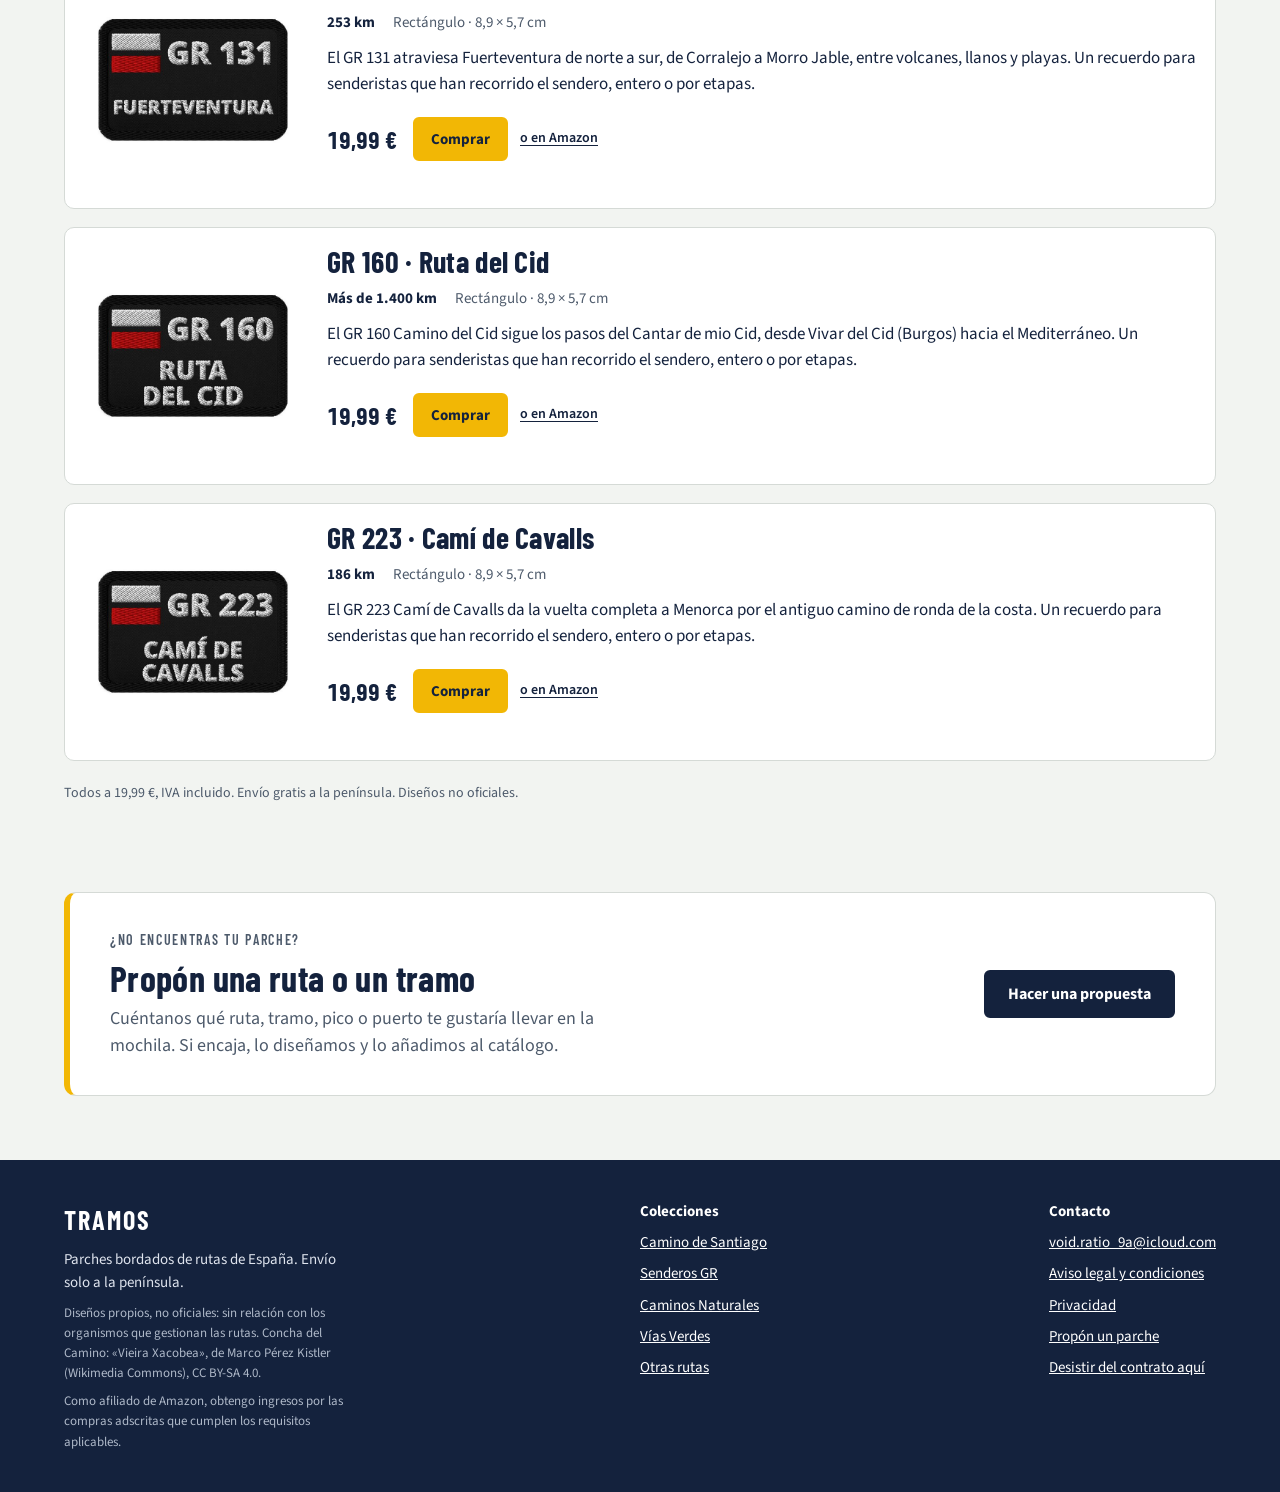
<file: senderos-gr.html>
<!doctype html>
<html lang="es">
<head>
<meta charset="utf-8">
<meta name="viewport" content="width=device-width, initial-scale=1">
<title>Senderos GR · Tramos</title>
<meta name="description" content="Parches bordados de Senderos GR: 11 diseños a 19,99 €.">
<script>(function(){var p=location.pathname;if(!/\/$/.test(p)&&!/\.[a-z0-9]+$/i.test(p)){location.replace(p+'/'+location.search+location.hash)}})();</script>
<link rel="icon" href="assets/img/favicon.svg" type="image/svg+xml">
<link rel="stylesheet" href="assets/css/style.css">
</head>
<body>
<div class="topbar"><b>Envío gratis a toda la península</b> · Compra directa o en <a href="https://www.amazon.es/">Amazon.es</a></div>
<header class="site-header"><div class="wrap">
  <a class="logo" href="index.html"><span class="stripe" aria-hidden="true"><span class="w"></span><span class="r"></span></span><b>TRAMOS</b></a>
  <nav class="nav" aria-label="Principal">
    <a class="navlink" href="camino-de-santiago.html">Camino de Santiago</a>
    <a class="navlink" href="senderos-gr.html" aria-current="page">Senderos GR</a>
    <a class="navlink" href="caminos-naturales.html">Caminos Naturales</a>
    <a class="navlink" href="vias-verdes.html">Vías Verdes</a>
    <a class="navlink" href="otras-rutas.html">Otras rutas</a>
    <a class="navlink" href="index.html#envios">Envíos</a>
    <a class="navlink" href="index.html#faq">Preguntas</a>
  </nav>
</div></header>
<main>
<div class="wrap crumbs"><a href="index.html">Inicio</a> › Senderos GR</div>
<section class="wrap hero" style="padding-top:24px;padding-bottom:48px">
  <div class="stack">
    <span class="eyebrow">Colección · 11 parches</span>
    <h1 class="h-xl">Senderos GR</h1>
    <p class="lead">Los GR son los senderos de más de 50 km, señalizados con dos franjas horizontales, blanca y roja. Cada parche lleva el código del sendero y su nombre.</p>
    <div class="row"><a class="btn btn-solid" href="#rutas">Ver las rutas</a><a class="btn btn-ghost" href="index.html#como">Cómo se aplica</a></div>
    <div class="ship"><span class="ship-ico" aria-hidden="true"><svg viewBox="0 0 24 24" width="26" height="26" fill="none" stroke="currentColor" stroke-width="1.8" stroke-linecap="round" stroke-linejoin="round"><path d="M3 6h11v10H3z"/><path d="M14 9h4l3 3v4h-7"/><circle cx="7" cy="17.5" r="1.8"/><circle cx="17" cy="17.5" r="1.8"/></svg></span><p><b>Envío gratis</b><span>A toda la península, ya incluido en el precio</span></p></div>
  </div>
  <img src="assets/img/col-gr.jpg" alt="Mochila con un parche de la colección Senderos GR" width="1100" height="1100">
</section>
<section id="rutas" class="wrap section stack">
  <div class="stack" style="gap:6px"><span class="eyebrow">Rutas y tramos</span><h2 class="h-l">Senderos de gran recorrido</h2></div>
  <div class="routes">
    <article class="route" id="trm-gr1">
      <img src="assets/img/trm-gr1.jpg" alt="Parche bordado GR 1 · Sendero Histórico" loading="lazy" width="600" height="600">
      <div class="stack">
        <h3>GR 1 · Sendero Histórico</h3>
        <div class="kv"><span><b>De Empúries a Finisterre</b></span><span>Rectángulo · 8,9 × 5,7 cm</span></div>
        <p>El GR 1 Sendero Histórico cruza el norte peninsular de este a oeste, de Cataluña a Galicia, por pueblos y caminos de gran valor histórico. Un recuerdo para senderistas que han recorrido el sendero, entero o por etapas.</p>
        <div class="pfoot" style="justify-content:flex-start;gap:16px"><span class="price">19,99 €</span><span class="buyslot" data-sku="TRM-GR1"><span class="soon">Próximamente en Amazon</span></span></div>
      </div>
    </article>
    <article class="route" id="trm-gr11">
      <img src="assets/img/trm-gr11.jpg" alt="Parche bordado GR 11 · Senda Pirenaica" loading="lazy" width="600" height="600">
      <div class="stack">
        <h3>GR 11 · Senda Pirenaica</h3>
        <div class="kv"><span><b>Casi 800 km</b></span><span><b>Del Cantábrico al Mediterráneo</b></span><span>Rectángulo · 8,9 × 5,7 cm</span></div>
        <p>El GR 11 Senda Pirenaica recorre todo el Pirineo por la vertiente española, del mar Cantábrico (cabo Higuer) al Mediterráneo (cap de Creus). Un recuerdo para senderistas que han recorrido el sendero, entero o por etapas.</p>
        <div class="pfoot" style="justify-content:flex-start;gap:16px"><span class="price">19,99 €</span><span class="buyslot" data-sku="TRM-GR11"><span class="soon">Próximamente en Amazon</span></span></div>
      </div>
    </article>
    <article class="route" id="trm-gr14">
      <img src="assets/img/trm-gr14.jpg" alt="Parche bordado GR 14 · Duero" loading="lazy" width="600" height="600">
      <div class="stack">
        <h3>GR 14 · Duero</h3>
        <div class="kv"><span><b>759 km</b></span><span>Rectángulo · 8,9 × 5,7 cm</span></div>
        <p>El GR 14 Senda del Duero acompaña al río Duero por Castilla y León, desde las tierras altas de Soria hasta la frontera con Portugal. Un recuerdo para senderistas que han recorrido el sendero, entero o por etapas.</p>
        <div class="pfoot" style="justify-content:flex-start;gap:16px"><span class="price">19,99 €</span><span class="buyslot" data-sku="TRM-GR14"><span class="soon">Próximamente en Amazon</span></span></div>
      </div>
    </article>
    <article class="route" id="trm-gr99">
      <img src="assets/img/trm-gr99.jpg" alt="Parche bordado GR 99 · Ebro" loading="lazy" width="600" height="600">
      <div class="stack">
        <h3>GR 99 · Ebro</h3>
        <div class="kv"><span><b>1.280 km</b></span><span>Rectángulo · 8,9 × 5,7 cm</span></div>
        <p>El GR 99 sigue el río Ebro desde su nacimiento en Fontibre (Cantabria) hasta el delta, en Tarragona. Un recuerdo para senderistas que han recorrido el sendero, entero o por etapas.</p>
        <div class="pfoot" style="justify-content:flex-start;gap:16px"><span class="price">19,99 €</span><span class="buyslot" data-sku="TRM-GR99"><span class="soon">Próximamente en Amazon</span></span></div>
      </div>
    </article>
    <article class="route" id="trm-gr109">
      <img src="assets/img/trm-gr109.jpg" alt="Parche bordado GR 109 · Asturias Interior" loading="lazy" width="600" height="600">
      <div class="stack">
        <h3>GR 109 · Asturias Interior</h3>
        <div class="kv"><span><b>600 km</b></span><span>Rectángulo · 8,9 × 5,7 cm</span></div>
        <p>El GR 109 Asturias Interior atraviesa el interior de Asturias de este a oeste, entre montañas, valles y pueblos de la cordillera. Un recuerdo para senderistas que han recorrido el sendero, entero o por etapas.</p>
        <div class="pfoot" style="justify-content:flex-start;gap:16px"><span class="price">19,99 €</span><span class="buyslot" data-sku="TRM-GR109"><span class="soon">Próximamente en Amazon</span></span></div>
      </div>
    </article>
    <article class="route" id="trm-gr113">
      <img src="assets/img/trm-gr113.jpg" alt="Parche bordado GR 113 · Tajo" loading="lazy" width="600" height="600">
      <div class="stack">
        <h3>GR 113 · Tajo</h3>
        <div class="kv"><span><b>1.010 km</b></span><span>Rectángulo · 8,9 × 5,7 cm</span></div>
        <p>El GR 113 acompaña al río Tajo a lo largo de su recorrido por España, desde su nacimiento hasta la frontera con Portugal. Un recuerdo para senderistas que han recorrido el sendero, entero o por etapas.</p>
        <div class="pfoot" style="justify-content:flex-start;gap:16px"><span class="price">19,99 €</span><span class="buyslot" data-sku="TRM-GR113"><span class="soon">Próximamente en Amazon</span></span></div>
      </div>
    </article>
    <article class="route" id="trm-gr114">
      <img src="assets/img/trm-gr114.jpg" alt="Parche bordado GR 114 · Guadiana" loading="lazy" width="600" height="600">
      <div class="stack">
        <h3>GR 114 · Guadiana</h3>
        <div class="kv"><span><b>1.004 km</b></span><span>Rectángulo · 8,9 × 5,7 cm</span></div>
        <p>El GR 114 sigue el río Guadiana por Castilla-La Mancha, Extremadura y Andalucía, hasta su desembocadura en Ayamonte. Un recuerdo para senderistas que han recorrido el sendero, entero o por etapas.</p>
        <div class="pfoot" style="justify-content:flex-start;gap:16px"><span class="price">19,99 €</span><span class="buyslot" data-sku="TRM-GR114"><span class="soon">Próximamente en Amazon</span></span></div>
      </div>
    </article>
    <article class="route" id="trm-gr130">
      <img src="assets/img/trm-gr130.jpg" alt="Parche bordado GR 130 · La Palma" loading="lazy" width="600" height="600">
      <div class="stack">
        <h3>GR 130 · La Palma</h3>
        <div class="kv"><span><b>245,9 km</b></span><span>Rectángulo · 8,9 × 5,7 cm</span></div>
        <p>El GR 130 da la vuelta a la isla de La Palma por caminos reales cercanos a la costa. Un recuerdo para senderistas que han recorrido el sendero, entero o por etapas.</p>
        <div class="pfoot" style="justify-content:flex-start;gap:16px"><span class="price">19,99 €</span><span class="buyslot" data-sku="TRM-GR130"><span class="soon">Próximamente en Amazon</span></span></div>
      </div>
    </article>
    <article class="route" id="trm-gr131">
      <img src="assets/img/trm-gr131.jpg" alt="Parche bordado GR 131 · Fuerteventura" loading="lazy" width="600" height="600">
      <div class="stack">
        <h3>GR 131 · Fuerteventura</h3>
        <div class="kv"><span><b>253 km</b></span><span>Rectángulo · 8,9 × 5,7 cm</span></div>
        <p>El GR 131 atraviesa Fuerteventura de norte a sur, de Corralejo a Morro Jable, entre volcanes, llanos y playas. Un recuerdo para senderistas que han recorrido el sendero, entero o por etapas.</p>
        <div class="pfoot" style="justify-content:flex-start;gap:16px"><span class="price">19,99 €</span><span class="buyslot" data-sku="TRM-GR131"><span class="soon">Próximamente en Amazon</span></span></div>
      </div>
    </article>
    <article class="route" id="trm-gr160">
      <img src="assets/img/trm-gr160.jpg" alt="Parche bordado GR 160 · Ruta del Cid" loading="lazy" width="600" height="600">
      <div class="stack">
        <h3>GR 160 · Ruta del Cid</h3>
        <div class="kv"><span><b>Más de 1.400 km</b></span><span>Rectángulo · 8,9 × 5,7 cm</span></div>
        <p>El GR 160 Camino del Cid sigue los pasos del Cantar de mio Cid, desde Vivar del Cid (Burgos) hacia el Mediterráneo. Un recuerdo para senderistas que han recorrido el sendero, entero o por etapas.</p>
        <div class="pfoot" style="justify-content:flex-start;gap:16px"><span class="price">19,99 €</span><span class="buyslot" data-sku="TRM-GR160"><span class="soon">Próximamente en Amazon</span></span></div>
      </div>
    </article>
    <article class="route" id="trm-gr223">
      <img src="assets/img/trm-gr223.jpg" alt="Parche bordado GR 223 · Camí de Cavalls" loading="lazy" width="600" height="600">
      <div class="stack">
        <h3>GR 223 · Camí de Cavalls</h3>
        <div class="kv"><span><b>186 km</b></span><span>Rectángulo · 8,9 × 5,7 cm</span></div>
        <p>El GR 223 Camí de Cavalls da la vuelta completa a Menorca por el antiguo camino de ronda de la costa. Un recuerdo para senderistas que han recorrido el sendero, entero o por etapas.</p>
        <div class="pfoot" style="justify-content:flex-start;gap:16px"><span class="price">19,99 €</span><span class="buyslot" data-sku="TRM-GR223"><span class="soon">Próximamente en Amazon</span></span></div>
      </div>
    </article>
  </div>
  <p class="muted" style="font-size:14px">Todos a 19,99 €, IVA incluido. Envío gratis a la península. Diseños no oficiales.</p>
</section>
<section class="wrap section" id="propuesta" style="padding-top:24px">
  <div class="propose">
    <div class="stack" style="gap:8px">
      <span class="eyebrow">¿No encuentras tu parche?</span>
      <h2 class="h-l">Propón una ruta o un tramo</h2>
      <p>Cuéntanos qué ruta, tramo, pico o puerto te gustaría llevar en la mochila. Si encaja, lo diseñamos y lo añadimos al catálogo.</p>
    </div>
    <a class="btn btn-solid" href="propuesta.html">Hacer una propuesta</a>
  </div>
</section>
</main>
<footer class="site-footer"><div class="wrap">
  <div class="col"><span class="brand">TRAMOS</span><span>Parches bordados de rutas de España. Envío solo a la península.</span>
    <span class="small">Diseños propios, no oficiales: sin relación con los organismos que gestionan las rutas. Concha del Camino: «Vieira Xacobea», de Marco Pérez Kistler (Wikimedia Commons), CC BY-SA 4.0.</span>
    <span class="small">Como afiliado de Amazon, obtengo ingresos por las compras adscritas que cumplen los requisitos aplicables.</span></div>
  <nav class="col" aria-label="Colecciones"><span style="font-weight:700;color:#fff">Colecciones</span>
    <a href="camino-de-santiago.html">Camino de Santiago</a>
    <a href="senderos-gr.html">Senderos GR</a>
    <a href="caminos-naturales.html">Caminos Naturales</a>
    <a href="vias-verdes.html">Vías Verdes</a>
    <a href="otras-rutas.html">Otras rutas</a>
  </nav>
  <div class="col"><span style="font-weight:700;color:#fff">Contacto</span><a href="mailto:void.ratio_9a@icloud.com">void.ratio_9a@icloud.com</a><a href="aviso-legal.html">Aviso legal y condiciones</a><a href="privacidad.html">Privacidad</a><a href="propuesta.html">Propón un parche</a><a href="desistimiento.html">Desistir del contrato aquí</a></div>
</div></footer>
<script src="assets/js/products.js"></script>
<script src="assets/js/site.js"></script>
</body>
</html>
</file>
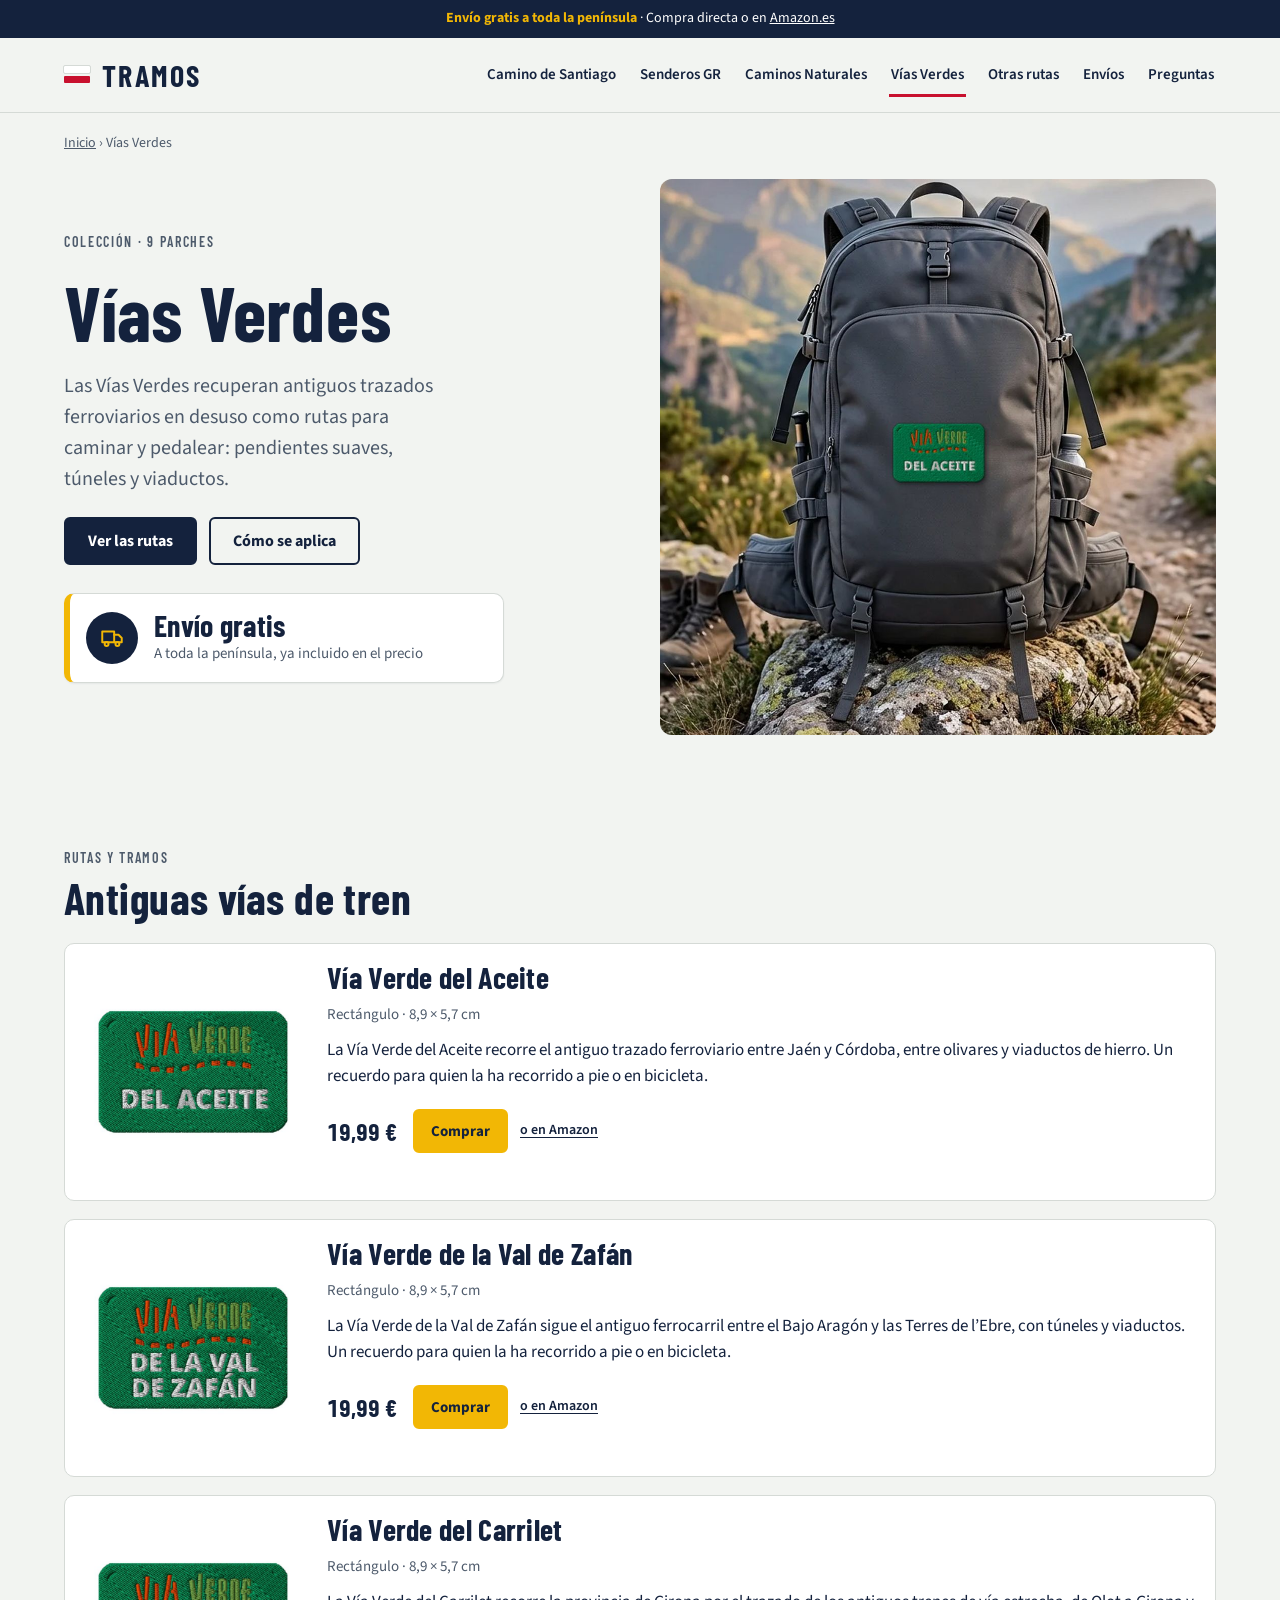
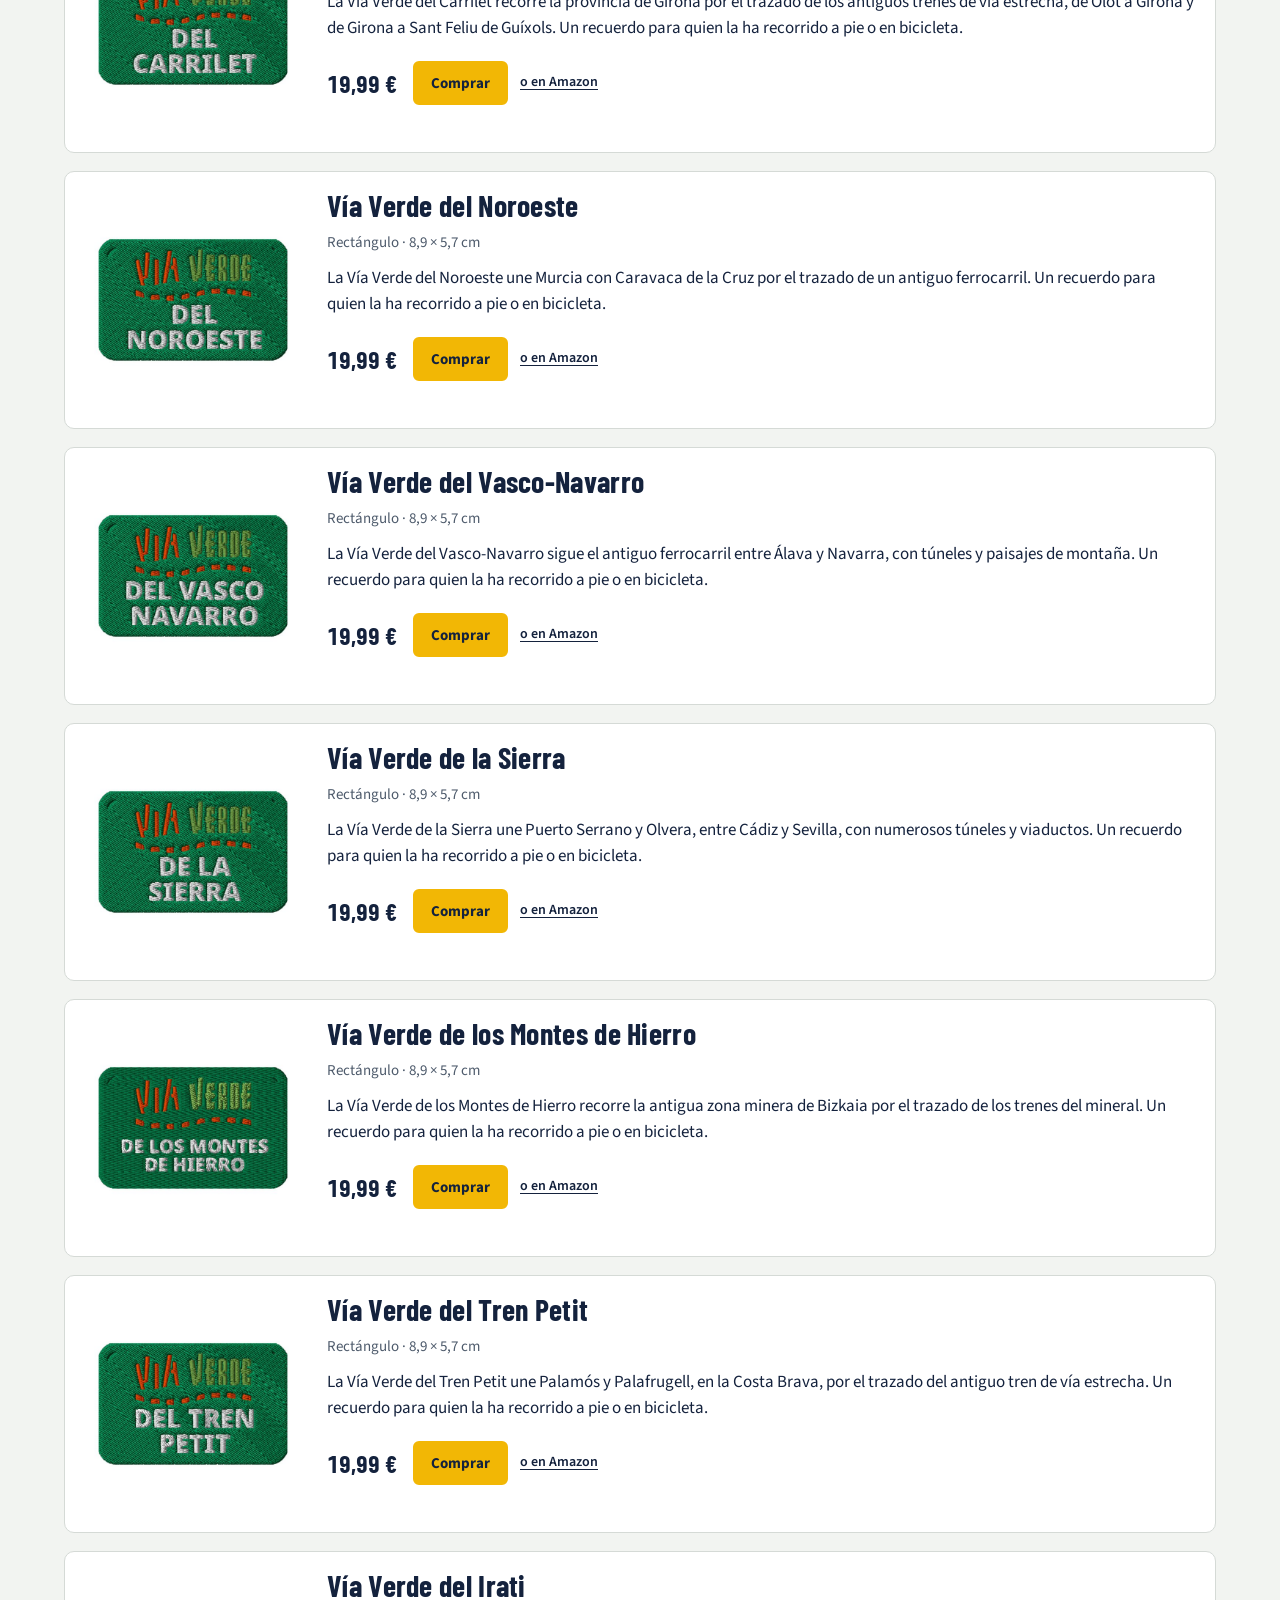
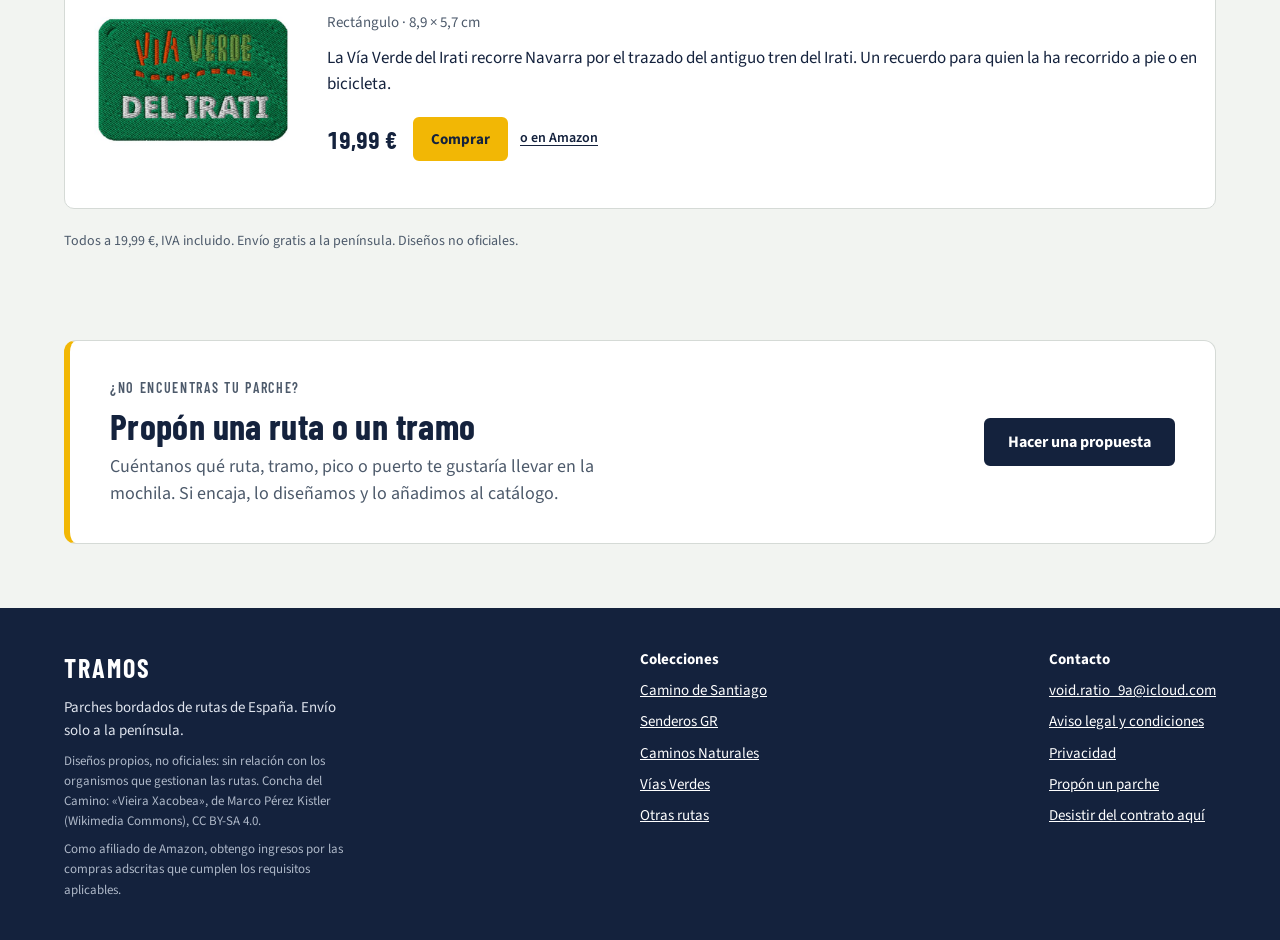
<file: vias-verdes.html>
<!doctype html>
<html lang="es">
<head>
<meta charset="utf-8">
<meta name="viewport" content="width=device-width, initial-scale=1">
<title>Vías Verdes · Tramos</title>
<meta name="description" content="Parches bordados de Vías Verdes: 9 diseños a 19,99 €.">
<script>(function(){var p=location.pathname;if(!/\/$/.test(p)&&!/\.[a-z0-9]+$/i.test(p)){location.replace(p+'/'+location.search+location.hash)}})();</script>
<link rel="icon" href="assets/img/favicon.svg" type="image/svg+xml">
<link rel="stylesheet" href="assets/css/style.css">
</head>
<body>
<div class="topbar"><b>Envío gratis a toda la península</b> · Compra directa o en <a href="https://www.amazon.es/">Amazon.es</a></div>
<header class="site-header"><div class="wrap">
  <a class="logo" href="index.html"><span class="stripe" aria-hidden="true"><span class="w"></span><span class="r"></span></span><b>TRAMOS</b></a>
  <nav class="nav" aria-label="Principal">
    <a class="navlink" href="camino-de-santiago.html">Camino de Santiago</a>
    <a class="navlink" href="senderos-gr.html">Senderos GR</a>
    <a class="navlink" href="caminos-naturales.html">Caminos Naturales</a>
    <a class="navlink" href="vias-verdes.html" aria-current="page">Vías Verdes</a>
    <a class="navlink" href="otras-rutas.html">Otras rutas</a>
    <a class="navlink" href="index.html#envios">Envíos</a>
    <a class="navlink" href="index.html#faq">Preguntas</a>
  </nav>
</div></header>
<main>
<div class="wrap crumbs"><a href="index.html">Inicio</a> › Vías Verdes</div>
<section class="wrap hero" style="padding-top:24px;padding-bottom:48px">
  <div class="stack">
    <span class="eyebrow">Colección · 9 parches</span>
    <h1 class="h-xl">Vías Verdes</h1>
    <p class="lead">Las Vías Verdes recuperan antiguos trazados ferroviarios en desuso como rutas para caminar y pedalear: pendientes suaves, túneles y viaductos.</p>
    <div class="row"><a class="btn btn-solid" href="#rutas">Ver las rutas</a><a class="btn btn-ghost" href="index.html#como">Cómo se aplica</a></div>
    <div class="ship"><span class="ship-ico" aria-hidden="true"><svg viewBox="0 0 24 24" width="26" height="26" fill="none" stroke="currentColor" stroke-width="1.8" stroke-linecap="round" stroke-linejoin="round"><path d="M3 6h11v10H3z"/><path d="M14 9h4l3 3v4h-7"/><circle cx="7" cy="17.5" r="1.8"/><circle cx="17" cy="17.5" r="1.8"/></svg></span><p><b>Envío gratis</b><span>A toda la península, ya incluido en el precio</span></p></div>
  </div>
  <img src="assets/img/col-vv.jpg" alt="Mochila con un parche de la colección Vías Verdes" width="1100" height="1100">
</section>
<section id="rutas" class="wrap section stack">
  <div class="stack" style="gap:6px"><span class="eyebrow">Rutas y tramos</span><h2 class="h-l">Antiguas vías de tren</h2></div>
  <div class="routes">
    <article class="route" id="trm-vv01">
      <img src="assets/img/trm-vv01.jpg" alt="Parche bordado Vía Verde del Aceite" loading="lazy" width="600" height="600">
      <div class="stack">
        <h3>Vía Verde del Aceite</h3>
        <div class="kv"><span>Rectángulo · 8,9 × 5,7 cm</span></div>
        <p>La Vía Verde del Aceite recorre el antiguo trazado ferroviario entre Jaén y Córdoba, entre olivares y viaductos de hierro. Un recuerdo para quien la ha recorrido a pie o en bicicleta.</p>
        <div class="pfoot" style="justify-content:flex-start;gap:16px"><span class="price">19,99 €</span><span class="buyslot" data-sku="TRM-VV01"><span class="soon">Próximamente en Amazon</span></span></div>
      </div>
    </article>
    <article class="route" id="trm-vv02">
      <img src="assets/img/trm-vv02.jpg" alt="Parche bordado Vía Verde de la Val de Zafán" loading="lazy" width="600" height="600">
      <div class="stack">
        <h3>Vía Verde de la Val de Zafán</h3>
        <div class="kv"><span>Rectángulo · 8,9 × 5,7 cm</span></div>
        <p>La Vía Verde de la Val de Zafán sigue el antiguo ferrocarril entre el Bajo Aragón y las Terres de l’Ebre, con túneles y viaductos. Un recuerdo para quien la ha recorrido a pie o en bicicleta.</p>
        <div class="pfoot" style="justify-content:flex-start;gap:16px"><span class="price">19,99 €</span><span class="buyslot" data-sku="TRM-VV02"><span class="soon">Próximamente en Amazon</span></span></div>
      </div>
    </article>
    <article class="route" id="trm-vv03">
      <img src="assets/img/trm-vv03.jpg" alt="Parche bordado Vía Verde del Carrilet" loading="lazy" width="600" height="600">
      <div class="stack">
        <h3>Vía Verde del Carrilet</h3>
        <div class="kv"><span>Rectángulo · 8,9 × 5,7 cm</span></div>
        <p>La Vía Verde del Carrilet recorre la provincia de Girona por el trazado de los antiguos trenes de vía estrecha, de Olot a Girona y de Girona a Sant Feliu de Guíxols. Un recuerdo para quien la ha recorrido a pie o en bicicleta.</p>
        <div class="pfoot" style="justify-content:flex-start;gap:16px"><span class="price">19,99 €</span><span class="buyslot" data-sku="TRM-VV03"><span class="soon">Próximamente en Amazon</span></span></div>
      </div>
    </article>
    <article class="route" id="trm-vv04">
      <img src="assets/img/trm-vv04.jpg" alt="Parche bordado Vía Verde del Noroeste" loading="lazy" width="600" height="600">
      <div class="stack">
        <h3>Vía Verde del Noroeste</h3>
        <div class="kv"><span>Rectángulo · 8,9 × 5,7 cm</span></div>
        <p>La Vía Verde del Noroeste une Murcia con Caravaca de la Cruz por el trazado de un antiguo ferrocarril. Un recuerdo para quien la ha recorrido a pie o en bicicleta.</p>
        <div class="pfoot" style="justify-content:flex-start;gap:16px"><span class="price">19,99 €</span><span class="buyslot" data-sku="TRM-VV04"><span class="soon">Próximamente en Amazon</span></span></div>
      </div>
    </article>
    <article class="route" id="trm-vv05">
      <img src="assets/img/trm-vv05.jpg" alt="Parche bordado Vía Verde del Vasco-Navarro" loading="lazy" width="600" height="600">
      <div class="stack">
        <h3>Vía Verde del Vasco-Navarro</h3>
        <div class="kv"><span>Rectángulo · 8,9 × 5,7 cm</span></div>
        <p>La Vía Verde del Vasco-Navarro sigue el antiguo ferrocarril entre Álava y Navarra, con túneles y paisajes de montaña. Un recuerdo para quien la ha recorrido a pie o en bicicleta.</p>
        <div class="pfoot" style="justify-content:flex-start;gap:16px"><span class="price">19,99 €</span><span class="buyslot" data-sku="TRM-VV05"><span class="soon">Próximamente en Amazon</span></span></div>
      </div>
    </article>
    <article class="route" id="trm-vv06">
      <img src="assets/img/trm-vv06.jpg" alt="Parche bordado Vía Verde de la Sierra" loading="lazy" width="600" height="600">
      <div class="stack">
        <h3>Vía Verde de la Sierra</h3>
        <div class="kv"><span>Rectángulo · 8,9 × 5,7 cm</span></div>
        <p>La Vía Verde de la Sierra une Puerto Serrano y Olvera, entre Cádiz y Sevilla, con numerosos túneles y viaductos. Un recuerdo para quien la ha recorrido a pie o en bicicleta.</p>
        <div class="pfoot" style="justify-content:flex-start;gap:16px"><span class="price">19,99 €</span><span class="buyslot" data-sku="TRM-VV06"><span class="soon">Próximamente en Amazon</span></span></div>
      </div>
    </article>
    <article class="route" id="trm-vv07">
      <img src="assets/img/trm-vv07.jpg" alt="Parche bordado Vía Verde de los Montes de Hierro" loading="lazy" width="600" height="600">
      <div class="stack">
        <h3>Vía Verde de los Montes de Hierro</h3>
        <div class="kv"><span>Rectángulo · 8,9 × 5,7 cm</span></div>
        <p>La Vía Verde de los Montes de Hierro recorre la antigua zona minera de Bizkaia por el trazado de los trenes del mineral. Un recuerdo para quien la ha recorrido a pie o en bicicleta.</p>
        <div class="pfoot" style="justify-content:flex-start;gap:16px"><span class="price">19,99 €</span><span class="buyslot" data-sku="TRM-VV07"><span class="soon">Próximamente en Amazon</span></span></div>
      </div>
    </article>
    <article class="route" id="trm-vv08">
      <img src="assets/img/trm-vv08.jpg" alt="Parche bordado Vía Verde del Tren Petit" loading="lazy" width="600" height="600">
      <div class="stack">
        <h3>Vía Verde del Tren Petit</h3>
        <div class="kv"><span>Rectángulo · 8,9 × 5,7 cm</span></div>
        <p>La Vía Verde del Tren Petit une Palamós y Palafrugell, en la Costa Brava, por el trazado del antiguo tren de vía estrecha. Un recuerdo para quien la ha recorrido a pie o en bicicleta.</p>
        <div class="pfoot" style="justify-content:flex-start;gap:16px"><span class="price">19,99 €</span><span class="buyslot" data-sku="TRM-VV08"><span class="soon">Próximamente en Amazon</span></span></div>
      </div>
    </article>
    <article class="route" id="trm-vv09">
      <img src="assets/img/trm-vv09.jpg" alt="Parche bordado Vía Verde del Irati" loading="lazy" width="600" height="600">
      <div class="stack">
        <h3>Vía Verde del Irati</h3>
        <div class="kv"><span>Rectángulo · 8,9 × 5,7 cm</span></div>
        <p>La Vía Verde del Irati recorre Navarra por el trazado del antiguo tren del Irati. Un recuerdo para quien la ha recorrido a pie o en bicicleta.</p>
        <div class="pfoot" style="justify-content:flex-start;gap:16px"><span class="price">19,99 €</span><span class="buyslot" data-sku="TRM-VV09"><span class="soon">Próximamente en Amazon</span></span></div>
      </div>
    </article>
  </div>
  <p class="muted" style="font-size:14px">Todos a 19,99 €, IVA incluido. Envío gratis a la península. Diseños no oficiales.</p>
</section>
<section class="wrap section" id="propuesta" style="padding-top:24px">
  <div class="propose">
    <div class="stack" style="gap:8px">
      <span class="eyebrow">¿No encuentras tu parche?</span>
      <h2 class="h-l">Propón una ruta o un tramo</h2>
      <p>Cuéntanos qué ruta, tramo, pico o puerto te gustaría llevar en la mochila. Si encaja, lo diseñamos y lo añadimos al catálogo.</p>
    </div>
    <a class="btn btn-solid" href="propuesta.html">Hacer una propuesta</a>
  </div>
</section>
</main>
<footer class="site-footer"><div class="wrap">
  <div class="col"><span class="brand">TRAMOS</span><span>Parches bordados de rutas de España. Envío solo a la península.</span>
    <span class="small">Diseños propios, no oficiales: sin relación con los organismos que gestionan las rutas. Concha del Camino: «Vieira Xacobea», de Marco Pérez Kistler (Wikimedia Commons), CC BY-SA 4.0.</span>
    <span class="small">Como afiliado de Amazon, obtengo ingresos por las compras adscritas que cumplen los requisitos aplicables.</span></div>
  <nav class="col" aria-label="Colecciones"><span style="font-weight:700;color:#fff">Colecciones</span>
    <a href="camino-de-santiago.html">Camino de Santiago</a>
    <a href="senderos-gr.html">Senderos GR</a>
    <a href="caminos-naturales.html">Caminos Naturales</a>
    <a href="vias-verdes.html">Vías Verdes</a>
    <a href="otras-rutas.html">Otras rutas</a>
  </nav>
  <div class="col"><span style="font-weight:700;color:#fff">Contacto</span><a href="mailto:void.ratio_9a@icloud.com">void.ratio_9a@icloud.com</a><a href="aviso-legal.html">Aviso legal y condiciones</a><a href="privacidad.html">Privacidad</a><a href="propuesta.html">Propón un parche</a><a href="desistimiento.html">Desistir del contrato aquí</a></div>
</div></footer>
<script src="assets/js/products.js"></script>
<script src="assets/js/site.js"></script>
</body>
</html>
</file>
<file: assets/css/style.css>
/* Tipografías alojadas en la propia web (licencia SIL OFL 1.1), sin peticiones a Google */
@font-face{font-family:"Barlow Condensed";font-style:normal;font-weight:500;font-display:swap;src:url(../fonts/barlow-condensed-latin-500-normal.woff2) format("woff2")}
@font-face{font-family:"Barlow Condensed";font-style:normal;font-weight:600;font-display:swap;src:url(../fonts/barlow-condensed-latin-600-normal.woff2) format("woff2")}
@font-face{font-family:"Barlow Condensed";font-style:normal;font-weight:700;font-display:swap;src:url(../fonts/barlow-condensed-latin-700-normal.woff2) format("woff2")}
@font-face{font-family:"Source Sans 3";font-style:normal;font-weight:400;font-display:swap;src:url(../fonts/source-sans-3-latin-400-normal.woff2) format("woff2")}
@font-face{font-family:"Source Sans 3";font-style:normal;font-weight:600;font-display:swap;src:url(../fonts/source-sans-3-latin-600-normal.woff2) format("woff2")}
@font-face{font-family:"Source Sans 3";font-style:normal;font-weight:700;font-display:swap;src:url(../fonts/source-sans-3-latin-700-normal.woff2) format("woff2")}
:root{
  --ink:#14223d;--paper:#f2f4f1;--card:#ffffff;--muted:#4d5a6b;--line:#d5dad6;
  --shell:#f2b705;--gr:#c8102e;--moss:#2f5d46;--jac:#1d2c78;
  --display:"Barlow Condensed","Arial Narrow",system-ui,sans-serif;
  --body:"Source Sans 3",system-ui,-apple-system,"Segoe UI",sans-serif;
}
*{box-sizing:border-box}
html{scroll-behavior:smooth}
body{margin:0;background:var(--paper);color:var(--ink);font-family:var(--body);font-size:17px;line-height:1.55}
img{max-width:100%;height:auto;display:block}
a{color:var(--ink)}a:hover{color:var(--gr)}
h1,h2,h3{font-family:var(--display);text-wrap:balance;margin:0;letter-spacing:.01em;line-height:1.05}
p{margin:0}
a:focus-visible,button:focus-visible{outline:3px solid var(--shell);outline-offset:3px}
.wrap{max-width:1200px;margin:0 auto;padding:0 24px}
.topbar{background:var(--ink);color:#fff;font-size:14px;text-align:center;padding:8px 16px}
.topbar a{color:#fff}
.site-header{background:var(--paper);border-bottom:1px solid var(--line)}
.site-header .wrap{display:flex;flex-wrap:wrap;align-items:center;justify-content:space-between;gap:12px 32px;padding-top:14px;padding-bottom:14px}
.logo{display:flex;align-items:center;gap:12px;text-decoration:none}
.logo b{font-family:var(--display);font-weight:700;font-size:30px;letter-spacing:.08em}
.stripe{display:inline-flex;flex-direction:column;gap:3px}
.stripe span{display:block;width:26px;height:7px;border-radius:1px}
.stripe .w{background:#fff;outline:1px solid var(--line)}.stripe .r{background:var(--gr)}
.nav{display:flex;flex-wrap:wrap;gap:4px 20px}
.navlink{text-decoration:none;font-weight:600;font-size:15px;padding:10px 2px;min-height:44px;display:inline-flex;align-items:center}
.navlink[aria-current="page"]{box-shadow:inset 0 -3px 0 var(--gr)}
.btn{display:inline-flex;align-items:center;justify-content:center;min-height:48px;padding:0 22px;border-radius:6px;font-weight:700;text-decoration:none;font-size:16px;border:2px solid var(--ink);cursor:pointer;font-family:var(--body)}
.btn-solid{background:var(--ink);color:#fff}.btn-solid:hover{background:#0b1426;color:#fff}
.btn-ghost{background:transparent;color:var(--ink)}.btn-ghost:hover{background:var(--ink);color:#fff}
.btn-shell{background:var(--shell);border-color:var(--shell);color:var(--ink)}.btn-shell:hover{background:#ffc928;color:var(--ink)}
.btn-light{background:#fff;border-color:#fff;color:var(--ink)}.btn-light:hover{background:var(--shell);border-color:var(--shell);color:var(--ink)}
.eyebrow{font-family:var(--display);font-weight:600;text-transform:uppercase;letter-spacing:.12em;font-size:14px;color:var(--muted)}
.section{padding-top:64px;padding-bottom:64px}
.stack{display:flex;flex-direction:column;gap:22px}
.h-xl{font-size:clamp(44px,6vw,76px);line-height:.98;font-weight:700}
.h-l{font-size:44px}
.lead{font-size:20px;max-width:38ch;color:var(--muted)}
.muted{color:var(--muted)}
.hero{display:grid;grid-template-columns:repeat(auto-fit,minmax(min(100%,460px),1fr));gap:40px;align-items:center;padding-top:56px;padding-bottom:64px}
.hero img{width:100%;aspect-ratio:1/1;object-fit:cover;border-radius:12px}
.facts{display:grid;grid-template-columns:repeat(3,minmax(0,1fr));gap:16px;margin:8px 0 0;padding-top:20px;border-top:1px solid var(--line)}
.facts dt{font-size:12px}
.facts dd{margin:2px 0 0;font-family:var(--display);font-weight:700;font-size:26px;line-height:1.15}
.facts dd small{display:block;margin-top:2px;font-family:var(--body,inherit);font-weight:400;font-size:14px;line-height:1.3;color:var(--muted,#5b6270)}
.row{display:flex;flex-wrap:wrap;gap:12px}
.band{background:var(--jac);color:#fff}
.band .wrap{padding-top:48px;padding-bottom:48px}
.band h2{color:var(--shell)}
.band p{color:#dfe5ff}
.featured{display:grid;grid-template-columns:repeat(auto-fit,minmax(min(100%,380px),1fr));gap:36px;align-items:center}
.featured .imgs{display:grid;grid-template-columns:1fr 1fr;gap:12px}
.featured .imgs img{width:100%;aspect-ratio:1/1;object-fit:cover;border-radius:10px;background:#fff}
.tramos{list-style:none;margin:0;padding:0;display:grid;grid-template-columns:repeat(auto-fit,minmax(170px,1fr));gap:12px}
.tramos li{border-top:4px solid var(--shell);padding-top:10px}
.tramos .n{font-family:var(--display);font-size:14px;letter-spacing:.1em;color:#b9c4f5;text-transform:uppercase}
.tramos .km{display:block;color:#dfe5ff;font-size:15px}
.grid-coll{display:grid;grid-template-columns:repeat(auto-fit,minmax(190px,1fr));gap:16px}
.coll{display:flex;flex-direction:column;gap:10px;text-decoration:none;background:var(--card);border:1px solid var(--line);border-radius:10px;padding:16px;min-width:0}
.coll:hover{border-color:var(--ink);color:var(--ink)}
.coll img{width:100%;aspect-ratio:1/1;object-fit:contain;background:#fff;border-radius:6px}
.coll strong{font-family:var(--display);font-size:24px;line-height:1.1}
.chips{display:flex;flex-wrap:wrap;gap:10px}
.chip{min-height:44px;padding:0 18px;border-radius:999px;border:1.5px solid var(--ink);background:transparent;color:var(--ink);font:600 15px var(--body);cursor:pointer}
.chip:hover{background:#e3e7e3}
.chip.is-on{background:var(--ink);color:#fff}
.grid-p{display:grid;grid-template-columns:repeat(auto-fill,minmax(220px,1fr));gap:18px}
.pcard{display:flex;flex-direction:column;background:var(--card);border:1px solid var(--line);border-radius:10px;overflow:hidden;min-width:0}
.pcard[hidden]{display:none}
.pimg{width:100%;aspect-ratio:1/1;object-fit:contain;background:#fff;display:block}
.pbody{display:flex;flex-direction:column;gap:6px;padding:14px 16px 16px;border-top:1px solid var(--line);flex-grow:1}
.pbody h3{font-family:var(--body);font-size:17px;font-weight:700;line-height:1.3}
.pbody .meta{color:var(--muted);font-size:14px}
.pfoot{display:flex;flex-wrap:wrap;justify-content:space-between;align-items:center;gap:10px;margin-top:auto;padding-top:10px}
.price{font-family:var(--display);font-weight:700;font-size:24px;font-variant-numeric:tabular-nums}
.buy{min-height:44px;font-size:15px;padding:0 16px}
.buyslot{display:inline-flex;align-items:center;gap:12px;flex-wrap:wrap}
.alt-buy{font-size:14px;font-weight:600;color:inherit;text-decoration:underline;text-underline-offset:3px}
.soon{display:inline-flex;align-items:center;min-height:44px;padding:0 14px;border-radius:6px;border:1.5px dashed #8a95a3;color:var(--muted);font-weight:600;font-size:14px}
.routes{display:flex;flex-direction:column;gap:18px}
.route{display:grid;grid-template-columns:minmax(0,220px) minmax(0,1fr);gap:24px;background:var(--card);border:1px solid var(--line);border-radius:10px;padding:18px;align-items:start}
.route img{width:100%;aspect-ratio:1/1;object-fit:contain;background:#fff;border-radius:6px}
.route h3{font-size:30px}
.route .kv{display:flex;flex-wrap:wrap;gap:6px 18px;font-size:15px;color:var(--muted)}
.route .kv b{color:var(--ink)}
.route .stack{gap:10px}
@media (max-width:620px){.route{grid-template-columns:1fr}.route img{max-width:280px}}
.panel{background:var(--card);border-top:1px solid var(--line);border-bottom:1px solid var(--line)}
.steps{margin:0;padding:0;list-style:none;display:flex;flex-direction:column;gap:18px}
.steps li{display:grid;grid-template-columns:44px 1fr;gap:14px}
.steps .num{font-family:var(--display);font-weight:700;font-size:30px;color:var(--gr)}
.cards3{display:grid;grid-template-columns:repeat(auto-fit,minmax(220px,1fr));gap:16px}
.box{background:var(--card);border:1px solid var(--line);border-radius:10px;padding:22px;display:flex;flex-direction:column;gap:6px}
.box strong{font-family:var(--display);font-size:32px;line-height:1.1}
.faq{max-width:860px}
.faq details{border-top:1px solid var(--line);padding:16px 0}
.faq summary{font-weight:700;cursor:pointer;font-size:18px;min-height:32px}
.faq details p{margin:10px 0 0;max-width:68ch;color:var(--muted)}
.crumbs{font-size:14px;color:var(--muted);padding-top:20px}
.crumbs a{color:var(--muted)}
.site-footer{background:var(--ink);color:#dfe4ee}
.site-footer .wrap{padding-top:40px;padding-bottom:40px;display:flex;flex-wrap:wrap;justify-content:space-between;gap:24px}
.site-footer a{color:#fff}
.site-footer .col{display:flex;flex-direction:column;gap:8px;font-size:15px;max-width:42ch}
.site-footer .brand{font-family:var(--display);font-weight:700;font-size:26px;letter-spacing:.08em;color:#fff}
.site-footer .small{font-size:13px;color:#aeb8c8}
@media (prefers-reduced-motion:reduce){html{scroll-behavior:auto}*{transition:none!important}}

/* Páginas legales */
.legal{max-width:760px}
.legal h2{font-family:var(--display);font-size:28px;margin:32px 0 8px}
.legal h3{font-family:var(--display);font-size:21px;margin:22px 0 6px}
.legal p{margin:0 0 12px;line-height:1.55}
.legal blockquote{margin:12px 0;padding:14px 18px;border-left:4px solid var(--line);background:var(--card)}
.dform[hidden]{display:none}
.dform{display:flex;flex-direction:column;gap:14px;max-width:460px;margin-top:20px}
.dform label{display:flex;flex-direction:column;gap:6px;font-weight:600}
.dform input{font:inherit;padding:10px 12px;border:1.5px solid var(--line);border-radius:6px;background:#fff}
.dform .note{font-size:14px;color:var(--muted)}

/* Envío gratis destacado */
.topbar b{color:var(--shell);font-weight:700}
.ship{display:flex;align-items:center;gap:16px;margin-top:6px;padding:16px 22px 16px 16px;max-width:440px;background:var(--card);border:1px solid var(--line);border-left:6px solid var(--shell);border-radius:10px;box-shadow:0 1px 2px rgba(20,34,61,.06)}
.ship-ico{flex:none;display:grid;place-items:center;width:52px;height:52px;border-radius:50%;background:var(--ink);color:var(--shell)}
.ship p{margin:0;display:flex;flex-direction:column;gap:2px}
.ship b{font-family:var(--display);font-weight:700;font-size:30px;line-height:1;letter-spacing:.01em}
.ship p span{font-size:15px;color:var(--muted)}

/* Caja de propuesta */
.propose{display:flex;flex-wrap:wrap;align-items:center;justify-content:space-between;gap:24px 40px;padding:36px 40px;background:var(--card);border:1px solid var(--line);border-left:6px solid var(--shell);border-radius:12px}
.propose p{margin:0;max-width:56ch;color:var(--muted);font-size:18px;line-height:1.5}
.propose .h-l{font-size:36px}
.dform textarea{font:inherit;padding:10px 12px;border:1.5px solid var(--line);border-radius:6px;background:#fff;resize:vertical}
</file>
